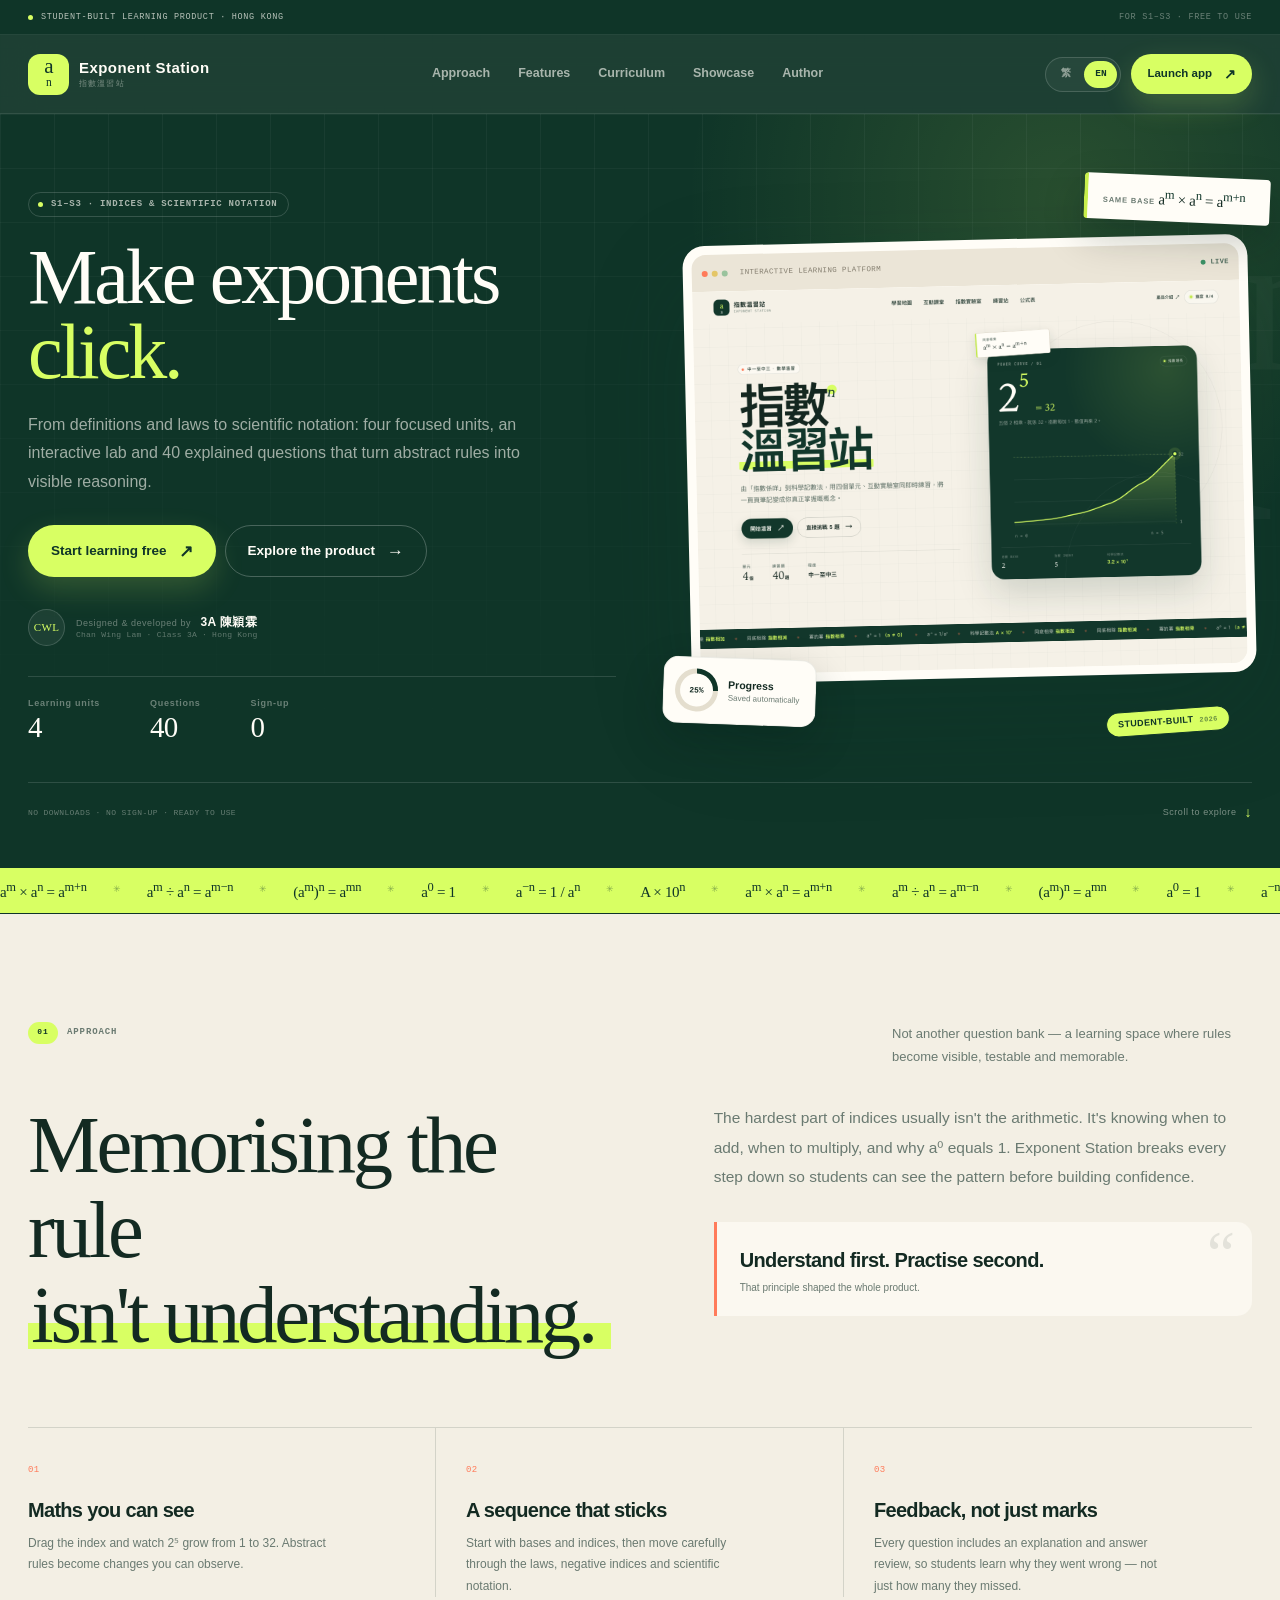
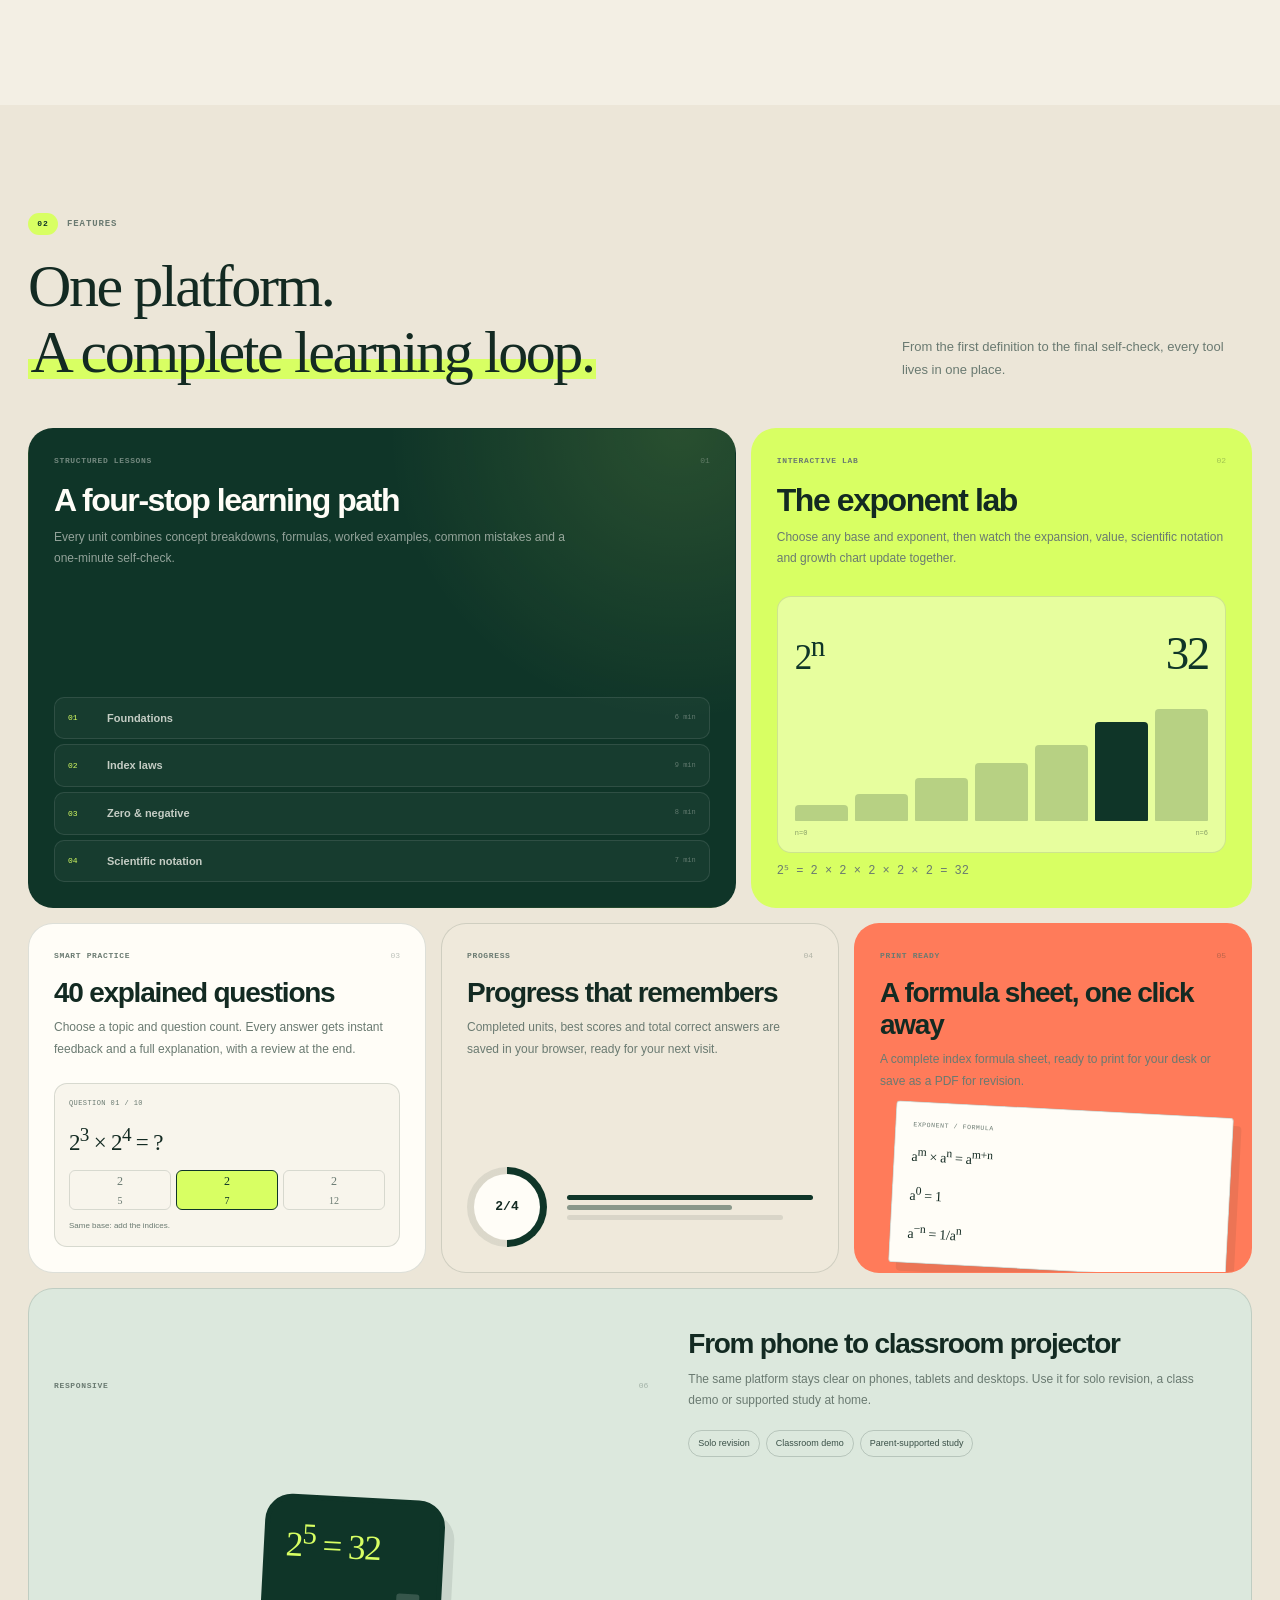
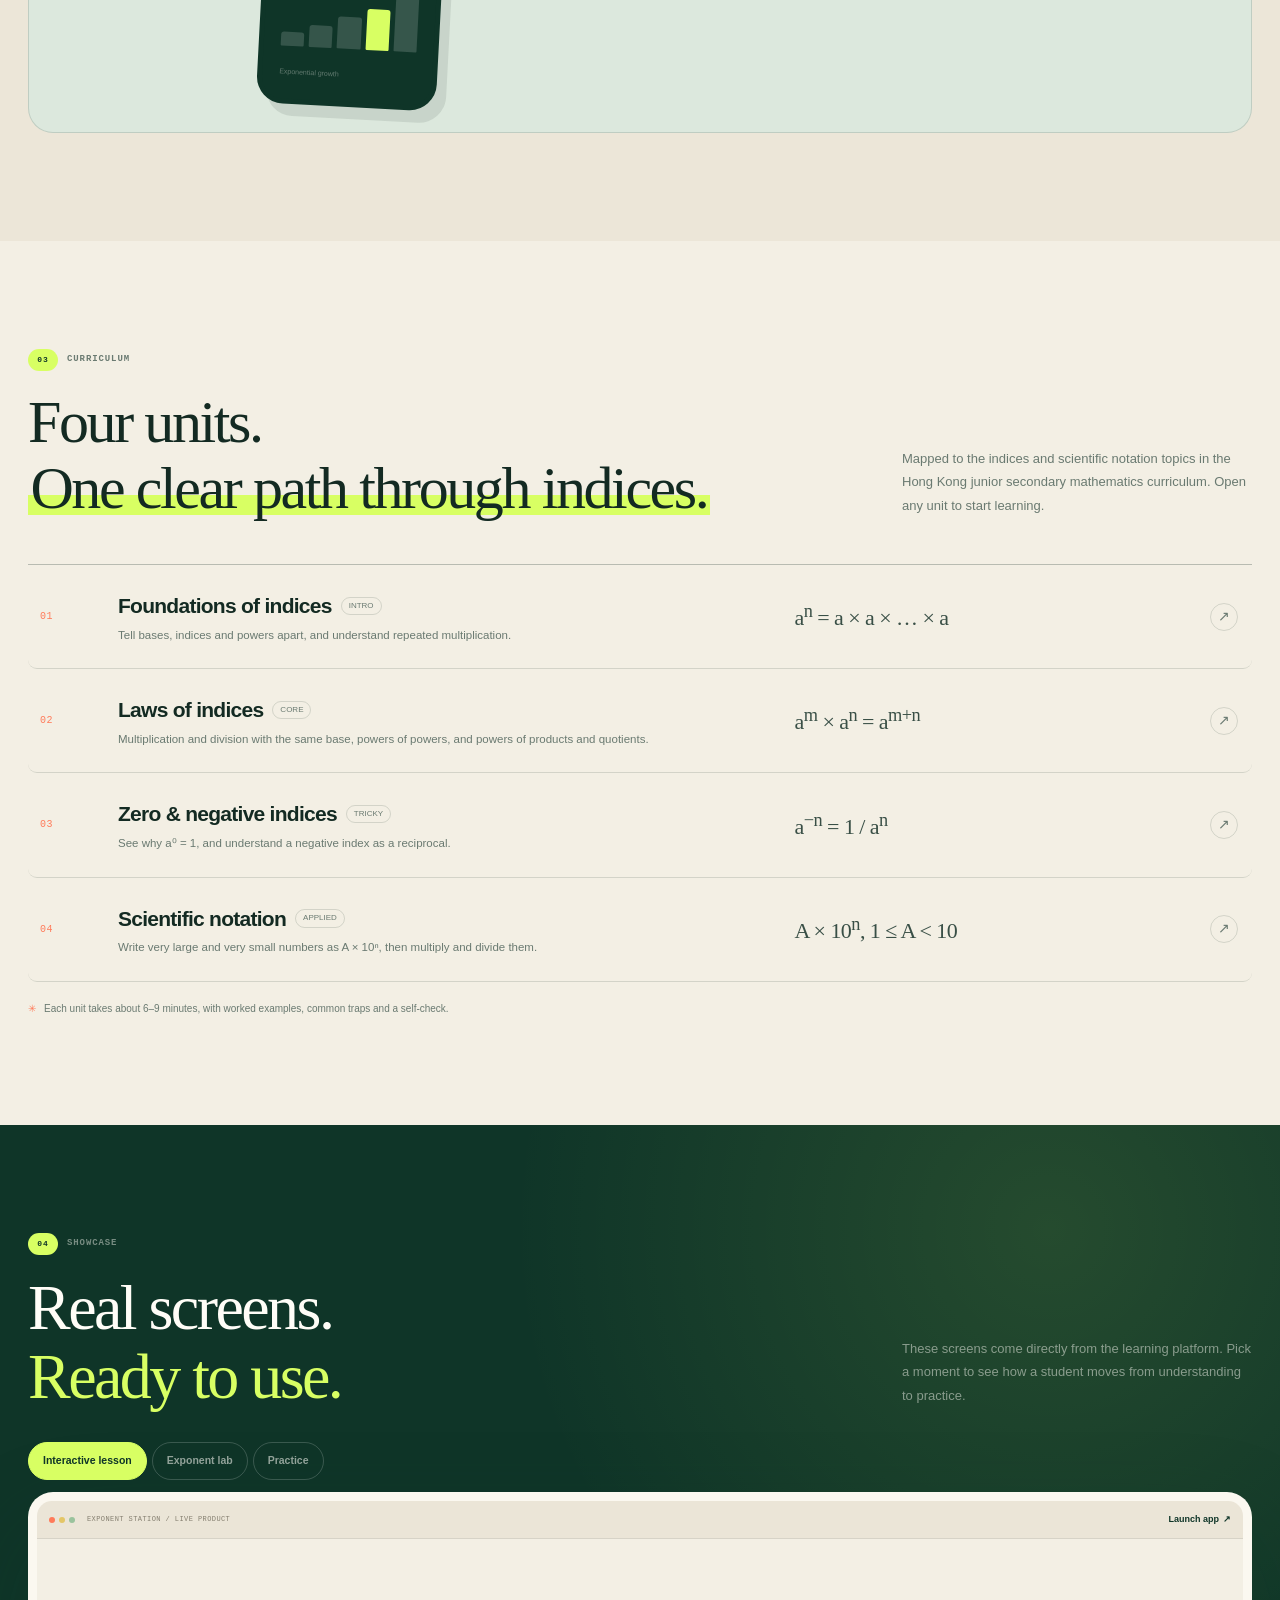
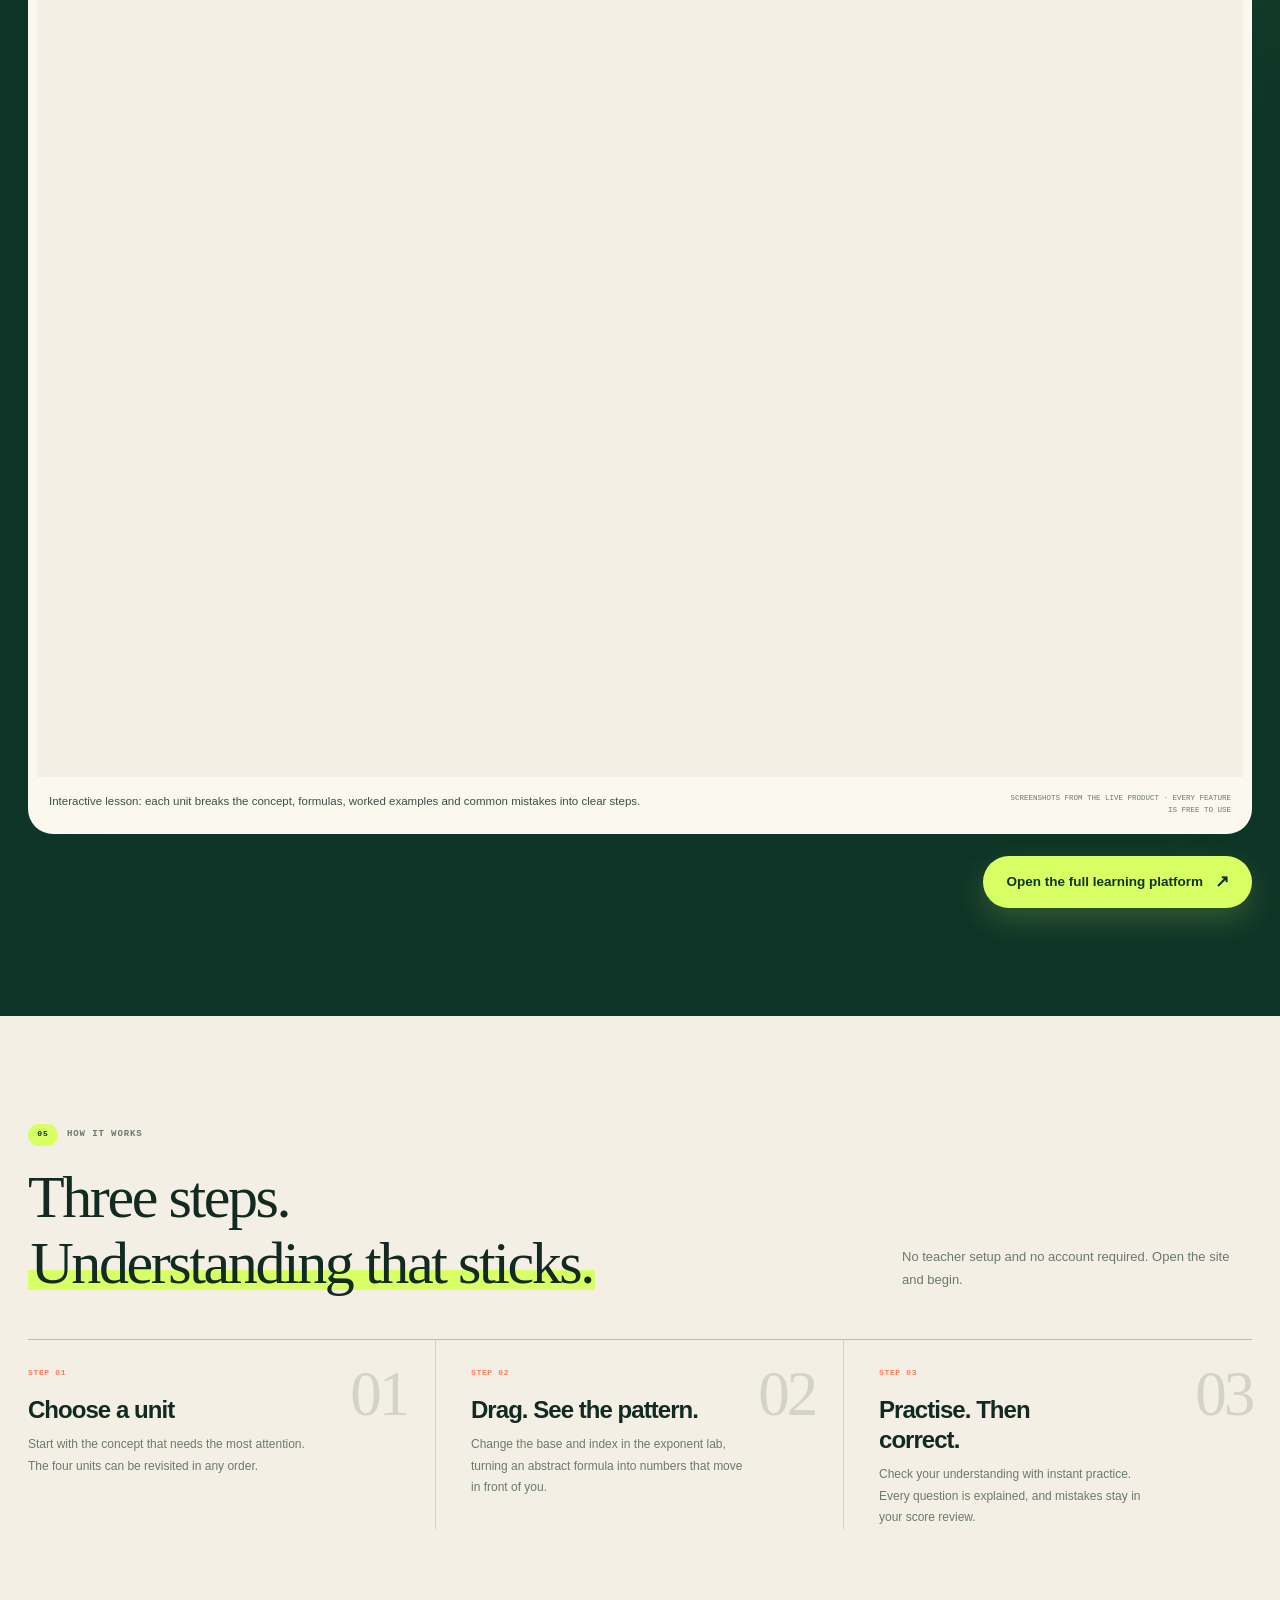
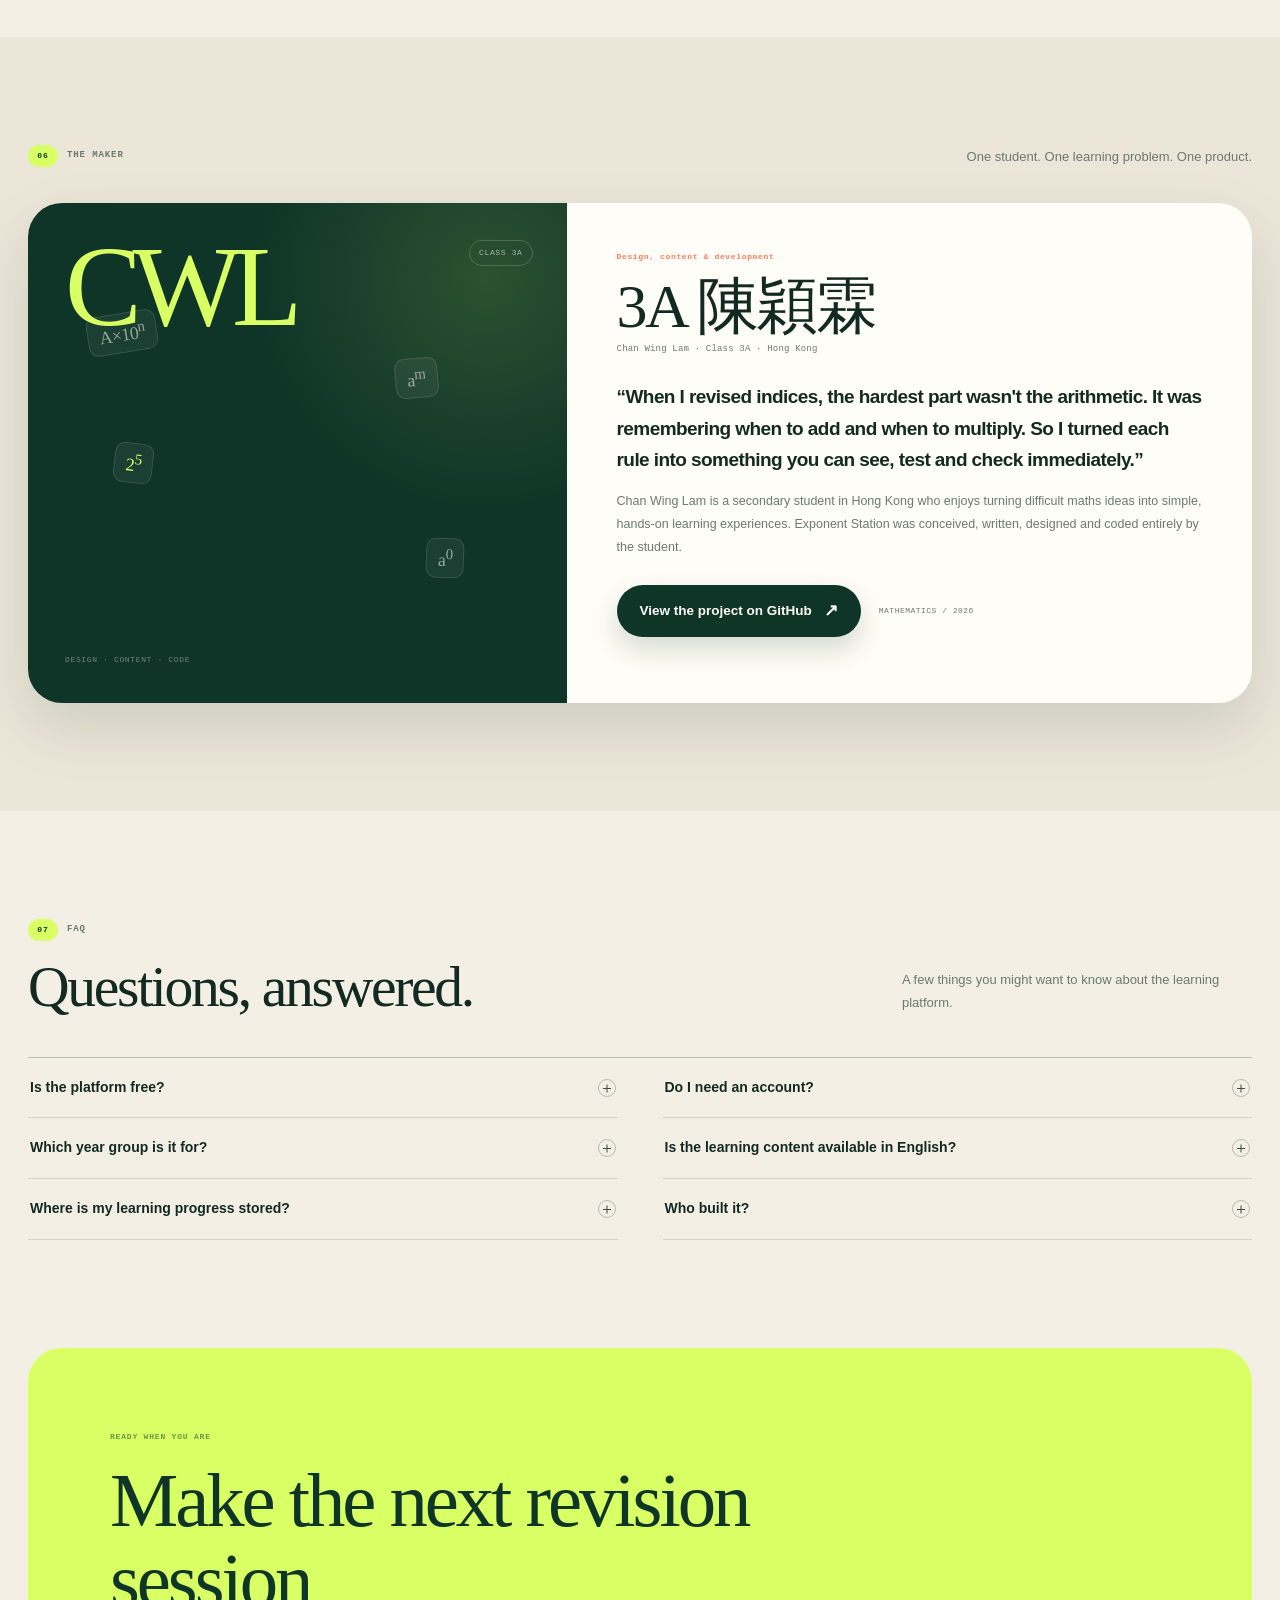
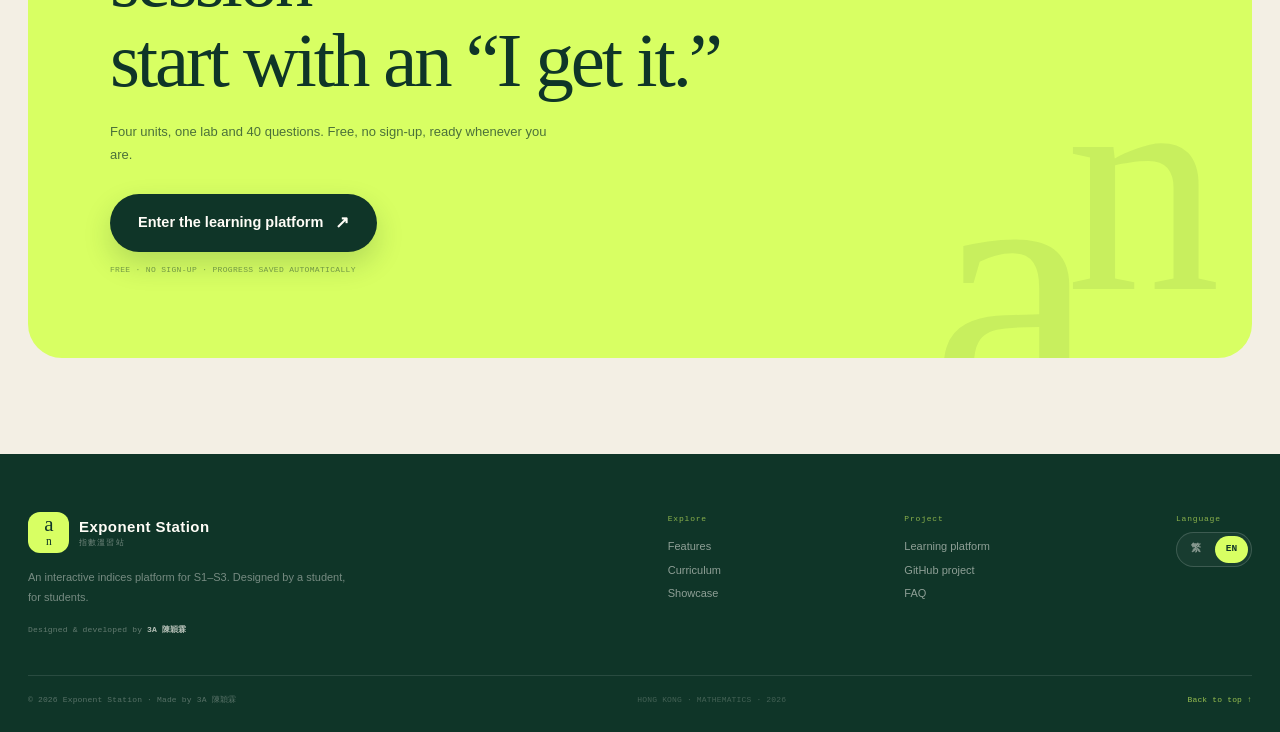
<file: index.html>
<!DOCTYPE html>
<html lang="zh-Hant-HK">
<head>
  <meta charset="UTF-8">
  <meta name="viewport" content="width=device-width, initial-scale=1.0">
  <title>指數溫習站｜中一至中三互動數學學習平台</title>
  <meta name="description" content="指數溫習站是一個為中一至中三學生設計的互動數學平台，涵蓋指數定律、零與負指數及科學記數法，配合指數實驗室、40 題即時練習與學習進度。由 3A 陳穎霖設計及開發。">
  <meta name="author" content="3A 陳穎霖">
  <meta name="theme-color" content="#0f3528">
  <link rel="canonical" href="https://s20240106-web.github.io/Mathematics-learning-website/">
  <link rel="alternate" hreflang="zh-Hant" href="https://s20240106-web.github.io/Mathematics-learning-website/?lang=zh">
  <link rel="alternate" hreflang="en" href="https://s20240106-web.github.io/Mathematics-learning-website/?lang=en">
  <meta property="og:title" content="指數溫習站｜中一至中三互動數學學習平台">
  <meta property="og:description" content="四個單元、互動指數實驗室、40 題即時練習。將指數由「唔明」變成「我識」。由 3A 陳穎霖設計及開發。">
  <meta property="og:type" content="website">
  <meta property="og:url" content="https://s20240106-web.github.io/Mathematics-learning-website/">
  <meta property="og:image" content="https://s20240106-web.github.io/Mathematics-learning-website/assets/social-preview.png">
  <meta property="og:image:alt" content="指數溫習站產品網站首頁">
  <meta property="og:locale" content="zh_HK">
  <meta property="og:locale:alternate" content="en_GB">
  <meta name="twitter:card" content="summary_large_image">
  <meta name="twitter:image" content="https://s20240106-web.github.io/Mathematics-learning-website/assets/social-preview.png">
  <link rel="icon" href="data:image/svg+xml,%3Csvg xmlns='http://www.w3.org/2000/svg' viewBox='0 0 64 64'%3E%3Crect width='64' height='64' rx='16' fill='%230f3528'/%3E%3Ctext x='13' y='45' font-family='Georgia,serif' font-size='38' fill='%23d8ff63'%3E2%3C/text%3E%3Ctext x='37' y='29' font-family='Georgia,serif' font-size='24' fill='%23fffdf7'%3E5%3C/text%3E%3C/svg%3E">
  <link rel="preload" as="image" href="assets/app-home.png" fetchpriority="high">
  <link rel="stylesheet" href="site.css">
  <script defer src="site.js"></script>
  <script type="application/ld+json">
  {
    "@context": "https://schema.org",
    "@type": "EducationalApplication",
    "name": "指數溫習站 / Exponent Station",
    "url": "https://s20240106-web.github.io/Mathematics-learning-website/",
    "applicationCategory": "EducationalApplication",
    "operatingSystem": "Web",
    "inLanguage": ["zh-Hant-HK", "en"],
    "description": "An interactive exponents and scientific notation revision platform for junior secondary students, featuring four learning units, an exponent lab, and 40 explained practice questions.",
    "author": {
      "@type": "Person",
      "name": "陳穎霖",
      "alternateName": "Chan Wing Lam"
    },
    "offers": {
      "@type": "Offer",
      "price": "0",
      "priceCurrency": "HKD"
    }
  }
  </script>
</head>
<body data-lang="zh">
  <a class="skip-link" href="#main" data-i18n="skip">跳至主要內容</a>

  <div class="announcement">
    <div class="container announcement-inner">
      <p><span class="announcement-dot" aria-hidden="true"></span><span data-i18n="announcementLeft">學生原創學習產品 · 香港</span></p>
      <p class="announcement-right" data-i18n="announcementRight">適合中一至中三 · 免費使用</p>
    </div>
  </div>

  <header class="site-header" id="siteHeader">
    <div class="container header-inner">
      <a class="brand" href="#top" aria-label="指數溫習站首頁" data-i18n-aria="brandHome">
        <span class="brand-mark" aria-hidden="true">a<sup>n</sup></span>
        <span class="brand-copy">
          <span class="brand-name" data-i18n="brandName">指數溫習站</span>
          <span class="brand-sub" data-i18n="brandSub">EXPONENT STATION</span>
        </span>
      </a>

      <nav class="desktop-nav" id="desktopNav" aria-label="主要導覽" data-i18n-aria="mainNavLabel">
        <a href="#why" data-i18n="navApproach">理念</a>
        <a href="#features" data-i18n="navFeatures">功能</a>
        <a href="#curriculum" data-i18n="navCurriculum">課程</a>
        <a href="#showcase" data-i18n="navShowcase">示範</a>
        <a href="#author" data-i18n="navAuthor">作者</a>
      </nav>

      <div class="header-actions">
        <div class="lang-toggle" role="group" aria-label="選擇語言" data-i18n-aria="langLabel">
          <button class="lang-btn" type="button" data-lang="zh" aria-pressed="true" aria-label="繁體中文">繁</button>
          <button class="lang-btn" type="button" data-lang="en" aria-pressed="false" aria-label="English">EN</button>
        </div>
        <a class="btn btn-lime btn-header" href="app/">
          <span data-i18n="headerCta">開啟平台</span>
          <span class="btn-arrow" aria-hidden="true">↗</span>
        </a>
        <button class="menu-btn" id="menuBtn" type="button" aria-expanded="false" aria-controls="mobileNav" aria-label="開啟選單" data-i18n-aria="menuOpen">
          <span></span><span></span>
        </button>
      </div>
    </div>

    <nav class="mobile-nav" id="mobileNav" aria-label="流動選單" data-i18n-aria="mobileNavLabel">
      <a href="#why" data-i18n="navApproach">理念</a>
      <a href="#features" data-i18n="navFeatures">功能</a>
      <a href="#curriculum" data-i18n="navCurriculum">課程</a>
      <a href="#showcase" data-i18n="navShowcase">示範</a>
      <a href="#author" data-i18n="navAuthor">作者</a>
      <a href="app/" class="mobile-nav-cta">
        <span data-i18n="headerCta">開啟平台</span>
        <span aria-hidden="true">↗</span>
      </a>
    </nav>
  </header>

  <main id="main">
    <section class="hero" id="top">
      <div class="hero-grid-bg" aria-hidden="true"></div>
      <span class="hero-watermark" aria-hidden="true">a<sup>n</sup></span>
      <div class="container hero-inner">
        <div class="hero-copy">
          <p class="eyebrow"><span class="eyebrow-dot" aria-hidden="true"></span><span data-i18n="heroEyebrow">中一至中三 · 指數與科學記數法</span></p>
          <h1 class="hero-title">
            <span class="hero-title-line" data-i18n="heroTitle1">讓指數，</span>
            <span class="hero-title-line hero-accent" data-i18n="heroTitle2">真正入腦。</span>
          </h1>
          <p class="hero-lead" data-i18n="heroLead">由定義、定律到科學記數法：四個單元、互動實驗室與 40 題即時練習，將抽象規則變成看得見的推理。</p>
          <div class="hero-actions">
            <a class="btn btn-lime" href="app/">
              <span data-i18n="ctaStart">免費開始學習</span>
              <span class="btn-arrow" aria-hidden="true">↗</span>
            </a>
            <a class="btn btn-ghost-light" href="#features">
              <span data-i18n="ctaExplore">探索產品</span>
              <span class="btn-arrow" aria-hidden="true">→</span>
            </a>
          </div>

          <div class="hero-author">
            <span class="author-avatar" aria-hidden="true">CWL</span>
            <p>
              <span class="hero-author-label" data-i18n="heroAuthorLabel">設計及開發</span>
              <strong>3A 陳穎霖</strong>
              <span class="hero-author-role">Chan Wing Lam · <span data-i18n="heroAuthorRole">3A 班 · 香港</span></span>
            </p>
          </div>

          <dl class="hero-stats">
            <div><dt data-i18n="heroStatUnits">學習單元</dt><dd>4</dd></div>
            <div><dt data-i18n="heroStatQuestions">練習題</dt><dd>40</dd></div>
            <div><dt data-i18n="heroStatSignup">註冊</dt><dd data-i18n="heroStatSignupValue">零</dd></div>
          </dl>
        </div>

        <div class="hero-visual">
          <div class="product-frame">
            <div class="window-chrome">
              <span class="window-dots" aria-hidden="true"><i></i><i></i><i></i></span>
              <span class="window-label" data-i18n="browserLabel">互動學習平台</span>
              <span class="window-live"><i aria-hidden="true"></i>LIVE</span>
            </div>
            <div class="product-shot-wrap">
              <img class="product-shot" src="assets/app-home.png" alt="指數溫習站學習平台首頁，展示指數增長圖表與學習進度" data-i18n-alt="heroImageAlt">
            </div>
          </div>

          <div class="float-card float-progress">
            <div class="progress-dial" aria-hidden="true"><span>25%</span></div>
            <div>
              <strong data-i18n="floatProgress">學習進度</strong>
              <small data-i18n="floatProgressSub">自動儲存</small>
            </div>
          </div>

          <div class="float-card float-formula">
            <span data-i18n="floatFormula">同底相乘</span>
            a<sup>m</sup> × a<sup>n</sup> = a<sup>m+n</sup>
          </div>

          <span class="student-sticker"><span data-i18n="heroSticker">學生原創</span><b>2026</b></span>
        </div>
      </div>

      <div class="container hero-bottom">
        <span class="hero-bottom-note" data-i18n="heroFootnote">無需下載 · 無需註冊 · 即開即用</span>
        <a class="scroll-cue" href="#why"><span data-i18n="scrollHint">向下探索</span><span aria-hidden="true">↓</span></a>
      </div>
    </section>

    <div class="concept-ticker" aria-hidden="true">
      <div class="concept-ticker-track">
        <span>a<sup>m</sup> × a<sup>n</sup> = a<sup>m+n</sup></span><i>✳</i>
        <span>a<sup>m</sup> ÷ a<sup>n</sup> = a<sup>m−n</sup></span><i>✳</i>
        <span>(a<sup>m</sup>)<sup>n</sup> = a<sup>mn</sup></span><i>✳</i>
        <span>a<sup>0</sup> = 1</span><i>✳</i>
        <span>a<sup>−n</sup> = 1 / a<sup>n</sup></span><i>✳</i>
        <span>A × 10<sup>n</sup></span><i>✳</i>
        <span>a<sup>m</sup> × a<sup>n</sup> = a<sup>m+n</sup></span><i>✳</i>
        <span>a<sup>m</sup> ÷ a<sup>n</sup> = a<sup>m−n</sup></span><i>✳</i>
        <span>(a<sup>m</sup>)<sup>n</sup> = a<sup>mn</sup></span><i>✳</i>
        <span>a<sup>0</sup> = 1</span><i>✳</i>
        <span>a<sup>−n</sup> = 1 / a<sup>n</sup></span><i>✳</i>
        <span>A × 10<sup>n</sup></span><i>✳</i>
      </div>
    </div>

    <section class="section why" id="why">
      <div class="container">
        <div class="section-index">
          <p class="kicker"><span>01</span><span data-i18n="whyKicker">理念</span></p>
          <p class="section-side" data-i18n="whySide">不是再多一個題庫，而是一個讓規則變得可見、可試、可記住的學習空間。</p>
        </div>

        <div class="why-grid">
          <h2 class="why-title">
            <span data-i18n="whyTitle1">背完公式，</span>
            <span class="underline" data-i18n="whyTitle2">唔等於明白。</span>
          </h2>
          <div class="why-copy">
            <p data-i18n="whyLead">指數最難的地方，往往不是計算，而是分辨幾時相加、幾時相乘，以及為甚麼 a⁰ 會等於 1。指數溫習站把每一步拆開，讓學生先看見規律，再建立信心。</p>
            <div class="why-quote">
              <span class="quote-mark" aria-hidden="true">“</span>
              <p data-i18n="whyQuote">先理解，後練習。</p>
              <small data-i18n="whyQuoteSub">這是整個產品的設計起點。</small>
            </div>
          </div>
        </div>

        <div class="principles">
          <article class="principle">
            <span class="principle-num">01</span>
            <h3 data-i18n="principle1Title">看得見的數學</h3>
            <p data-i18n="principle1Body">拖動指數，看着 2⁵ 由 1 增長到 32。抽象規則變成可以觀察的變化。</p>
          </article>
          <article class="principle">
            <span class="principle-num">02</span>
            <h3 data-i18n="principle2Title">有次序的課程</h3>
            <p data-i18n="principle2Body">由底數與指數開始，逐層走到定律、負指數與科學記數法，不跳步。</p>
          </article>
          <article class="principle">
            <span class="principle-num">03</span>
            <h3 data-i18n="principle3Title">有回饋的練習</h3>
            <p data-i18n="principle3Body">每一題都有解釋與答案回顧，讓學生知道自己為甚麼錯，而不只是錯了幾題。</p>
          </article>
        </div>
      </div>
    </section>

    <section class="section features" id="features">
      <div class="container">
        <div class="section-heading">
          <div>
            <p class="kicker"><span>02</span><span data-i18n="featuresKicker">產品功能</span></p>
            <h2>
              <span data-i18n="featuresTitle1">一個平台，</span>
              <span class="underline" data-i18n="featuresTitle2">完整的學習循環。</span>
            </h2>
          </div>
          <p class="section-lead" data-i18n="featuresLead">由第一條定義，到最後一次自我檢查，所有工具都放在同一個地方。</p>
        </div>

        <div class="feature-grid">
          <article class="feature feature-dark feature-wide">
            <div class="feature-topline">
              <span class="feature-tag" data-i18n="feature1Tag">STRUCTURED LESSONS</span>
              <span class="feature-index">01</span>
            </div>
            <h3 data-i18n="feature1Title">四站式學習路徑</h3>
            <p data-i18n="feature1Body">每個單元都有概念拆解、公式、例題、常見錯誤與一分鐘自測，讓學生按自己的節奏完成。</p>
            <div class="lesson-stack" aria-hidden="true">
              <div class="lesson-stack-item"><span>01</span><b data-i18n="featureUnit1">指數基礎</b><i data-i18n="featureTime1">6 分鐘</i></div>
              <div class="lesson-stack-item"><span>02</span><b data-i18n="featureUnit2">指數定律</b><i data-i18n="featureTime2">9 分鐘</i></div>
              <div class="lesson-stack-item"><span>03</span><b data-i18n="featureUnit3">零與負指數</b><i data-i18n="featureTime3">8 分鐘</i></div>
              <div class="lesson-stack-item"><span>04</span><b data-i18n="featureUnit4">科學記數法</b><i data-i18n="featureTime4">7 分鐘</i></div>
            </div>
          </article>

          <article class="feature feature-lime">
            <div class="feature-topline">
              <span class="feature-tag" data-i18n="feature2Tag">INTERACTIVE LAB</span>
              <span class="feature-index">02</span>
            </div>
            <h3 data-i18n="feature2Title">指數實驗室</h3>
            <p data-i18n="feature2Body">自由選擇底數與指數，即時觀察展開式、數值、科學記數法與增長圖表。</p>
            <div class="lab-visual" aria-hidden="true">
              <div class="lab-visual-head"><span>2<sup>n</sup></span><strong>32</strong></div>
              <div class="lab-bars">
                <i style="--h: 14%"></i><i style="--h: 24%"></i><i style="--h: 38%"></i><i style="--h: 52%"></i><i style="--h: 68%"></i><i class="is-on" style="--h: 88%"></i><i style="--h: 100%"></i>
              </div>
              <div class="lab-axis"><span>n=0</span><span>n=6</span></div>
            </div>
            <p class="feature-caption" data-i18n="feature2Caption">2⁵ = 2 × 2 × 2 × 2 × 2 = 32</p>
          </article>

          <article class="feature feature-paper">
            <div class="feature-topline">
              <span class="feature-tag" data-i18n="feature3Tag">SMART PRACTICE</span>
              <span class="feature-index">03</span>
            </div>
            <h3 data-i18n="feature3Title">40 題即時練習</h3>
            <p data-i18n="feature3Body">自選範圍與題量，每題即時批改並附完整解釋；完成後有成績與錯題回顧。</p>
            <div class="mini-quiz" aria-hidden="true">
              <span class="mini-quiz-label" data-i18n="miniQuizLabel">題目 01 / 10</span>
              <strong>2<sup>3</sup> × 2<sup>4</sup> = ?</strong>
              <div class="mini-options">
                <span>2<sup>5</sup></span>
                <span class="mini-correct">2<sup>7</sup></span>
                <span>2<sup>12</sup></span>
              </div>
              <small data-i18n="miniQuizHint">同底相乘，指數相加。</small>
            </div>
          </article>

          <article class="feature feature-cream">
            <div class="feature-topline">
              <span class="feature-tag" data-i18n="feature4Tag">PROGRESS</span>
              <span class="feature-index">04</span>
            </div>
            <h3 data-i18n="feature4Title">進度會自己記住</h3>
            <p data-i18n="feature4Body">單元完成度、最佳成績與累積答對題數自動儲存在瀏覽器，下次回來即可繼續。</p>
            <div class="progress-visual" aria-hidden="true">
              <div class="progress-ring"><span>2/4</span></div>
              <div class="progress-lines"><i></i><i></i><i></i></div>
            </div>
          </article>

          <article class="feature feature-coral">
            <div class="feature-topline">
              <span class="feature-tag" data-i18n="feature5Tag">PRINT READY</span>
              <span class="feature-index">05</span>
            </div>
            <h3 data-i18n="feature5Title">公式表，一按即印</h3>
            <p data-i18n="feature5Body">整理齊全的指數速查表，適合列印貼在書桌前，或儲存成 PDF 溫習。</p>
            <div class="paper-stack" aria-hidden="true">
              <div class="paper-sheet">
                <span>EXPONENT / FORMULA</span>
                <b>a<sup>m</sup> × a<sup>n</sup> = a<sup>m+n</sup></b>
                <b>a<sup>0</sup> = 1</b>
                <b>a<sup>−n</sup> = 1/a<sup>n</sup></b>
              </div>
            </div>
          </article>

          <article class="feature feature-wide feature-sage">
            <div class="feature-topline">
              <span class="feature-tag" data-i18n="feature6Tag">RESPONSIVE</span>
              <span class="feature-index">06</span>
            </div>
            <div class="responsive-copy">
              <h3 data-i18n="feature6Title">由手機到課室投影</h3>
              <p data-i18n="feature6Body">同一個平台，在手機、平板與桌面都保持清晰。無論自學、課堂示範或家長伴讀，都可以即開即用。</p>
              <ul class="tag-list">
                <li data-i18n="feature6Bullet1">手機自學</li>
                <li data-i18n="feature6Bullet2">課堂投影</li>
                <li data-i18n="feature6Bullet3">家長伴讀</li>
              </ul>
            </div>
            <div class="phone-stack" aria-hidden="true">
              <div class="phone-screen">
                <span>2<sup>5</sup> = 32</span>
                <div class="phone-bars"><i></i><i></i><i></i><i></i><i></i></div>
                <small data-i18n="phoneCaption">指數增長</small>
              </div>
            </div>
          </article>
        </div>
      </div>
    </section>

    <section class="section curriculum" id="curriculum">
      <div class="container">
        <div class="section-heading">
          <div>
            <p class="kicker"><span>03</span><span data-i18n="curriculumKicker">課程範圍</span></p>
            <h2>
              <span data-i18n="curriculumTitle1">四個單元，</span>
              <span class="underline" data-i18n="curriculumTitle2">一條清晰的指數路徑。</span>
            </h2>
          </div>
          <p class="section-lead" data-i18n="curriculumLead">對應香港初中數學課程中的指數與科學記數法單元。點擊任何單元，直接跳到學習平台開始。</p>
        </div>

        <div class="curriculum-list">
          <a class="curriculum-row" href="app/?unit=basics#lesson">
            <span class="curriculum-num">01</span>
            <div class="curriculum-body">
              <div class="curriculum-title-row"><h3 data-i18n="unit1Title">指數基礎</h3><span class="curriculum-tag" data-i18n="unit1Tag">入門</span></div>
              <p data-i18n="unit1Desc">分清楚底數、指數與冪，理解重複相乘的意義。</p>
            </div>
            <div class="curriculum-formula">a<sup>n</sup> = a × a × … × a</div>
            <span class="curriculum-arrow" aria-hidden="true">↗</span>
          </a>
          <a class="curriculum-row" href="app/?unit=laws#lesson">
            <span class="curriculum-num">02</span>
            <div class="curriculum-body">
              <div class="curriculum-title-row"><h3 data-i18n="unit2Title">指數定律</h3><span class="curriculum-tag" data-i18n="unit2Tag">核心</span></div>
              <p data-i18n="unit2Desc">同底相乘、同底相除、冪的冪，以及積與商的次方。</p>
            </div>
            <div class="curriculum-formula">a<sup>m</sup> × a<sup>n</sup> = a<sup>m+n</sup></div>
            <span class="curriculum-arrow" aria-hidden="true">↗</span>
          </a>
          <a class="curriculum-row" href="app/?unit=negative#lesson">
            <span class="curriculum-num">03</span>
            <div class="curriculum-body">
              <div class="curriculum-title-row"><h3 data-i18n="unit3Title">零與負指數</h3><span class="curriculum-tag" data-i18n="unit3Tag">易錯</span></div>
              <p data-i18n="unit3Desc">用規律解釋 a⁰ = 1，理解負指數就是倒數。</p>
            </div>
            <div class="curriculum-formula">a<sup>−n</sup> = 1 / a<sup>n</sup></div>
            <span class="curriculum-arrow" aria-hidden="true">↗</span>
          </a>
          <a class="curriculum-row" href="app/?unit=notation#lesson">
            <span class="curriculum-num">04</span>
            <div class="curriculum-body">
              <div class="curriculum-title-row"><h3 data-i18n="unit4Title">科學記數法</h3><span class="curriculum-tag" data-i18n="unit4Tag">應用</span></div>
              <p data-i18n="unit4Desc">以 A × 10ⁿ 表示極大與極小的數，並進行乘除運算。</p>
            </div>
            <div class="curriculum-formula">A × 10<sup>n</sup>, 1 ≤ A &lt; 10</div>
            <span class="curriculum-arrow" aria-hidden="true">↗</span>
          </a>
        </div>
        <p class="curriculum-note"><span aria-hidden="true">✳</span><span data-i18n="curriculumNote">每個單元約 6–9 分鐘，附例題、易錯位與自測。</span></p>
      </div>
    </section>

    <section class="section showcase" id="showcase">
      <div class="container">
        <div class="showcase-head">
          <div>
            <p class="kicker kicker-light"><span>04</span><span data-i18n="showcaseKicker">產品示範</span></p>
            <h2>
              <span data-i18n="showcaseTitle1">真實畫面，</span>
              <span class="showcase-accent" data-i18n="showcaseTitle2">即開即用。</span>
            </h2>
          </div>
          <p class="section-lead" data-i18n="showcaseLead">以下畫面直接來自學習平台。揀一個環節，看看學生如何由理解走到練習。</p>
        </div>

        <div class="demo-tabs" role="tablist" aria-label="產品示範" data-i18n-aria="demoTabsLabel">
          <button class="demo-tab" id="tab-lesson" type="button" role="tab" aria-selected="true" aria-controls="demoPanel" data-demo="lesson" data-i18n="tabLesson">互動課堂</button>
          <button class="demo-tab" id="tab-lab" type="button" role="tab" aria-selected="false" aria-controls="demoPanel" tabindex="-1" data-demo="lab" data-i18n="tabLab">指數實驗室</button>
          <button class="demo-tab" id="tab-practice" type="button" role="tab" aria-selected="false" aria-controls="demoPanel" tabindex="-1" data-demo="practice" data-i18n="tabPractice">練習站</button>
        </div>

        <div class="demo-frame">
          <div class="demo-browser">
            <span class="window-dots" aria-hidden="true"><i></i><i></i><i></i></span>
            <span class="demo-browser-label">EXPONENT STATION / LIVE PRODUCT</span>
            <a href="app/" class="demo-open" target="_top"><span data-i18n="headerCta">開啟平台</span><span aria-hidden="true">↗</span></a>
          </div>
          <div class="demo-stage" id="demoPanel" role="tabpanel" aria-labelledby="tab-lesson" aria-live="polite">
            <img id="demoImage" src="assets/app-lesson.png" alt="指數溫習站互動課堂畫面" data-i18n-alt="demoAltLesson" decoding="async">
          </div>
          <div class="demo-footer">
            <p id="demoCaption" data-i18n="demoCaptionLesson">互動課堂：每個單元由概念、公式、例題到易錯位，逐格拆解。</p>
            <span data-i18n="showcaseNote">示範為真實產品截圖 · 所有功能均可免費使用</span>
          </div>
        </div>

        <div class="showcase-cta">
          <a class="btn btn-lime" href="app/">
            <span data-i18n="showcaseCta">開啟完整學習平台</span>
            <span class="btn-arrow" aria-hidden="true">↗</span>
          </a>
        </div>
      </div>
    </section>

    <section class="section how" id="how">
      <div class="container">
        <div class="section-heading">
          <div>
            <p class="kicker"><span>05</span><span data-i18n="howKicker">如何使用</span></p>
            <h2>
              <span data-i18n="howTitle1">三個步驟，</span>
              <span class="underline" data-i18n="howTitle2">建立真正的理解。</span>
            </h2>
          </div>
          <p class="section-lead" data-i18n="howLead">不需要老師在旁設定，也不需要建立帳戶。打開網站，就可以開始。</p>
        </div>

        <div class="steps">
          <article class="step">
            <span class="step-num">01</span>
            <p class="step-tag" data-i18n="step1Tag">STEP 01</p>
            <h3 data-i18n="step1Title">揀一個單元</h3>
            <p data-i18n="step1Body">由最需要鞏固的概念開始。四個單元可以按任何次序重溫。</p>
          </article>
          <article class="step">
            <span class="step-num">02</span>
            <p class="step-tag" data-i18n="step2Tag">STEP 02</p>
            <h3 data-i18n="step2Title">拉一拉，看見規律</h3>
            <p data-i18n="step2Body">在指數實驗室改變底數與指數，將抽象公式變成眼前變化的數字。</p>
          </article>
          <article class="step">
            <span class="step-num">03</span>
            <p class="step-tag" data-i18n="step3Tag">STEP 03</p>
            <h3 data-i18n="step3Title">練習，然後修正</h3>
            <p data-i18n="step3Body">用即時練習檢查理解。每題都有解釋，錯題會保留在成績回顧中。</p>
          </article>
        </div>
      </div>
    </section>

    <section class="section author" id="author">
      <div class="container">
        <div class="section-index">
          <p class="kicker"><span>06</span><span data-i18n="authorKicker">作者</span></p>
          <p class="section-side" data-i18n="authorKickerSide">一個學生，將一個學習難題變成產品。</p>
        </div>

        <div class="author-card">
          <div class="author-portrait">
            <span class="author-initials" aria-hidden="true">CWL</span>
            <span class="author-class" data-i18n="authorClassBadge">CLASS 3A</span>
            <div class="author-orbit" aria-hidden="true">
              <span>a<sup>m</sup></span><span>2<sup>5</sup></span><span>a<sup>0</sup></span><span>A×10<sup>n</sup></span>
            </div>
            <span class="portrait-note" data-i18n="authorPortraitNote">設計 · 內容 · 程式</span>
          </div>
          <div class="author-copy">
            <p class="author-role" data-i18n="authorRole">設計、內容及開發</p>
            <h2>3A 陳穎霖</h2>
            <p class="author-en">Chan Wing Lam · <span data-i18n="authorClass">3A 班 · 香港</span></p>
            <blockquote data-i18n="authorQuote">「我發現自己溫指數時，最難不是計數，而是記住幾時加、幾時乘。所以我把每個規則做成可以看、可以試、可以即刻檢查的工具。」</blockquote>
            <p class="author-bio" data-i18n="authorBio">陳穎霖是香港中三學生，喜歡將艱深的數學概念拆成簡單、可操作的學習體驗。指數溫習站由構思、內容、設計到程式碼，均由他一手完成。</p>
            <div class="author-actions">
              <a class="btn btn-dark" href="https://github.com/s20240106-web/Mathematics-learning-website" target="_blank" rel="noopener">
                <span data-i18n="authorLink">在 GitHub 查看專案</span>
                <span class="btn-arrow" aria-hidden="true">↗</span>
              </a>
              <span class="author-subject">MATHEMATICS / 2026</span>
            </div>
          </div>
        </div>
      </div>
    </section>

    <section class="section faq" id="faq">
      <div class="container">
        <div class="faq-heading">
          <div>
            <p class="kicker"><span>07</span><span data-i18n="faqKicker">常見問題</span></p>
            <h2 data-i18n="faqTitle">還有問題？</h2>
          </div>
          <p class="section-lead" data-i18n="faqLead">關於這個學習平台，你可能想知的事。</p>
        </div>

        <div class="faq-grid">
          <details class="faq-item">
            <summary><span data-i18n="faq1Q">這個平台收費嗎？</span><i aria-hidden="true"></i></summary>
            <p data-i18n="faq1A">完全免費。指數溫習站是一個學生原創的學習項目，沒有訂閱、付款或隱藏收費。</p>
          </details>
          <details class="faq-item">
            <summary><span data-i18n="faq2Q">需要註冊帳戶嗎？</span><i aria-hidden="true"></i></summary>
            <p data-i18n="faq2A">不需要。打開網站就可以使用；學習進度會自動儲存在你的瀏覽器。</p>
          </details>
          <details class="faq-item">
            <summary><span data-i18n="faq3Q">適合哪個年級？</span><i aria-hidden="true"></i></summary>
            <p data-i18n="faq3A">主要為中一至中三學生而設，對應香港初中數學課程的指數與科學記數法單元。</p>
          </details>
          <details class="faq-item">
            <summary><span data-i18n="faq4Q">學習內容有英文版嗎？</span><i aria-hidden="true"></i></summary>
            <p data-i18n="faq4A">學習平台的課程與題目以繁體中文編寫，配合香港初中課堂；這個產品介紹網站則提供繁體中文及英文版本。</p>
          </details>
          <details class="faq-item">
            <summary><span data-i18n="faq5Q">我的學習進度會去哪裡？</span><i aria-hidden="true"></i></summary>
            <p data-i18n="faq5A">進度只儲存在你的瀏覽器 localStorage，不會上傳到伺服器。更換裝置或清除瀏覽器資料後，進度會重新開始。</p>
          </details>
          <details class="faq-item">
            <summary><span data-i18n="faq6Q">是誰開發的？</span><i aria-hidden="true"></i></summary>
            <p data-i18n="faq6A">指數溫習站由 3A 陳穎霖設計及開發，涵蓋內容、視覺設計與前端程式。</p>
          </details>
        </div>
      </div>
    </section>

    <section class="final-cta">
      <div class="container">
        <div class="final-card">
          <span class="final-watermark" aria-hidden="true">a<sup>n</sup></span>
          <p class="final-kicker" data-i18n="finalKicker">READY WHEN YOU ARE</p>
          <h2>
            <span data-i18n="finalTitle1">下一次溫習，</span>
            <span data-i18n="finalTitle2">由一個「我明喇」開始。</span>
          </h2>
          <p class="final-body" data-i18n="finalBody">四個單元、一個實驗室、40 題練習。免費、免註冊，現在就可以開始。</p>
          <a class="btn btn-dark btn-large" href="app/">
            <span data-i18n="finalCta">進入學習平台</span>
            <span class="btn-arrow" aria-hidden="true">↗</span>
          </a>
          <p class="final-meta" data-i18n="finalMeta">免費 · 無需註冊 · 進度自動儲存</p>
        </div>
      </div>
    </section>
  </main>

  <footer class="site-footer">
    <div class="container">
      <div class="footer-top">
        <div class="footer-brand">
          <a class="brand brand-footer" href="#top">
            <span class="brand-mark" aria-hidden="true">a<sup>n</sup></span>
            <span class="brand-copy">
              <span class="brand-name" data-i18n="brandName">指數溫習站</span>
              <span class="brand-sub" data-i18n="brandSub">EXPONENT STATION</span>
            </span>
          </a>
          <p data-i18n="footerTagline">為中一至中三而設的互動指數學習平台。由學生設計，為學生而做。</p>
          <p class="footer-credit"><span data-i18n="footerCredit">設計及開發</span> <strong>3A 陳穎霖</strong></p>
        </div>

        <div class="footer-links">
          <div>
            <span data-i18n="footerExplore">探索</span>
            <a href="#features" data-i18n="navFeatures">功能</a>
            <a href="#curriculum" data-i18n="navCurriculum">課程</a>
            <a href="#showcase" data-i18n="navShowcase">示範</a>
          </div>
          <div>
            <span data-i18n="footerProject">專案</span>
            <a href="app/" data-i18n="footerApp">學習平台</a>
            <a href="https://github.com/s20240106-web/Mathematics-learning-website" target="_blank" rel="noopener" data-i18n="footerGithub">GitHub 專案</a>
            <a href="#faq" data-i18n="navFaq">常見問題</a>
          </div>
        </div>

        <div class="footer-lang">
          <span data-i18n="footerLanguage">語言</span>
          <div class="lang-toggle lang-toggle-footer" role="group" aria-label="選擇語言" data-i18n-aria="langLabel">
            <button class="lang-btn" type="button" data-lang="zh" aria-pressed="true" aria-label="繁體中文">繁</button>
            <button class="lang-btn" type="button" data-lang="en" aria-pressed="false" aria-label="English">EN</button>
          </div>
        </div>
      </div>

      <div class="footer-bottom">
        <span data-i18n="footerCopyright">© 2026 指數溫習站 · 由 3A 陳穎霖製作</span>
        <span class="footer-made">HONG KONG · MATHEMATICS · 2026</span>
        <a href="#top" data-i18n="footerBackTop">返回頂部 ↑</a>
      </div>
    </div>
  </footer>
</body>
</html>
</file>
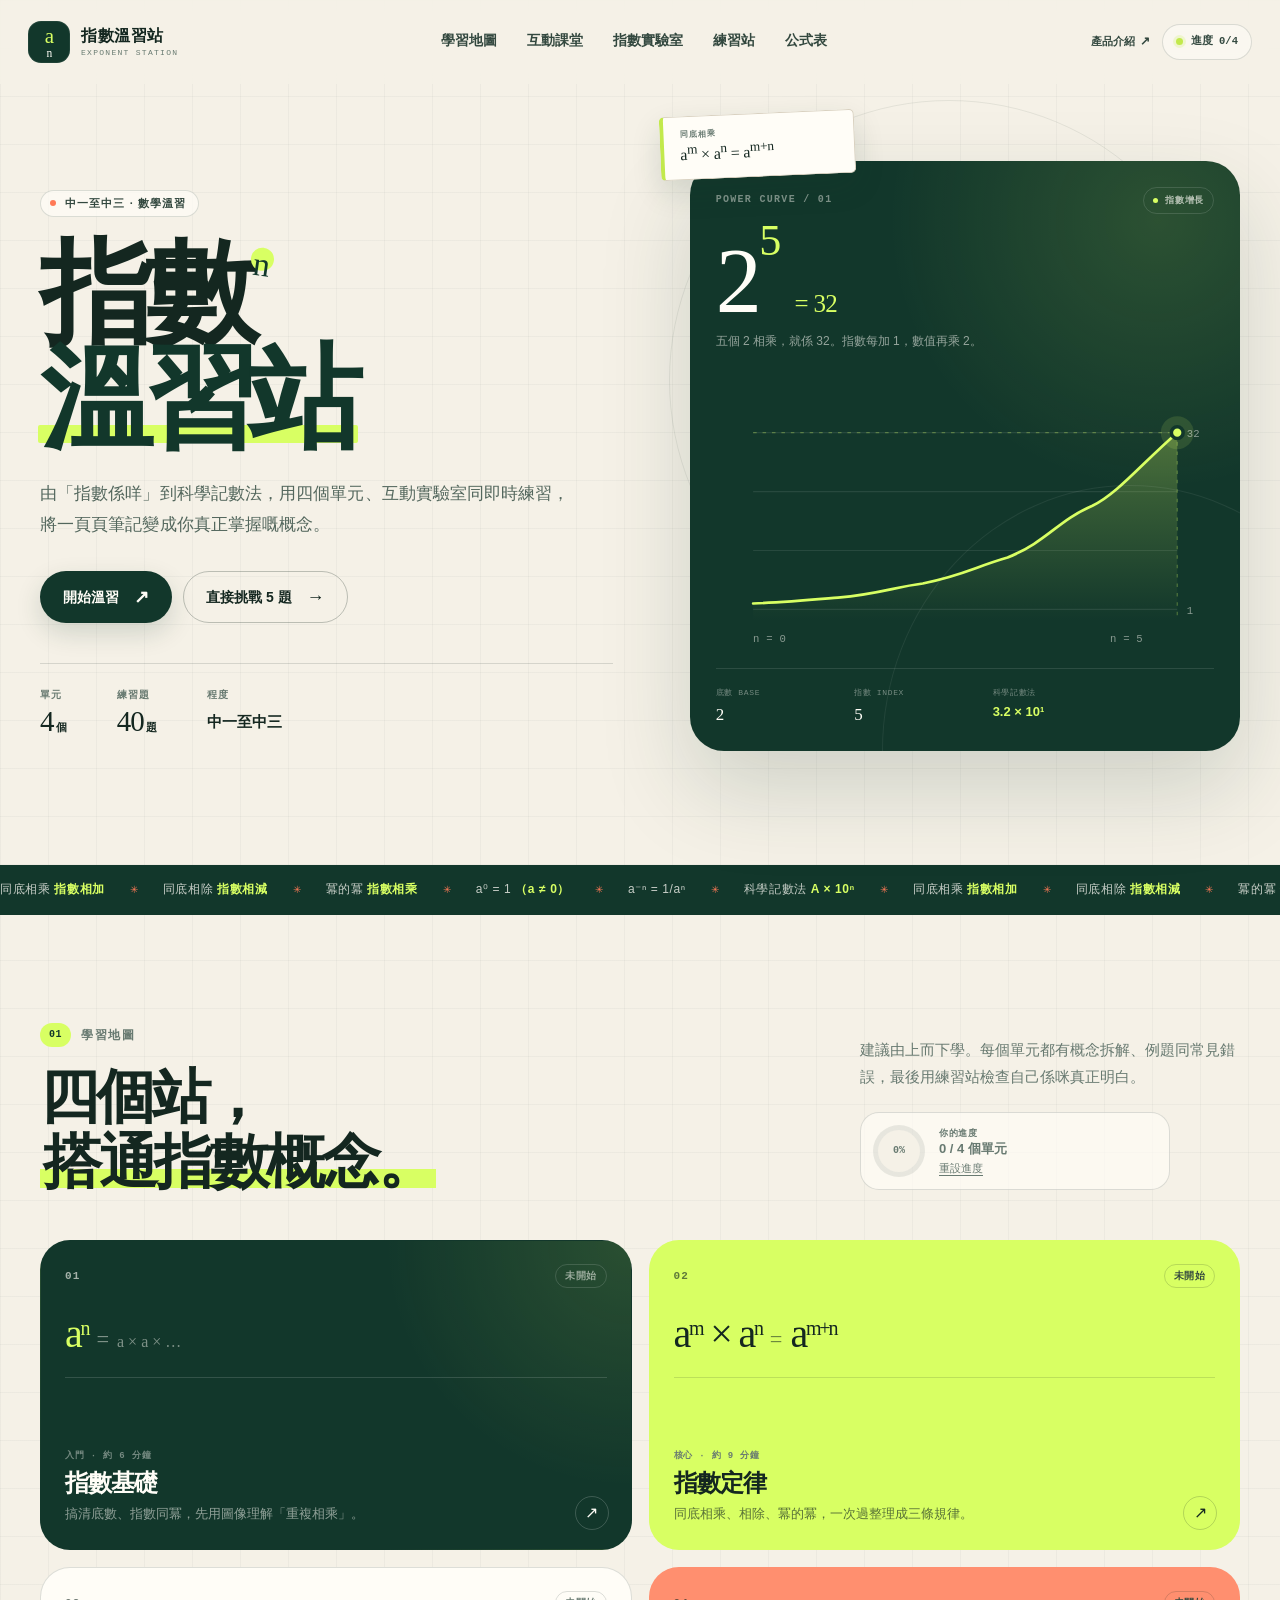
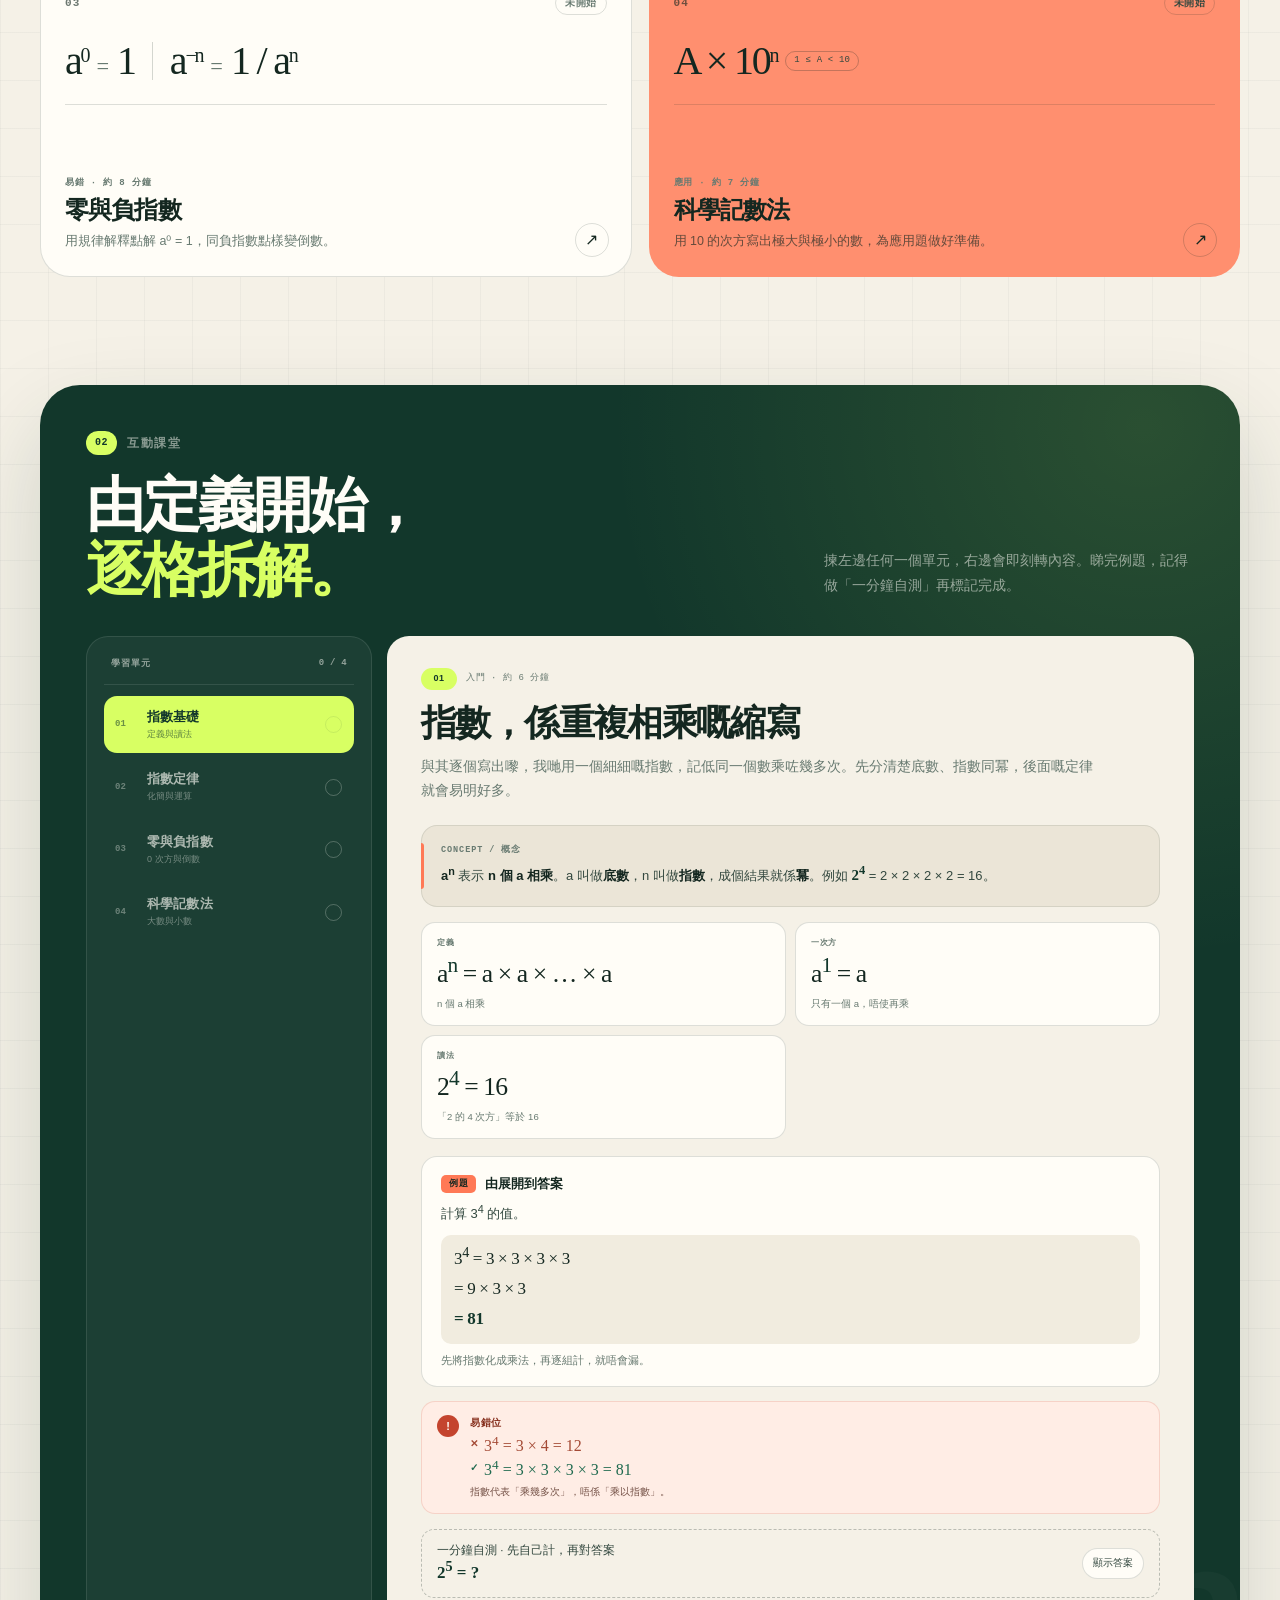
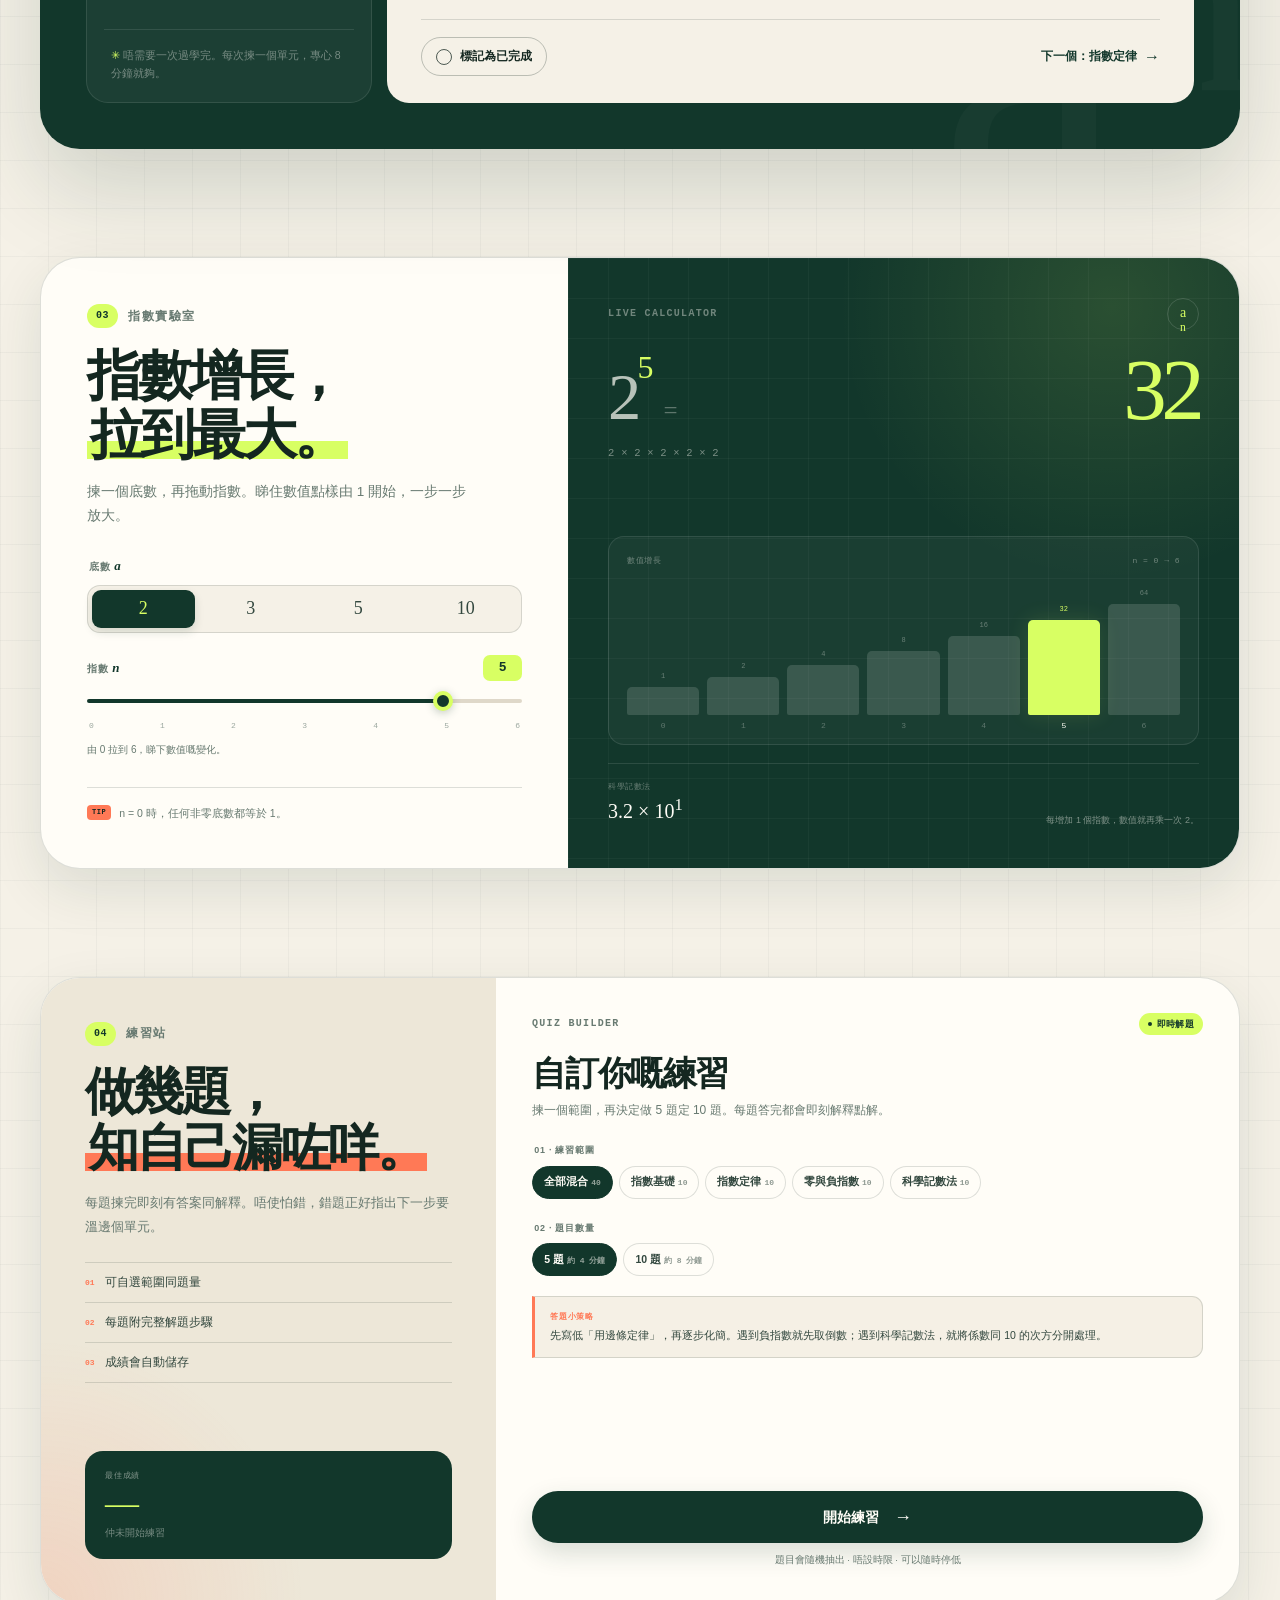
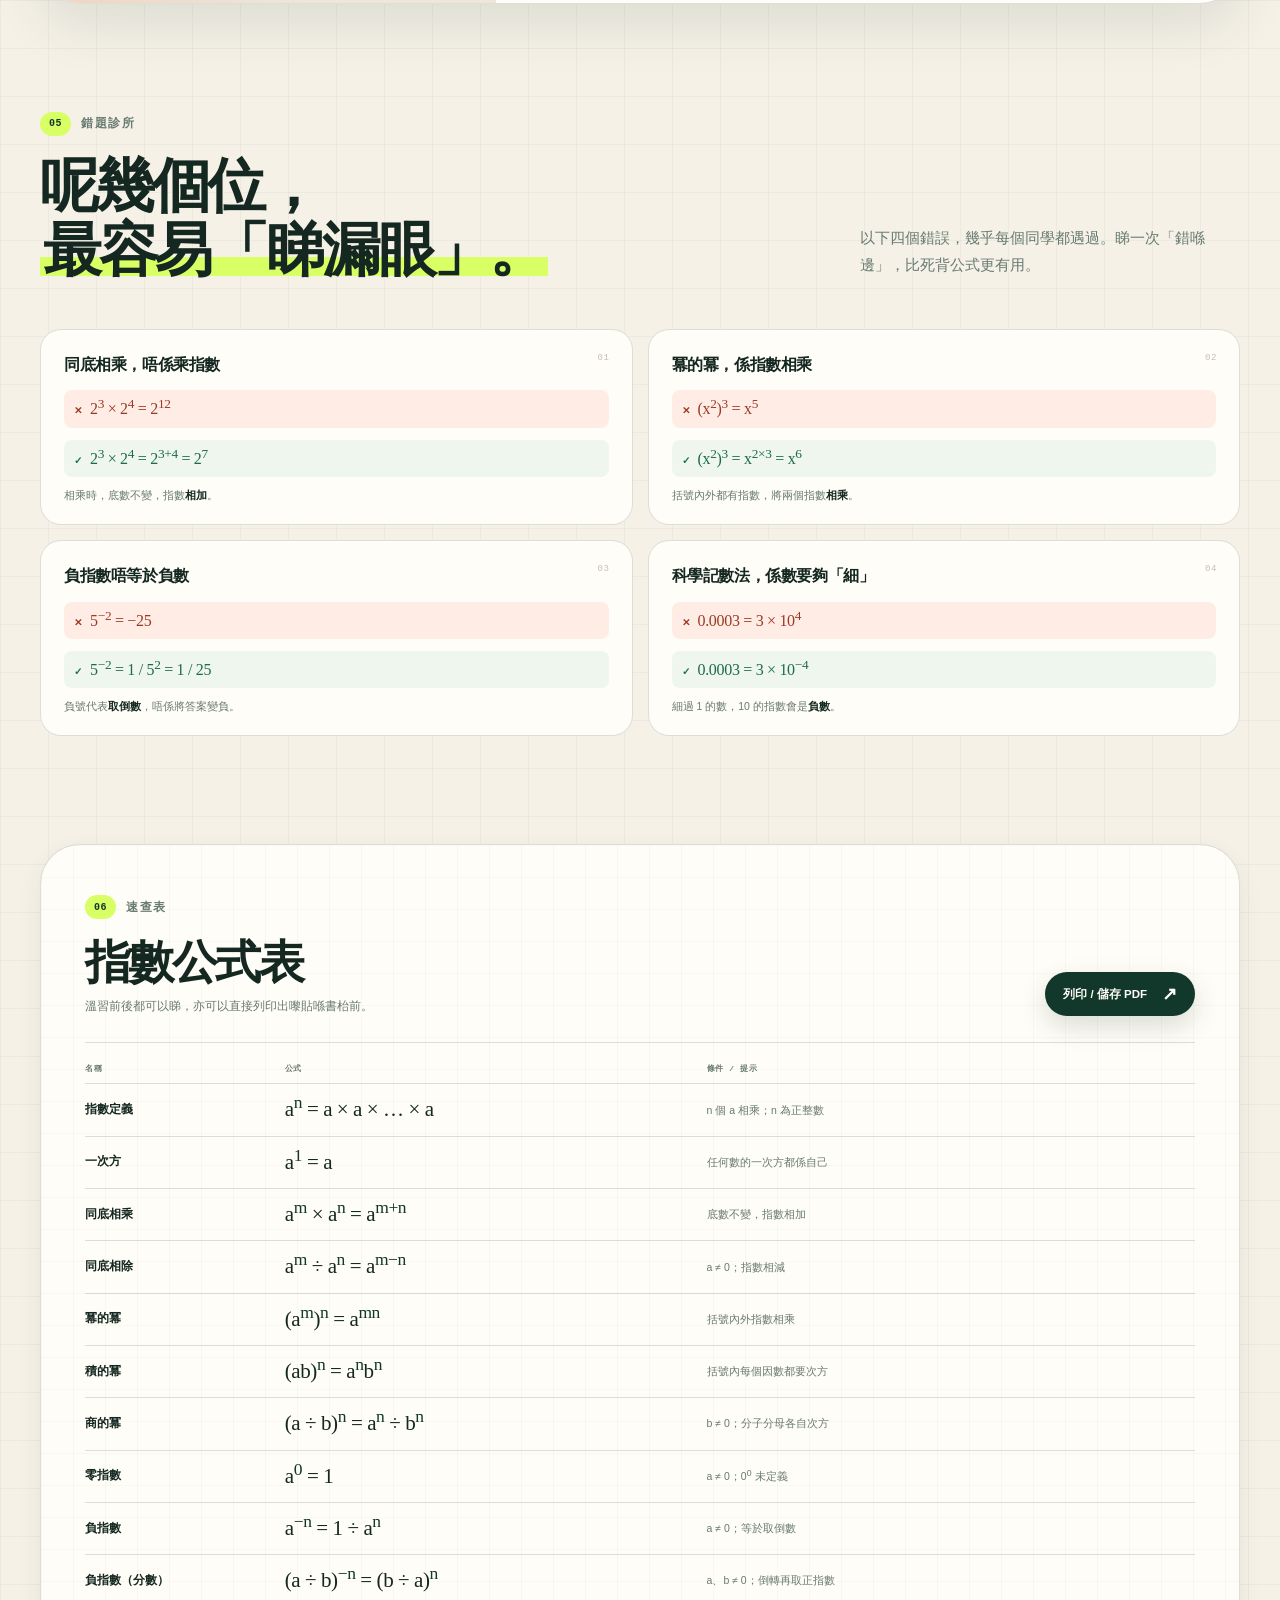
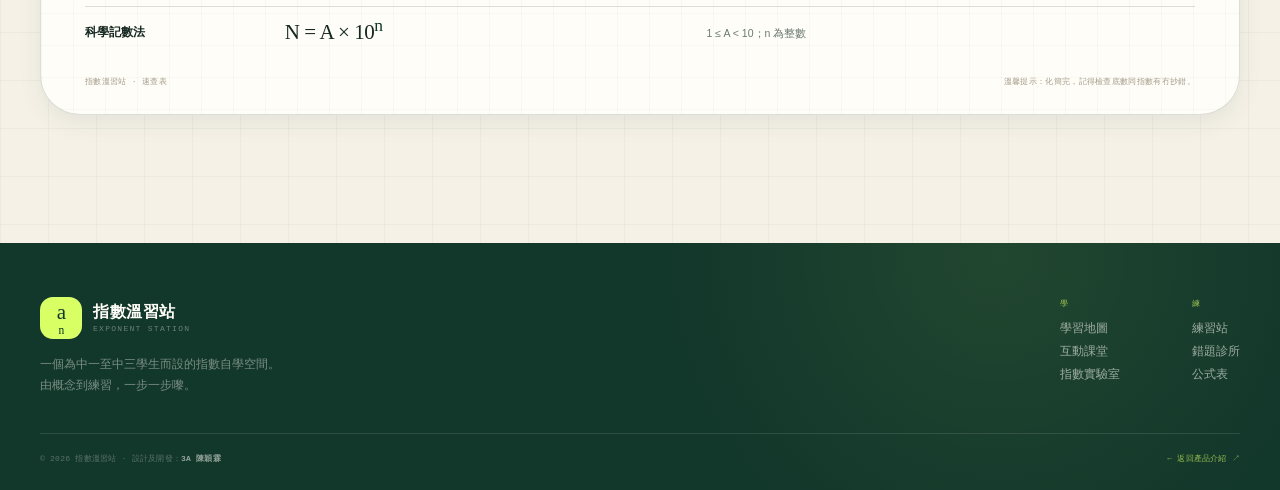
<file: app/index.html>
<!DOCTYPE html>
<html lang="zh-Hant-HK">
<head>
  <meta charset="UTF-8">
  <meta name="viewport" content="width=device-width, initial-scale=1.0">
  <title>指數溫習站｜互動學習平台 · 中一至中三數學</title>
  <meta name="description" content="為中一至中三學生而設的指數溫習站。由指數定義、指數定律、零與負指數，到科學記數法，配合互動實驗室、即時練習與速查表，逐格拆解指數概念。">
  <meta name="author" content="3A 陳穎霖">
  <link rel="canonical" href="https://s20240106-web.github.io/Mathematics-learning-website/app/">
  <meta name="theme-color" content="#12372b">
  <meta property="og:title" content="指數溫習站｜中學生數學">
  <meta property="og:description" content="四個單元、互動指數實驗室、40 題即時練習。將指數由「唔明」變成「我識」。">
  <meta property="og:type" content="website">
  <meta property="og:url" content="https://s20240106-web.github.io/Mathematics-learning-website/app/">
  <link rel="icon" href="data:image/svg+xml,%3Csvg xmlns='http://www.w3.org/2000/svg' viewBox='0 0 64 64'%3E%3Crect width='64' height='64' rx='16' fill='%2312372b'/%3E%3Ctext x='13' y='45' font-family='Georgia,serif' font-size='38' fill='%23d8ff63'%3E2%3C/text%3E%3Ctext x='37' y='29' font-family='Georgia,serif' font-size='24' fill='%23fffdf7'%3E5%3C/text%3E%3C/svg%3E">
  <link rel="stylesheet" href="styles.css">
  <script defer src="app.js"></script>
</head>
<body>
  <a class="skip-link" href="#main">跳至主要內容</a>

  <header class="site-header" id="siteHeader">
    <div class="header-inner">
      <a class="brand" href="#top" aria-label="指數溫習站主頁">
        <span class="brand-mark" aria-hidden="true">a<sup>n</sup></span>
        <span class="brand-text">指數溫習站<small>EXPONENT STATION</small></span>
      </a>

      <nav class="main-nav" id="mainNav" aria-label="主要導覽">
        <a class="nav-link" href="#map">學習地圖</a>
        <a class="nav-link" href="#lesson">互動課堂</a>
        <a class="nav-link" href="#lab">指數實驗室</a>
        <a class="nav-link" href="#practice">練習站</a>
        <a class="nav-link" href="#formulas">公式表</a>
      </nav>

      <div class="header-actions">
        <a class="app-back-link" href="../" target="_top">產品介紹 <span aria-hidden="true">↗</span></a>
        <a class="progress-chip" href="#map" aria-label="查看學習進度">
          <span class="status-dot" aria-hidden="true"></span>
          <span id="headerProgress">進度 0/4</span>
        </a>
        <button class="nav-toggle" id="navToggle" type="button" aria-expanded="false" aria-controls="mainNav" aria-label="開啟選單">
          <span></span><span></span>
        </button>
      </div>
    </div>
  </header>

  <main id="main">
    <section class="hero" id="top">
      <div class="container hero-grid">
        <div class="hero-copy">
          <p class="eyebrow"><span class="eyebrow-dot" aria-hidden="true"></span>中一至中三 · 數學溫習</p>
          <h1>
            <span class="hero-line">指數<span class="hero-sup" aria-hidden="true">n</span></span>
            <span class="hero-line"><span class="marker">溫習站</span></span>
          </h1>
          <p class="hero-lead">由「指數係咩」到科學記數法，用四個單元、互動實驗室同即時練習，將一頁頁筆記變成你真正掌握嘅概念。</p>
          <div class="hero-actions">
            <a class="btn btn-dark" href="#map">開始溫習<span class="btn-arrow" aria-hidden="true">↗</span></a>
            <a class="btn btn-ghost" href="#practice">直接挑戰 5 題<span class="btn-arrow" aria-hidden="true">→</span></a>
          </div>
          <dl class="hero-stats">
            <div><dt>單元</dt><dd>4<small>個</small></dd></div>
            <div><dt>練習題</dt><dd>40<small>題</small></dd></div>
            <div><dt>程度</dt><dd class="stat-text">中一至中三</dd></div>
          </dl>
        </div>

        <div class="hero-visual">
          <div class="power-card">
            <div class="power-card-top">
              <span class="mono-label">POWER CURVE / 01</span>
              <span class="live-pill"><span aria-hidden="true"></span>指數增長</span>
            </div>
            <div class="power-readout">
              <span class="power-expression">2<sup>5</sup></span>
              <span class="power-equals">= 32</span>
            </div>
            <p class="power-caption">五個 2 相乘，就係 32。指數每加 1，數值再乘 2。</p>
            <div class="power-chart">
              <svg viewBox="0 0 440 248" role="img" aria-label="圖表顯示 2 的 n 次方由 1 快速增長至 32">
                <defs>
                  <linearGradient id="chartFill" x1="0" y1="0" x2="0" y2="1">
                    <stop offset="0%" stop-color="#d8ff63" stop-opacity=".28"/>
                    <stop offset="100%" stop-color="#d8ff63" stop-opacity="0"/>
                  </linearGradient>
                </defs>
                <g class="chart-grid">
                  <line x1="40" y1="60" x2="400" y2="60"/>
                  <line x1="40" y1="110" x2="400" y2="110"/>
                  <line x1="40" y1="160" x2="400" y2="160"/>
                  <line x1="40" y1="210" x2="400" y2="210"/>
                </g>
                <path class="chart-area" d="M40 205 C66 204 88 202 112 200 C147 197 160 191 184 188 C219 181 228 174 256 166 C290 152 298 135 328 122 C349 112 370 86 400 60 L400 220 L40 220 Z"/>
                <path class="chart-line" d="M40 205 C66 204 88 202 112 200 C147 197 160 191 184 188 C219 181 228 174 256 166 C290 152 298 135 328 122 C349 112 370 86 400 60"/>
                <line class="chart-guide" x1="400" y1="60" x2="400" y2="220"/>
                <line class="chart-guide" x1="40" y1="60" x2="400" y2="60"/>
                <circle class="chart-point-halo" cx="400" cy="60" r="14"/>
                <circle class="chart-point" cx="400" cy="60" r="5"/>
                <g class="chart-labels">
                  <text x="40" y="238">n = 0</text>
                  <text x="343" y="238">n = 5</text>
                  <text x="408" y="64">32</text>
                  <text x="408" y="214">1</text>
                </g>
              </svg>
            </div>
            <div class="power-card-footer">
              <div><span>底數 BASE</span><strong>2</strong></div>
              <div><span>指數 INDEX</span><strong>5</strong></div>
              <div><span>科學記數法</span><strong>3.2 × 10¹</strong></div>
            </div>
          </div>
          <div class="floating-formula" aria-hidden="true">
            <span>同底相乘</span>
            a<sup>m</sup> × a<sup>n</sup> = a<sup>m+n</sup>
          </div>
        </div>
      </div>
    </section>

    <div class="ticker" aria-hidden="true">
      <div class="ticker-track">
        <span>同底相乘 <b>指數相加</b></span><i>✳</i>
        <span>同底相除 <b>指數相減</b></span><i>✳</i>
        <span>冪的冪 <b>指數相乘</b></span><i>✳</i>
        <span>a⁰ = 1 <b>（a ≠ 0）</b></span><i>✳</i>
        <span>a⁻ⁿ = 1/aⁿ</span><i>✳</i>
        <span>科學記數法 <b>A × 10ⁿ</b></span><i>✳</i>
        <span>同底相乘 <b>指數相加</b></span><i>✳</i>
        <span>同底相除 <b>指數相減</b></span><i>✳</i>
        <span>冪的冪 <b>指數相乘</b></span><i>✳</i>
        <span>a⁰ = 1 <b>（a ≠ 0）</b></span><i>✳</i>
        <span>a⁻ⁿ = 1/aⁿ</span><i>✳</i>
        <span>科學記數法 <b>A × 10ⁿ</b></span><i>✳</i>
      </div>
    </div>

    <section class="section map-section" id="map">
      <div class="container">
        <div class="section-heading">
          <div class="heading-main">
            <p class="kicker"><span>01</span>學習地圖</p>
            <h2>四個站，<br><em>搭通指數概念。</em></h2>
          </div>
          <div class="heading-side">
            <p>建議由上而下學。每個單元都有概念拆解、例題同常見錯誤，最後用練習站檢查自己係咪真正明白。</p>
            <div class="progress-widget">
              <div class="progress-ring" id="progressRing" style="--progress: 0" role="img" aria-label="整體學習進度 0%">
                <span id="progressPercent">0%</span>
              </div>
              <div class="progress-copy">
                <span>你的進度</span>
                <strong id="progressLabel">0 / 4 個單元</strong>
                <button class="text-button" type="button" data-reset-progress>重設進度</button>
              </div>
            </div>
          </div>
        </div>

        <div class="map-grid">
          <a class="map-card map-card-dark" href="#lesson" data-unit="basics" aria-label="前往單元一：指數基礎">
            <div class="map-card-top">
              <span class="map-num">01</span>
              <span class="map-status" data-status="basics">未開始</span>
            </div>
            <div class="map-art" aria-hidden="true"><span class="art-formula">a<sup>n</sup></span><span class="art-eq">=</span><span class="art-small">a × a × …</span></div>
            <div class="map-card-body">
              <p>入門 · 約 6 分鐘</p>
              <h3>指數基礎</h3>
              <span class="map-desc">搞清底數、指數同冪，先用圖像理解「重複相乘」。</span>
            </div>
            <span class="map-arrow" aria-hidden="true">↗</span>
          </a>

          <a class="map-card map-card-lime" href="#lesson" data-unit="laws" aria-label="前往單元二：指數定律">
            <div class="map-card-top">
              <span class="map-num">02</span>
              <span class="map-status" data-status="laws">未開始</span>
            </div>
            <div class="map-art" aria-hidden="true"><span class="art-formula">a<sup>m</sup> × a<sup>n</sup></span><span class="art-eq">=</span><span class="art-formula">a<sup>m+n</sup></span></div>
            <div class="map-card-body">
              <p>核心 · 約 9 分鐘</p>
              <h3>指數定律</h3>
              <span class="map-desc">同底相乘、相除、冪的冪，一次過整理成三條規律。</span>
            </div>
            <span class="map-arrow" aria-hidden="true">↗</span>
          </a>

          <a class="map-card map-card-paper" href="#lesson" data-unit="negative" aria-label="前往單元三：零與負指數">
            <div class="map-card-top">
              <span class="map-num">03</span>
              <span class="map-status" data-status="negative">未開始</span>
            </div>
            <div class="map-art" aria-hidden="true"><span class="art-formula">a<sup>0</sup></span><span class="art-eq">=</span><span class="art-formula">1</span><span class="art-divider"></span><span class="art-formula">a<sup>−n</sup></span><span class="art-eq">=</span><span class="art-formula">1 / a<sup>n</sup></span></div>
            <div class="map-card-body">
              <p>易錯 · 約 8 分鐘</p>
              <h3>零與負指數</h3>
              <span class="map-desc">用規律解釋點解 a⁰ = 1，同負指數點樣變倒數。</span>
            </div>
            <span class="map-arrow" aria-hidden="true">↗</span>
          </a>

          <a class="map-card map-card-orange" href="#lesson" data-unit="notation" aria-label="前往單元四：科學記數法">
            <div class="map-card-top">
              <span class="map-num">04</span>
              <span class="map-status" data-status="notation">未開始</span>
            </div>
            <div class="map-art" aria-hidden="true"><span class="art-formula">A × 10<sup>n</sup></span><span class="art-condition">1 ≤ A &lt; 10</span></div>
            <div class="map-card-body">
              <p>應用 · 約 7 分鐘</p>
              <h3>科學記數法</h3>
              <span class="map-desc">用 10 的次方寫出極大與極小的數，為應用題做好準備。</span>
            </div>
            <span class="map-arrow" aria-hidden="true">↗</span>
          </a>
        </div>
      </div>
    </section>

    <section class="section lesson-section" id="lesson">
      <div class="container">
        <div class="lesson-wrap">
          <div class="lesson-heading">
            <div>
              <p class="kicker kicker-light"><span>02</span>互動課堂</p>
              <h2>由定義開始，<br><em>逐格拆解。</em></h2>
            </div>
            <p class="lesson-intro">揀左邊任何一個單元，右邊會即刻轉內容。睇完例題，記得做「一分鐘自測」再標記完成。</p>
          </div>

          <div class="lesson-shell">
            <aside class="lesson-sidebar">
              <div class="sidebar-top">
                <span>學習單元</span>
                <span id="lessonCounter">0 / 4</span>
              </div>
              <div class="lesson-tabs" id="lessonTabs" role="tablist" aria-label="指數學習單元" aria-orientation="vertical"></div>
              <p class="sidebar-note"><span aria-hidden="true">✳</span> 唔需要一次過學完。每次揀一個單元，專心 8 分鐘就夠。</p>
            </aside>
            <article class="lesson-panel" id="lessonPanel" role="tabpanel" aria-live="polite" tabindex="0"></article>
          </div>
        </div>
      </div>
    </section>

    <section class="section lab-section" id="lab">
      <div class="container">
        <div class="lab-shell">
          <div class="lab-copy">
            <p class="kicker"><span>03</span>指數實驗室</p>
            <h2>指數增長，<br><em>拉到最大。</em></h2>
            <p class="lab-lead">揀一個底數，再拖動指數。睇住數值點樣由 1 開始，一步一步放大。</p>

            <div class="lab-controls">
              <fieldset class="base-picker">
                <legend>底數 <span>a</span></legend>
                <div class="base-buttons" id="baseButtons">
                  <button type="button" data-base="2" aria-pressed="true">2</button>
                  <button type="button" data-base="3" aria-pressed="false">3</button>
                  <button type="button" data-base="5" aria-pressed="false">5</button>
                  <button type="button" data-base="10" aria-pressed="false">10</button>
                </div>
              </fieldset>

              <div class="range-control">
                <div class="range-label">
                  <label for="exponentRange">指數 <span>n</span></label>
                  <output for="exponentRange" id="rangeOutput">5</output>
                </div>
                <input type="range" id="exponentRange" min="0" max="6" step="1" value="5" aria-describedby="rangeHint">
                <div class="range-ticks" aria-hidden="true"><span>0</span><span>1</span><span>2</span><span>3</span><span>4</span><span>5</span><span>6</span></div>
                <p class="range-hint" id="rangeHint">由 0 拉到 6，睇下數值嘅變化。</p>
              </div>
            </div>
            <p class="lab-tip"><span aria-hidden="true">TIP</span> n = 0 時，任何非零底數都等於 1。</p>
          </div>

          <div class="lab-stage" aria-live="polite">
            <div class="lab-stage-top">
              <span class="mono-label">LIVE CALCULATOR</span>
              <span class="lab-equation-label">a<sup>n</sup></span>
            </div>
            <div class="lab-value-row">
              <span class="lab-expression" id="labExpression">2<sup>5</sup></span>
              <span class="lab-equals">=</span>
              <strong class="lab-value" id="labValue">32</strong>
            </div>
            <p class="lab-expansion" id="labExpansion">2 × 2 × 2 × 2 × 2</p>

            <div class="lab-chart">
              <div class="lab-chart-head">
                <span>數值增長</span>
                <span>n = 0 → 6</span>
              </div>
              <div class="lab-bars" id="labBars"></div>
            </div>

            <div class="lab-footer">
              <div>
                <span>科學記數法</span>
                <strong id="labSci">3.2 × 10¹</strong>
              </div>
              <p id="labNote">每增加 1 個指數，數值就再乘一次 2。</p>
            </div>
          </div>
        </div>
      </div>
    </section>

    <section class="section practice-section" id="practice">
      <div class="container">
        <div class="quiz-shell">
          <aside class="quiz-aside">
            <p class="kicker"><span>04</span>練習站</p>
            <h2>做幾題，<br><em>知自己漏咗咩。</em></h2>
            <p class="quiz-lead">每題揀完即刻有答案同解釋。唔使怕錯，錯題正好指出下一步要溫邊個單元。</p>
            <ul class="quiz-points">
              <li><span aria-hidden="true">01</span>可自選範圍同題量</li>
              <li><span aria-hidden="true">02</span>每題附完整解題步驟</li>
              <li><span aria-hidden="true">03</span>成績會自動儲存</li>
            </ul>
            <div class="best-score-card">
              <span>最佳成績</span>
              <strong id="bestScore">—</strong>
              <small id="attemptsLabel">仲未開始練習</small>
            </div>
          </aside>

          <div class="quiz-main">
            <div class="quiz-stage" id="quizStage" aria-live="polite"></div>
          </div>
        </div>
      </div>
    </section>

    <section class="section mistakes-section" id="mistakes">
      <div class="container">
        <div class="section-heading">
          <div class="heading-main">
            <p class="kicker"><span>05</span>錯題診所</p>
            <h2>呢幾個位，<br><em>最容易「睇漏眼」。</em></h2>
          </div>
          <div class="heading-side">
            <p>以下四個錯誤，幾乎每個同學都遇過。睇一次「錯喺邊」，比死背公式更有用。</p>
          </div>
        </div>

        <div class="mistake-grid">
          <article class="mistake-card">
            <span class="mistake-index">01</span>
            <h3>同底相乘，唔係乘指數</h3>
            <div class="wrong-line"><span>✕</span><p>2<sup>3</sup> × 2<sup>4</sup> = 2<sup>12</sup></p></div>
            <div class="right-line"><span>✓</span><p>2<sup>3</sup> × 2<sup>4</sup> = 2<sup>3+4</sup> = 2<sup>7</sup></p></div>
            <p class="mistake-note">相乘時，底數不變，指數<b>相加</b>。</p>
          </article>

          <article class="mistake-card">
            <span class="mistake-index">02</span>
            <h3>冪的冪，係指數相乘</h3>
            <div class="wrong-line"><span>✕</span><p>(x<sup>2</sup>)<sup>3</sup> = x<sup>5</sup></p></div>
            <div class="right-line"><span>✓</span><p>(x<sup>2</sup>)<sup>3</sup> = x<sup>2×3</sup> = x<sup>6</sup></p></div>
            <p class="mistake-note">括號內外都有指數，將兩個指數<b>相乘</b>。</p>
          </article>

          <article class="mistake-card">
            <span class="mistake-index">03</span>
            <h3>負指數唔等於負數</h3>
            <div class="wrong-line"><span>✕</span><p>5<sup>−2</sup> = −25</p></div>
            <div class="right-line"><span>✓</span><p>5<sup>−2</sup> = 1 / 5<sup>2</sup> = 1 / 25</p></div>
            <p class="mistake-note">負號代表<b>取倒數</b>，唔係將答案變負。</p>
          </article>

          <article class="mistake-card">
            <span class="mistake-index">04</span>
            <h3>科學記數法，係數要夠「細」</h3>
            <div class="wrong-line"><span>✕</span><p>0.0003 = 3 × 10<sup>4</sup></p></div>
            <div class="right-line"><span>✓</span><p>0.0003 = 3 × 10<sup>−4</sup></p></div>
            <p class="mistake-note">細過 1 的數，10 的指數會是<b>負數</b>。</p>
          </article>
        </div>
      </div>
    </section>

    <section class="section formula-section" id="formulas">
      <div class="container">
        <div class="formula-sheet" id="formulaSheet">
          <div class="formula-head">
            <div>
              <p class="kicker"><span>06</span>速查表</p>
              <h2>指數公式表</h2>
              <p>溫習前後都可以睇，亦可以直接列印出嚟貼喺書枱前。</p>
            </div>
            <button class="btn btn-dark print-button" type="button" data-print>列印 / 儲存 PDF<span class="btn-arrow" aria-hidden="true">↗</span></button>
          </div>

          <div class="formula-table-wrap">
            <table class="formula-table">
              <caption class="visually-hidden">指數定律及科學記數法公式速查表</caption>
              <thead>
                <tr>
                  <th scope="col">名稱</th>
                  <th scope="col">公式</th>
                  <th scope="col">條件 / 提示</th>
                </tr>
              </thead>
              <tbody>
                <tr>
                  <th scope="row">指數定義</th>
                  <td><span class="formula">a<sup>n</sup> = a × a × … × a</span></td>
                  <td>n 個 a 相乘；n 為正整數</td>
                </tr>
                <tr>
                  <th scope="row">一次方</th>
                  <td><span class="formula">a<sup>1</sup> = a</span></td>
                  <td>任何數的一次方都係自己</td>
                </tr>
                <tr>
                  <th scope="row">同底相乘</th>
                  <td><span class="formula">a<sup>m</sup> × a<sup>n</sup> = a<sup>m+n</sup></span></td>
                  <td>底數不變，指數相加</td>
                </tr>
                <tr>
                  <th scope="row">同底相除</th>
                  <td><span class="formula">a<sup>m</sup> ÷ a<sup>n</sup> = a<sup>m−n</sup></span></td>
                  <td>a ≠ 0；指數相減</td>
                </tr>
                <tr>
                  <th scope="row">冪的冪</th>
                  <td><span class="formula">(a<sup>m</sup>)<sup>n</sup> = a<sup>mn</sup></span></td>
                  <td>括號內外指數相乘</td>
                </tr>
                <tr>
                  <th scope="row">積的冪</th>
                  <td><span class="formula">(ab)<sup>n</sup> = a<sup>n</sup>b<sup>n</sup></span></td>
                  <td>括號內每個因數都要次方</td>
                </tr>
                <tr>
                  <th scope="row">商的冪</th>
                  <td><span class="formula">(a ÷ b)<sup>n</sup> = a<sup>n</sup> ÷ b<sup>n</sup></span></td>
                  <td>b ≠ 0；分子分母各自次方</td>
                </tr>
                <tr>
                  <th scope="row">零指數</th>
                  <td><span class="formula">a<sup>0</sup> = 1</span></td>
                  <td>a ≠ 0；0<sup>0</sup> 未定義</td>
                </tr>
                <tr>
                  <th scope="row">負指數</th>
                  <td><span class="formula">a<sup>−n</sup> = 1 ÷ a<sup>n</sup></span></td>
                  <td>a ≠ 0；等於取倒數</td>
                </tr>
                <tr>
                  <th scope="row">負指數（分數）</th>
                  <td><span class="formula">(a ÷ b)<sup>−n</sup> = (b ÷ a)<sup>n</sup></span></td>
                  <td>a、b ≠ 0；倒轉再取正指數</td>
                </tr>
                <tr>
                  <th scope="row">科學記數法</th>
                  <td><span class="formula">N = A × 10<sup>n</sup></span></td>
                  <td>1 ≤ A &lt; 10；n 為整數</td>
                </tr>
              </tbody>
            </table>
          </div>
          <div class="formula-foot">
            <span>指數溫習站 · 速查表</span>
            <span>溫馨提示：化簡完，記得檢查底數同指數有冇抄錯。</span>
          </div>
        </div>
      </div>
    </section>
  </main>

  <footer class="site-footer">
    <div class="container">
      <div class="footer-top">
        <div class="footer-brand">
          <a class="brand brand-footer" href="#top">
            <span class="brand-mark" aria-hidden="true">a<sup>n</sup></span>
            <span class="brand-text">指數溫習站<small>EXPONENT STATION</small></span>
          </a>
          <p>一個為中一至中三學生而設的指數自學空間。<br>由概念到練習，一步一步嚟。</p>
        </div>
        <div class="footer-nav">
          <div>
            <span>學</span>
            <a href="#map">學習地圖</a>
            <a href="#lesson">互動課堂</a>
            <a href="#lab">指數實驗室</a>
          </div>
          <div>
            <span>練</span>
            <a href="#practice">練習站</a>
            <a href="#mistakes">錯題診所</a>
            <a href="#formulas">公式表</a>
          </div>
        </div>
      </div>
      <div class="footer-bottom">
        <span>© 2026 指數溫習站 · 設計及開發：<strong>3A 陳穎霖</strong></span>
        <a class="footer-back" href="../" target="_top">← 返回產品介紹 <span aria-hidden="true">↗</span></a>
      </div>
    </div>
  </footer>

  <div class="toast" id="toast" role="status" aria-live="polite"></div>
</body>
</html>
</file>
<file: site.css>
/* ==========================================================================
   Exponent Station — product website
   ========================================================================== */

:root {
  --bg: #f3efe4;
  --paper: #fbf8f0;
  --paper-deep: #ece6d8;
  --ink: #132a22;
  --ink-soft: #394f46;
  --forest: #0f3528;
  --forest-2: #154331;
  --forest-3: #1c5542;
  --lime: #d8ff63;
  --lime-deep: #c8ef4c;
  --coral: #ff7b5a;
  --sage: #dce8dd;
  --muted: #6a7a71;
  --line: rgba(19, 42, 34, 0.14);
  --line-strong: rgba(19, 42, 34, 0.26);
  --white: #fffdf7;
  --shadow-sm: 0 10px 28px rgba(15, 53, 40, 0.08);
  --shadow-md: 0 24px 60px rgba(15, 53, 40, 0.14);
  --shadow-lg: 0 40px 100px rgba(15, 53, 40, 0.22);
  --font-sans: "PingFang HK", "PingFang TC", "Hiragino Sans CJK HK", "Microsoft JhengHei", "Noto Sans TC", sans-serif;
  --font-serif: "Iowan Old Style", "Palatino Linotype", Palatino, Georgia, "Times New Roman", serif;
  --font-mono: "SFMono-Regular", "Cascadia Mono", Consolas, "Liberation Mono", monospace;
  --container: 1240px;
}

*,
*::before,
*::after {
  box-sizing: border-box;
}

html {
  scroll-behavior: smooth;
  scroll-padding-top: 96px;
}

body.menu-locked {
  overflow: hidden;
}

body {
  min-width: 320px;
  margin: 0;
  color: var(--ink);
  background-color: var(--bg);
  background-image:
    linear-gradient(rgba(19, 42, 34, 0.035) 1px, transparent 1px),
    linear-gradient(90deg, rgba(19, 42, 34, 0.035) 1px, transparent 1px);
  background-size: 48px 48px;
  font-family: var(--font-sans);
  font-size: 16px;
  line-height: 1.7;
  -webkit-font-smoothing: antialiased;
  text-rendering: optimizeLegibility;
  overflow-x: hidden;
}

body[data-lang="en"] h1,
body[data-lang="en"] h2,
body[data-lang="en"] .why-title {
  font-family: var(--font-serif);
  font-weight: 500;
  letter-spacing: -0.04em;
}

::selection {
  color: var(--forest);
  background: var(--lime);
}

img,
svg {
  display: block;
  max-width: 100%;
}

button,
input {
  font: inherit;
}

button {
  color: inherit;
}

a {
  color: inherit;
}

p,
h1,
h2,
h3,
h4,
figure,
blockquote,
dl,
dd {
  margin: 0;
}

ul,
ol {
  margin: 0;
  padding: 0;
}

button,
a {
  -webkit-tap-highlight-color: transparent;
}

:focus-visible {
  outline: 3px solid var(--coral);
  outline-offset: 4px;
}

.visually-hidden {
  position: absolute !important;
  width: 1px !important;
  height: 1px !important;
  padding: 0 !important;
  margin: -1px !important;
  overflow: hidden !important;
  clip: rect(0, 0, 0, 0) !important;
  white-space: nowrap !important;
  border: 0 !important;
}

.skip-link {
  position: fixed;
  top: 14px;
  left: 14px;
  z-index: 1000;
  padding: 10px 16px;
  border-radius: 999px;
  color: var(--forest);
  background: var(--lime);
  font-size: 13px;
  font-weight: 700;
  text-decoration: none;
  transform: translateY(-200%);
  transition: transform 180ms ease;
}

.skip-link:focus {
  transform: translateY(0);
}

.container {
  width: min(var(--container), calc(100% - 56px));
  margin-inline: auto;
}

.mono {
  font-family: var(--font-mono);
}

/* ==========================================================================
   Buttons
   ========================================================================== */

.btn {
  display: inline-flex;
  align-items: center;
  justify-content: center;
  gap: 12px;
  min-height: 52px;
  padding: 0 22px;
  border: 1px solid transparent;
  border-radius: 999px;
  font-size: 13.5px;
  font-weight: 700;
  line-height: 1;
  text-decoration: none;
  cursor: pointer;
  transition: transform 180ms ease, box-shadow 180ms ease, background 180ms ease, color 180ms ease, border-color 180ms ease;
}

.btn:hover {
  transform: translateY(-2px);
}

.btn-arrow {
  font-size: 17px;
  line-height: 1;
  transition: transform 180ms ease;
}

.btn:hover .btn-arrow {
  transform: translate(2px, -2px);
}

.btn-lime {
  color: var(--forest);
  background: var(--lime);
  box-shadow: 0 12px 30px rgba(216, 255, 99, 0.18);
}

.btn-lime:hover {
  background: #e2ff8d;
  box-shadow: 0 16px 38px rgba(216, 255, 99, 0.25);
}

.btn-dark {
  color: var(--white);
  background: var(--forest);
  box-shadow: 0 12px 28px rgba(15, 53, 40, 0.18);
}

.btn-dark:hover {
  background: var(--forest-2);
}

.btn-ghost-light {
  border-color: rgba(255, 255, 255, 0.24);
  color: var(--white);
  background: transparent;
}

.btn-ghost-light:hover {
  border-color: rgba(255, 255, 255, 0.55);
  background: rgba(255, 255, 255, 0.06);
}

.btn-header {
  min-height: 40px;
  padding-inline: 15px;
  font-size: 11.5px;
}

.btn-header .btn-arrow {
  font-size: 14px;
}

.btn-large {
  min-height: 58px;
  padding-inline: 27px;
  font-size: 14.5px;
}

/* ==========================================================================
   Announcement + header
   ========================================================================== */

.announcement {
  position: relative;
  z-index: 30;
  color: rgba(255, 253, 247, 0.7);
  background: var(--forest);
  border-bottom: 1px solid rgba(255, 255, 255, 0.09);
}

.announcement-inner {
  display: flex;
  align-items: center;
  justify-content: space-between;
  gap: 20px;
  min-height: 34px;
  font-family: var(--font-mono);
  font-size: 8.5px;
  letter-spacing: 0.08em;
}

.announcement p {
  display: flex;
  align-items: center;
  gap: 8px;
  white-space: nowrap;
}

.announcement-dot {
  width: 5px;
  height: 5px;
  border-radius: 50%;
  background: var(--lime);
}

.announcement-right {
  color: rgba(255, 253, 247, 0.38);
}

.site-header {
  position: sticky;
  top: 0;
  z-index: 100;
  color: var(--white);
  background: rgba(15, 53, 40, 0.94);
  border-bottom: 1px solid rgba(255, 255, 255, 0.09);
  backdrop-filter: blur(18px);
  -webkit-backdrop-filter: blur(18px);
  transition: background 180ms ease, box-shadow 180ms ease;
}

.site-header.is-scrolled {
  background: rgba(15, 53, 40, 0.98);
  box-shadow: 0 14px 40px rgba(8, 31, 22, 0.16);
}

.header-inner {
  display: flex;
  align-items: center;
  gap: 30px;
  min-height: 78px;
}

.brand {
  display: inline-flex;
  align-items: center;
  gap: 10px;
  flex: 0 0 auto;
  text-decoration: none;
}

.brand-mark {
  display: grid;
  place-items: center;
  width: 41px;
  height: 41px;
  border-radius: 12px;
  color: var(--forest);
  background: var(--lime);
  font-family: var(--font-serif);
  font-size: 21px;
  line-height: 1;
  letter-spacing: -0.04em;
}

.brand-mark sup {
  position: relative;
  top: -0.35em;
  font-size: 0.55em;
}

.brand-copy {
  display: flex;
  flex-direction: column;
  line-height: 1.18;
}

.brand-name {
  color: var(--white);
  font-size: 15px;
  font-weight: 800;
  letter-spacing: 0.03em;
  white-space: nowrap;
}

.brand-sub {
  margin-top: 3px;
  color: rgba(255, 253, 247, 0.4);
  font-family: var(--font-mono);
  font-size: 7.5px;
  letter-spacing: 0.15em;
  white-space: nowrap;
}

.desktop-nav {
  display: flex;
  align-items: center;
  gap: 4px;
  margin-inline: auto;
}

.desktop-nav a {
  padding: 8px 12px;
  border-radius: 999px;
  color: rgba(255, 253, 247, 0.62);
  font-size: 12.5px;
  font-weight: 600;
  text-decoration: none;
  transition: color 160ms ease, background 160ms ease;
}

.desktop-nav a:hover,
.desktop-nav a.is-active {
  color: var(--white);
  background: rgba(255, 255, 255, 0.08);
}

.header-actions {
  display: flex;
  align-items: center;
  gap: 10px;
  flex: 0 0 auto;
}

.lang-toggle {
  display: flex;
  align-items: center;
  gap: 2px;
  padding: 3px;
  border: 1px solid rgba(255, 255, 255, 0.16);
  border-radius: 999px;
  background: rgba(255, 255, 255, 0.04);
}

.lang-btn {
  min-width: 33px;
  height: 27px;
  padding: 0 7px;
  border: 0;
  border-radius: 999px;
  color: rgba(255, 253, 247, 0.5);
  background: transparent;
  font-family: var(--font-mono);
  font-size: 9.5px;
  font-weight: 600;
  cursor: pointer;
  transition: color 160ms ease, background 160ms ease;
}

.lang-btn:hover {
  color: var(--white);
}

.lang-btn[aria-pressed="true"] {
  color: var(--forest);
  background: var(--lime);
}

.menu-btn {
  display: none;
  position: relative;
  width: 40px;
  height: 40px;
  padding: 0;
  border: 1px solid rgba(255, 255, 255, 0.18);
  border-radius: 50%;
  background: transparent;
  cursor: pointer;
}

.menu-btn span {
  position: absolute;
  left: 12px;
  width: 16px;
  height: 1.5px;
  background: var(--white);
  transition: transform 180ms ease, top 180ms ease;
}

.menu-btn span:first-child {
  top: 16px;
}

.menu-btn span:last-child {
  top: 22px;
}

.menu-btn[aria-expanded="true"] span:first-child {
  top: 19px;
  transform: rotate(45deg);
}

.menu-btn[aria-expanded="true"] span:last-child {
  top: 19px;
  transform: rotate(-45deg);
}

.mobile-nav {
  display: none;
  padding: 0 18px 18px;
}

/* ==========================================================================
   Hero
   ========================================================================== */

.hero {
  position: relative;
  padding: 74px 0 42px;
  color: var(--white);
  background:
    radial-gradient(circle at 83% 11%, rgba(216, 255, 99, 0.13), transparent 30%),
    var(--forest);
  overflow: hidden;
}

.hero-grid-bg {
  position: absolute;
  inset: 0;
  background-image:
    linear-gradient(rgba(255, 255, 255, 0.045) 1px, transparent 1px),
    linear-gradient(90deg, rgba(255, 255, 255, 0.045) 1px, transparent 1px);
  background-size: 54px 54px;
  mask-image: linear-gradient(to bottom, black, transparent 86%);
  -webkit-mask-image: linear-gradient(to bottom, black, transparent 86%);
  pointer-events: none;
}

.hero-watermark {
  position: absolute;
  top: 10%;
  right: -2%;
  color: rgba(255, 255, 255, 0.03);
  font-family: var(--font-serif);
  font-size: clamp(280px, 35vw, 520px);
  line-height: 0.8;
  letter-spacing: -0.08em;
  pointer-events: none;
}

.hero-watermark sup {
  font-size: 0.45em;
}

.hero-inner {
  position: relative;
  z-index: 1;
  display: grid;
  grid-template-columns: minmax(0, 1.02fr) minmax(0, 0.98fr);
  align-items: center;
  gap: clamp(40px, 5.5vw, 76px);
}

.hero-copy {
  min-width: 0;
}

.eyebrow {
  display: inline-flex;
  align-items: center;
  gap: 8px;
  padding: 6px 11px 6px 9px;
  border: 1px solid rgba(255, 255, 255, 0.16);
  border-radius: 999px;
  color: rgba(255, 253, 247, 0.64);
  font-family: var(--font-mono);
  font-size: 9px;
  font-weight: 600;
  letter-spacing: 0.08em;
  line-height: 1.3;
}

.eyebrow-dot {
  width: 5px;
  height: 5px;
  border-radius: 50%;
  background: var(--lime);
}

.hero-title {
  margin: 23px 0 22px;
  font-size: clamp(70px, 7.6vw, 106px);
  font-weight: 800;
  line-height: 0.98;
  letter-spacing: -0.07em;
}

.hero-title-line {
  display: block;
}

.hero-accent {
  color: var(--lime);
}

body[data-lang="en"] .hero-title {
  font-size: clamp(58px, 6.1vw, 90px);
  line-height: 0.95;
}

.hero-lead {
  max-width: 535px;
  color: rgba(255, 253, 247, 0.6);
  font-size: 15.5px;
  line-height: 1.85;
}

body[data-lang="en"] .hero-lead {
  max-width: 520px;
  font-size: 16px;
  line-height: 1.8;
}

.hero-actions {
  display: flex;
  flex-wrap: wrap;
  gap: 9px;
  margin-top: 28px;
}

.hero-author {
  display: flex;
  align-items: center;
  gap: 11px;
  margin-top: 32px;
}

.author-avatar {
  display: grid;
  place-items: center;
  width: 37px;
  height: 37px;
  border: 1px solid rgba(255, 255, 255, 0.16);
  border-radius: 50%;
  color: var(--lime);
  background: rgba(255, 255, 255, 0.06);
  font-family: var(--font-serif);
  font-size: 11px;
  letter-spacing: 0.03em;
}

.hero-author p {
  display: grid;
  grid-template-columns: auto auto;
  align-items: baseline;
  gap: 0 9px;
  line-height: 1.35;
}

.hero-author-label {
  color: rgba(255, 253, 247, 0.38);
  font-size: 9px;
  letter-spacing: 0.06em;
}

.hero-author strong {
  color: var(--white);
  font-size: 12px;
  font-weight: 650;
  letter-spacing: 0.03em;
}

.hero-author-role {
  grid-column: 1 / -1;
  color: rgba(255, 253, 247, 0.34);
  font-family: var(--font-mono);
  font-size: 8px;
  letter-spacing: 0.03em;
}

.hero-stats {
  display: flex;
  gap: clamp(28px, 4vw, 50px);
  margin-top: 30px;
  padding-top: 19px;
  border-top: 1px solid rgba(255, 255, 255, 0.13);
}

.hero-stats dt {
  margin-bottom: 1px;
  color: rgba(255, 253, 247, 0.38);
  font-size: 9px;
  font-weight: 600;
  letter-spacing: 0.08em;
}

.hero-stats dd {
  font-family: var(--font-serif);
  font-size: 29px;
  line-height: 1.05;
  letter-spacing: -0.03em;
}

.hero-visual {
  position: relative;
  min-width: 0;
  padding: 24px 0 38px;
}

.product-frame {
  position: relative;
  z-index: 1;
  width: 100%;
  padding: 9px;
  border-radius: 22px;
  color: var(--ink);
  background: var(--white);
  box-shadow: var(--shadow-lg);
  transform: rotate(-1.3deg);
  transition: transform 400ms cubic-bezier(0.2, 0.7, 0.2, 1);
}

.hero-visual:hover .product-frame {
  transform: rotate(0deg);
}

.window-chrome {
  display: flex;
  align-items: center;
  gap: 12px;
  height: 37px;
  padding: 0 10px;
  border-radius: 14px 14px 0 0;
  background: #ebe5d7;
}

.window-dots {
  display: flex;
  gap: 4px;
}

.window-dots i {
  width: 6px;
  height: 6px;
  border-radius: 50%;
  background: #c8c0af;
}

.window-dots i:first-child {
  background: var(--coral);
}

.window-dots i:nth-child(2) {
  background: #e4c667;
}

.window-dots i:last-child {
  background: #9ac39d;
}

.window-label {
  color: #857f70;
  font-family: var(--font-mono);
  font-size: 7.5px;
  letter-spacing: 0.05em;
}

.window-live {
  display: flex;
  align-items: center;
  gap: 5px;
  margin-left: auto;
  color: #557062;
  font-family: var(--font-mono);
  font-size: 7px;
  font-weight: 600;
  letter-spacing: 0.06em;
}

.window-live i {
  width: 5px;
  height: 5px;
  border-radius: 50%;
  background: #3c9367;
}

.product-shot-wrap {
  position: relative;
  overflow: hidden;
  border-radius: 0 0 14px 14px;
  background: var(--paper);
  aspect-ratio: 1.43;
}

.product-shot {
  width: 100%;
  height: 100%;
  object-fit: cover;
  object-position: top center;
}

.float-card {
  position: absolute;
  z-index: 3;
  display: flex;
  align-items: center;
  gap: 10px;
  color: var(--ink);
  background: var(--white);
  box-shadow: 0 16px 40px rgba(6, 27, 19, 0.24);
}

.float-progress {
  bottom: -10px;
  left: -24px;
  padding: 11px 15px 11px 11px;
  border: 1px solid rgba(19, 42, 34, 0.08);
  border-radius: 15px;
  transform: rotate(2deg);
}

.progress-dial {
  position: relative;
  display: grid;
  place-items: center;
  width: 43px;
  height: 43px;
  border-radius: 50%;
  background: conic-gradient(var(--forest) 25%, #e4dece 0);
}

.progress-dial::before {
  content: "";
  position: absolute;
  inset: 5px;
  border-radius: 50%;
  background: var(--white);
}

.progress-dial span {
  position: relative;
  z-index: 1;
  font-family: var(--font-mono);
  font-size: 8px;
  font-weight: 700;
}

.float-progress strong {
  display: block;
  font-size: 10.5px;
  line-height: 1.3;
}

.float-progress small {
  display: block;
  color: var(--muted);
  font-size: 8px;
  line-height: 1.4;
}

.float-formula {
  top: -40px;
  right: -18px;
  display: block;
  width: 186px;
  padding: 11px 15px 12px;
  white-space: nowrap;
  border-left: 4px solid var(--lime-deep);
  border-radius: 4px;
  font-family: var(--font-serif);
  font-size: 15px;
  line-height: 1.35;
  letter-spacing: -0.02em;
  transform: rotate(2.5deg);
}

.float-formula span {
  color: var(--muted);
  font-family: var(--font-sans);
  font-size: 7.5px;
  font-weight: 700;
  letter-spacing: 0.11em;
}

.float-formula sup {
  color: var(--forest);
}

.student-sticker {
  position: absolute;
  right: 22px;
  bottom: -19px;
  z-index: 3;
  display: flex;
  align-items: baseline;
  gap: 6px;
  padding: 7px 11px;
  border: 1px solid var(--forest);
  border-radius: 999px;
  color: var(--forest);
  background: var(--lime);
  font-size: 9px;
  font-weight: 800;
  line-height: 1;
  letter-spacing: 0.04em;
  transform: rotate(-4deg);
}

.student-sticker b {
  font-family: var(--font-mono);
  font-size: 7px;
  font-weight: 600;
  opacity: 0.55;
}

.hero-bottom {
  position: relative;
  z-index: 1;
  display: flex;
  align-items: center;
  justify-content: space-between;
  gap: 20px;
  margin-top: 39px;
  padding-top: 18px;
  border-top: 1px solid rgba(255, 255, 255, 0.13);
}

.hero-bottom-note {
  color: rgba(255, 253, 247, 0.36);
  font-family: var(--font-mono);
  font-size: 8px;
  letter-spacing: 0.05em;
}

.scroll-cue {
  display: flex;
  align-items: center;
  gap: 8px;
  color: rgba(255, 253, 247, 0.45);
  font-size: 9px;
  letter-spacing: 0.06em;
  text-decoration: none;
}

.scroll-cue span:last-child {
  color: var(--lime);
  font-size: 14px;
}

/* ==========================================================================
   Concept ticker
   ========================================================================== */

.concept-ticker {
  width: 100%;
  overflow: hidden;
  color: var(--forest);
  background: var(--lime);
  border-top: 1px solid var(--forest);
  border-bottom: 1px solid var(--forest);
}

.concept-ticker-track {
  display: flex;
  align-items: center;
  gap: 26px;
  width: max-content;
  padding: 13px 0;
  animation: ticker-slide 38s linear infinite;
}

.concept-ticker span {
  color: var(--forest);
  font-family: var(--font-serif);
  font-size: 15px;
  line-height: 1;
  letter-spacing: -0.02em;
  white-space: nowrap;
}

.concept-ticker i {
  color: rgba(15, 53, 40, 0.42);
  font-size: 9px;
  font-style: normal;
}

@keyframes ticker-slide {
  to { transform: translateX(-50%); }
}

/* ==========================================================================
   Shared section patterns
   ========================================================================== */

.section {
  padding: 108px 0;
}

.kicker {
  display: flex;
  align-items: center;
  gap: 9px;
  color: var(--muted);
  font-family: var(--font-mono);
  font-size: 9px;
  font-weight: 600;
  letter-spacing: 0.1em;
  line-height: 1.3;
  text-transform: uppercase;
}

.kicker > span:first-child {
  display: inline-grid;
  place-items: center;
  min-width: 30px;
  height: 22px;
  padding-inline: 6px;
  border-radius: 999px;
  color: var(--forest);
  background: var(--lime);
  font-size: 8px;
}

.kicker-light {
  color: rgba(255, 253, 247, 0.44);
}

.section-index {
  display: flex;
  align-items: flex-start;
  justify-content: space-between;
  gap: 60px;
  margin-bottom: 35px;
}

.section-side {
  max-width: 360px;
  color: var(--muted);
  font-size: 13px;
  line-height: 1.8;
}

.section-heading {
  display: flex;
  align-items: flex-end;
  justify-content: space-between;
  gap: 70px;
  margin-bottom: 43px;
}

.section-heading h2 {
  max-width: 720px;
  margin-top: 18px;
  font-size: clamp(40px, 4.7vw, 60px);
  font-weight: 800;
  line-height: 1.1;
  letter-spacing: -0.06em;
}

.section-heading h2 span,
.why-title span {
  display: block;
}

.section-lead {
  flex: 0 1 350px;
  padding-bottom: 4px;
  color: var(--muted);
  font-size: 13px;
  line-height: 1.8;
}

.underline {
  background: linear-gradient(180deg, transparent 60%, var(--lime) 60%, var(--lime) 91%, transparent 91%);
  padding-inline: 0.04em;
  box-decoration-break: clone;
  -webkit-box-decoration-break: clone;
}

/* ==========================================================================
   Why
   ========================================================================== */

.why {
  background: var(--bg);
}

.why-grid {
  display: grid;
  grid-template-columns: minmax(0, 1.04fr) minmax(0, 0.96fr);
  gap: clamp(40px, 8vw, 120px);
  align-items: start;
}

.why-title {
  font-size: clamp(49px, 6.3vw, 82px);
  font-weight: 800;
  line-height: 1.05;
  letter-spacing: -0.065em;
}

.why-copy > p {
  color: var(--muted);
  font-size: 15.5px;
  line-height: 1.9;
}

.why-quote {
  position: relative;
  margin-top: 30px;
  padding: 21px 23px 20px;
  border-left: 3px solid var(--coral);
  border-radius: 0 15px 15px 0;
  background: var(--paper);
}

.quote-mark {
  position: absolute;
  top: 1px;
  right: 17px;
  color: rgba(19, 42, 34, 0.1);
  font-family: var(--font-serif);
  font-size: 63px;
  line-height: 1;
}

.why-quote p {
  color: var(--ink);
  font-size: 20px;
  font-weight: 700;
  letter-spacing: -0.03em;
}

.why-quote small {
  display: block;
  margin-top: 2px;
  color: var(--muted);
  font-size: 10px;
}

.principles {
  display: grid;
  grid-template-columns: repeat(3, minmax(0, 1fr));
  gap: 0;
  margin-top: 70px;
  border-top: 1px solid var(--line);
}

.principle {
  padding: 25px 30px 0 0;
  border-right: 1px solid var(--line);
}

.principle + .principle {
  padding-left: 30px;
}

.principle:last-child {
  border-right: 0;
  padding-right: 0;
}

.principle-num {
  color: var(--coral);
  font-family: var(--font-mono);
  font-size: 9px;
  letter-spacing: 0.05em;
}

.principle h3 {
  margin-top: 12px;
  font-size: 20px;
  font-weight: 750;
  letter-spacing: -0.035em;
}

.principle p {
  max-width: 300px;
  margin-top: 6px;
  color: var(--muted);
  font-size: 12px;
  line-height: 1.8;
}

/* ==========================================================================
   Features
   ========================================================================== */

.features {
  background: var(--paper-deep);
}

.feature-grid {
  display: grid;
  grid-template-columns: repeat(12, minmax(0, 1fr));
  gap: 15px;
}

.feature {
  position: relative;
  display: flex;
  flex-direction: column;
  min-height: 350px;
  padding: 25px;
  border: 1px solid var(--line);
  border-radius: 25px;
  background: var(--white);
  overflow: hidden;
  transition: transform 220ms ease, box-shadow 220ms ease;
}

.feature:hover {
  transform: translateY(-4px);
  box-shadow: var(--shadow-md);
}

.feature-dark {
  grid-column: span 7;
  min-height: 480px;
  border-color: transparent;
  color: var(--white);
  background:
    radial-gradient(circle at 92% 0, rgba(216, 255, 99, 0.13), transparent 36%),
    var(--forest);
}

.feature-lime {
  grid-column: span 5;
  min-height: 480px;
  border-color: transparent;
  background: var(--lime);
}

.feature-paper,
.feature-cream,
.feature-coral {
  grid-column: span 4;
}

.feature-paper {
  background: var(--white);
}

.feature-cream {
  background: #efe9db;
}

.feature-coral {
  border-color: transparent;
  background: var(--coral);
}

.feature-sage {
  grid-column: span 12;
  display: grid;
  grid-template-columns: minmax(0, 1.05fr) minmax(0, 0.95fr);
  align-items: center;
  gap: 40px;
  min-height: 320px;
  background: var(--sage);
}

.feature-topline {
  display: flex;
  align-items: center;
  justify-content: space-between;
  gap: 12px;
}

.feature-tag {
  color: var(--muted);
  font-family: var(--font-mono);
  font-size: 8px;
  font-weight: 600;
  letter-spacing: 0.08em;
}

.feature-dark .feature-tag {
  color: rgba(255, 253, 247, 0.42);
}

.feature-index {
  color: rgba(19, 42, 34, 0.28);
  font-family: var(--font-mono);
  font-size: 8px;
}

.feature-dark .feature-index {
  color: rgba(255, 253, 247, 0.28);
}

.feature h3 {
  margin-top: 14px;
  font-size: 28px;
  font-weight: 780;
  line-height: 1.15;
  letter-spacing: -0.045em;
}

.feature-dark h3,
.feature-lime h3 {
  font-size: 32px;
}

.feature > p {
  max-width: 520px;
  margin-top: 8px;
  color: var(--muted);
  font-size: 12px;
  line-height: 1.8;
}

.feature-dark > p {
  color: rgba(255, 253, 247, 0.55);
}

.feature-caption {
  margin-top: 10px;
  color: var(--muted);
  font-family: var(--font-mono);
  font-size: 9px;
}

.lesson-stack {
  display: flex;
  flex-direction: column;
  gap: 5px;
  margin-top: auto;
  padding-top: 30px;
}

.lesson-stack-item {
  display: grid;
  grid-template-columns: 27px 1fr auto;
  align-items: center;
  gap: 12px;
  padding: 11px 13px;
  border: 1px solid rgba(255, 255, 255, 0.1);
  border-radius: 10px;
  color: rgba(255, 253, 247, 0.75);
  background: rgba(255, 255, 255, 0.035);
}

.lesson-stack-item span {
  color: var(--lime);
  font-family: var(--font-mono);
  font-size: 8px;
}

.lesson-stack-item b {
  font-size: 11px;
  font-weight: 600;
}

.lesson-stack-item i {
  color: rgba(255, 253, 247, 0.32);
  font-family: var(--font-mono);
  font-size: 7px;
  font-style: normal;
}

.lab-visual {
  margin-top: auto;
  padding: 17px 17px 12px;
  border: 1px solid rgba(19, 42, 34, 0.12);
  border-radius: 14px;
  background: rgba(255, 253, 247, 0.4);
}

.lab-visual-head {
  display: flex;
  align-items: baseline;
  justify-content: space-between;
  color: var(--forest);
}

.lab-visual-head span {
  font-family: var(--font-serif);
  font-size: 35px;
  letter-spacing: -0.04em;
}

.lab-visual-head strong {
  font-family: var(--font-serif);
  font-size: 47px;
  font-weight: 400;
  letter-spacing: -0.05em;
}

.lab-bars {
  display: flex;
  align-items: flex-end;
  gap: 7px;
  height: 112px;
  margin-top: 15px;
}

.lab-bars i {
  flex: 1;
  height: var(--h);
  min-height: 7px;
  border-radius: 4px 4px 1px 1px;
  background: rgba(15, 53, 40, 0.22);
}

.lab-bars i.is-on {
  background: var(--forest);
}

.lab-axis {
  display: flex;
  justify-content: space-between;
  margin-top: 7px;
  color: rgba(19, 42, 34, 0.45);
  font-family: var(--font-mono);
  font-size: 7px;
}

.mini-quiz {
  display: flex;
  flex-direction: column;
  gap: 9px;
  margin-top: auto;
  padding: 14px;
  border: 1px solid var(--line);
  border-radius: 13px;
  background: #f8f5ec;
}

.mini-quiz-label {
  color: var(--muted);
  font-family: var(--font-mono);
  font-size: 7px;
  letter-spacing: 0.06em;
}

.mini-quiz strong {
  color: var(--ink);
  font-family: var(--font-serif);
  font-size: 23px;
  font-weight: 500;
  letter-spacing: -0.03em;
}

.mini-options {
  display: flex;
  gap: 5px;
}

.mini-options span {
  flex: 1;
  display: grid;
  place-items: center;
  min-height: 30px;
  border: 1px solid var(--line);
  border-radius: 6px;
  color: var(--muted);
  font-family: var(--font-serif);
  font-size: 12px;
}

.mini-options .mini-correct {
  border-color: var(--forest);
  color: var(--forest);
  background: var(--lime);
}

.mini-quiz small {
  color: var(--muted);
  font-size: 8px;
}

.progress-visual {
  display: flex;
  align-items: center;
  gap: 20px;
  margin-top: auto;
  padding-top: 24px;
}

.progress-ring {
  position: relative;
  display: grid;
  place-items: center;
  width: 80px;
  height: 80px;
  border-radius: 50%;
  background: conic-gradient(var(--forest) 50%, rgba(19, 42, 34, 0.09) 0);
}

.progress-ring::before {
  content: "";
  position: absolute;
  inset: 7px;
  border-radius: 50%;
  background: var(--white);
}

.progress-ring span {
  position: relative;
  z-index: 1;
  font-family: var(--font-mono);
  font-size: 13px;
  font-weight: 700;
}

.progress-lines {
  display: flex;
  flex: 1;
  flex-direction: column;
  gap: 5px;
}

.progress-lines i {
  height: 5px;
  border-radius: 999px;
  background: rgba(19, 42, 34, 0.1);
}

.progress-lines i:first-child {
  width: 100%;
  background: var(--forest);
}

.progress-lines i:nth-child(2) {
  width: 67%;
  background: rgba(15, 53, 40, 0.45);
}

.progress-lines i:last-child {
  width: 88%;
}

.paper-stack {
  position: relative;
  min-height: 150px;
  margin-top: auto;
  padding-top: 15px;
}

.paper-sheet {
  position: absolute;
  right: -4px;
  bottom: -24px;
  left: 12px;
  display: flex;
  flex-direction: column;
  gap: 12px;
  padding: 17px;
  border: 1px solid rgba(19, 42, 34, 0.18);
  border-radius: 4px;
  background: var(--white);
  box-shadow: 8px 8px 0 rgba(19, 42, 34, 0.08);
  transform: rotate(3deg);
}

.paper-sheet span {
  color: var(--muted);
  font-family: var(--font-mono);
  font-size: 6.5px;
  letter-spacing: 0.09em;
}

.paper-sheet b {
  font-family: var(--font-serif);
  font-size: 14px;
  font-weight: 500;
  letter-spacing: -0.02em;
}

.responsive-copy {
  padding-right: 15px;
}

.responsive-copy > p {
  max-width: 580px;
  margin-top: 8px;
  color: var(--muted);
  font-size: 12px;
  line-height: 1.8;
}

.tag-list {
  display: flex;
  flex-wrap: wrap;
  gap: 6px;
  margin-top: 18px;
  list-style: none;
}

.tag-list li {
  padding: 5px 9px;
  border: 1px solid rgba(19, 42, 34, 0.18);
  border-radius: 999px;
  color: var(--ink-soft);
  font-size: 9px;
}

.phone-stack {
  display: flex;
  justify-content: center;
}

.phone-screen {
  width: 180px;
  padding: 20px 17px 17px;
  border: 5px solid var(--forest);
  border-radius: 27px;
  color: var(--white);
  background: var(--forest);
  box-shadow: 10px 12px 0 rgba(19, 42, 34, 0.1);
  transform: rotate(3deg);
}

.phone-screen > span {
  display: block;
  color: var(--lime);
  font-family: var(--font-serif);
  font-size: 35px;
  line-height: 1;
  letter-spacing: -0.04em;
}

.phone-bars {
  display: flex;
  align-items: flex-end;
  gap: 5px;
  height: 67px;
  margin: 17px 0 9px;
}

.phone-bars i {
  flex: 1;
  border-radius: 3px 3px 1px 1px;
  background: rgba(255, 255, 255, 0.16);
}

.phone-bars i:nth-child(1) { height: 20%; }
.phone-bars i:nth-child(2) { height: 32%; }
.phone-bars i:nth-child(3) { height: 47%; }
.phone-bars i:nth-child(4) { height: 60%; background: var(--lime); }
.phone-bars i:nth-child(5) { height: 86%; }

.phone-screen small {
  color: rgba(255, 253, 247, 0.35);
  font-size: 7px;
}

/* ==========================================================================
   Curriculum
   ========================================================================== */

.curriculum {
  background: var(--bg);
}

.curriculum-list {
  border-top: 1px solid var(--line-strong);
}

.curriculum-row {
  display: grid;
  grid-template-columns: 54px minmax(0, 1fr) minmax(220px, 0.6fr) 30px;
  align-items: center;
  gap: 24px;
  padding: 23px 12px;
  border-bottom: 1px solid var(--line);
  border-radius: 9px;
  text-decoration: none;
  transition: background 180ms ease, padding 180ms ease;
}

.curriculum-row:hover {
  padding-inline: 20px;
  background: var(--white);
}

.curriculum-num {
  color: var(--coral);
  font-family: var(--font-mono);
  font-size: 10px;
  letter-spacing: 0.04em;
}

.curriculum-title-row {
  display: flex;
  align-items: center;
  gap: 9px;
}

.curriculum-title-row h3 {
  font-size: 21px;
  font-weight: 750;
  letter-spacing: -0.035em;
}

.curriculum-tag {
  padding: 3px 7px;
  border: 1px solid var(--line);
  border-radius: 999px;
  color: var(--muted);
  font-size: 8px;
  line-height: 1.3;
}

.curriculum-body p {
  margin-top: 2px;
  color: var(--muted);
  font-size: 11.5px;
  line-height: 1.7;
}

.curriculum-formula {
  color: var(--ink-soft);
  font-family: var(--font-serif);
  font-size: clamp(17px, 1.8vw, 22px);
  line-height: 1.3;
  letter-spacing: -0.025em;
}

.curriculum-arrow {
  display: grid;
  place-items: center;
  width: 28px;
  height: 28px;
  border: 1px solid var(--line);
  border-radius: 50%;
  color: var(--muted);
  font-size: 14px;
  transition: transform 180ms ease, background 180ms ease, color 180ms ease;
}

.curriculum-row:hover .curriculum-arrow {
  color: var(--forest);
  background: var(--lime);
  transform: rotate(45deg);
}

.curriculum-note {
  display: flex;
  align-items: center;
  gap: 8px;
  margin-top: 18px;
  color: var(--muted);
  font-size: 10px;
}

.curriculum-note span:first-child {
  color: var(--coral);
}

/* ==========================================================================
   Showcase
   ========================================================================== */

.showcase {
  color: var(--white);
  background:
    radial-gradient(circle at 82% 7%, rgba(216, 255, 99, 0.11), transparent 31%),
    var(--forest);
}

.showcase-head {
  display: flex;
  align-items: flex-end;
  justify-content: space-between;
  gap: 70px;
  margin-bottom: 31px;
}

.showcase-head h2 {
  margin-top: 18px;
  font-size: clamp(42px, 5vw, 64px);
  font-weight: 800;
  line-height: 1.08;
  letter-spacing: -0.06em;
}

.showcase-head h2 span {
  display: block;
}

.showcase-accent {
  color: var(--lime);
}

.showcase .section-lead {
  color: rgba(255, 253, 247, 0.48);
}

.demo-tabs {
  display: flex;
  flex-wrap: wrap;
  gap: 5px;
  margin-bottom: 12px;
}

.demo-tab {
  min-height: 38px;
  padding: 0 14px;
  border: 1px solid rgba(255, 255, 255, 0.18);
  border-radius: 999px;
  color: rgba(255, 253, 247, 0.55);
  background: transparent;
  font-size: 10.5px;
  font-weight: 600;
  cursor: pointer;
  transition: background 160ms ease, color 160ms ease, border-color 160ms ease;
}

.demo-tab:hover {
  color: var(--white);
  border-color: rgba(255, 255, 255, 0.38);
}

.demo-tab[aria-selected="true"] {
  border-color: var(--lime);
  color: var(--forest);
  background: var(--lime);
}

.demo-frame {
  padding: 9px;
  border-radius: 25px;
  color: var(--ink);
  background: var(--paper);
  box-shadow: var(--shadow-lg);
  overflow: hidden;
}

.demo-browser {
  display: flex;
  align-items: center;
  gap: 12px;
  height: 38px;
  padding: 0 12px;
  border-bottom: 1px solid rgba(19, 42, 34, 0.09);
  background: #ebe5d7;
  border-radius: 15px 15px 0 0;
}

.demo-browser .window-dots i {
  width: 6px;
  height: 6px;
}

.demo-browser-label {
  color: #857f70;
  font-family: var(--font-mono);
  font-size: 7px;
  letter-spacing: 0.06em;
}

.demo-open {
  display: flex;
  align-items: center;
  gap: 4px;
  margin-left: auto;
  color: var(--forest);
  font-size: 9px;
  font-weight: 650;
  text-decoration: none;
}

.demo-open:hover {
  text-decoration: underline;
  text-underline-offset: 3px;
}

.demo-stage {
  position: relative;
  aspect-ratio: 1.44;
  overflow: hidden;
  background: var(--bg);
}

.demo-stage img {
  width: 100%;
  height: 100%;
  object-fit: cover;
  object-position: top center;
  animation: demo-in 260ms ease both;
}

@keyframes demo-in {
  from { opacity: 0; transform: scale(1.005); }
  to { opacity: 1; transform: scale(1); }
}

.demo-footer {
  display: flex;
  align-items: flex-start;
  justify-content: space-between;
  gap: 40px;
  padding: 15px 12px 9px;
}

.demo-footer p {
  max-width: 620px;
  color: var(--ink-soft);
  font-size: 11.5px;
  line-height: 1.7;
}

.demo-footer > span {
  max-width: 230px;
  color: var(--muted);
  font-family: var(--font-mono);
  font-size: 7.5px;
  line-height: 1.6;
  text-align: right;
}

.showcase-cta {
  display: flex;
  justify-content: flex-end;
  margin-top: 22px;
}

/* ==========================================================================
   How
   ========================================================================== */

.how {
  background: var(--bg);
}

.steps {
  display: grid;
  grid-template-columns: repeat(3, minmax(0, 1fr));
  gap: 0;
  border-top: 1px solid var(--line-strong);
}

.step {
  position: relative;
  padding: 26px 35px 0 0;
  border-right: 1px solid var(--line);
}

.step + .step {
  padding-left: 35px;
}

.step:last-child {
  border-right: 0;
}

.step-num {
  position: absolute;
  top: 23px;
  right: 28px;
  color: rgba(19, 42, 34, 0.14);
  font-family: var(--font-serif);
  font-size: 63px;
  line-height: 1;
  letter-spacing: -0.05em;
}

.step:last-child .step-num {
  right: 0;
}

.step-tag {
  color: var(--coral);
  font-family: var(--font-mono);
  font-size: 8px;
  font-weight: 600;
  letter-spacing: 0.08em;
}

.step h3 {
  position: relative;
  z-index: 1;
  max-width: 230px;
  margin-top: 16px;
  font-size: 24px;
  font-weight: 750;
  line-height: 1.25;
  letter-spacing: -0.04em;
}

.step > p:last-child {
  max-width: 280px;
  margin-top: 9px;
  color: var(--muted);
  font-size: 12px;
  line-height: 1.8;
}

/* ==========================================================================
   Author
   ========================================================================== */

.author {
  background: var(--paper-deep);
}

.author-card {
  display: grid;
  grid-template-columns: minmax(0, 0.88fr) minmax(0, 1.12fr);
  border-radius: 34px;
  overflow: hidden;
  box-shadow: var(--shadow-md);
}

.author-portrait {
  position: relative;
  display: flex;
  flex-direction: column;
  justify-content: space-between;
  min-height: 500px;
  padding: 37px;
  color: var(--white);
  background:
    radial-gradient(circle at 85% 15%, rgba(216, 255, 99, 0.14), transparent 37%),
    var(--forest);
  overflow: hidden;
}

.author-initials {
  position: relative;
  z-index: 1;
  color: var(--lime);
  font-family: var(--font-serif);
  font-size: clamp(76px, 9vw, 120px);
  line-height: 0.8;
  letter-spacing: -0.08em;
}

.author-class {
  position: absolute;
  top: 37px;
  right: 34px;
  padding: 5px 9px;
  border: 1px solid rgba(255, 255, 255, 0.18);
  border-radius: 999px;
  color: rgba(255, 253, 247, 0.6);
  font-family: var(--font-mono);
  font-size: 8px;
  letter-spacing: 0.08em;
}

.author-orbit {
  position: absolute;
  inset: 0;
  pointer-events: none;
}

.author-orbit span {
  position: absolute;
  padding: 8px 11px;
  border: 1px solid rgba(255, 255, 255, 0.12);
  border-radius: 10px;
  color: rgba(255, 253, 247, 0.55);
  background: rgba(255, 255, 255, 0.05);
  font-family: var(--font-serif);
  font-size: 18px;
  line-height: 1;
  letter-spacing: -0.03em;
  transform: rotate(-5deg);
}

.author-orbit span:nth-child(1) {
  top: 31%;
  right: 24%;
}

.author-orbit span:nth-child(2) {
  top: 48%;
  left: 16%;
  color: var(--lime);
  transform: rotate(7deg);
}

.author-orbit span:nth-child(3) {
  right: 19%;
  bottom: 25%;
  transform: rotate(2deg);
}

.author-orbit span:nth-child(4) {
  top: 22%;
  left: 11%;
  transform: rotate(-9deg);
}

.portrait-note {
  position: relative;
  z-index: 1;
  align-self: flex-start;
  color: rgba(255, 253, 247, 0.4);
  font-family: var(--font-mono);
  font-size: 8px;
  letter-spacing: 0.08em;
}

.author-copy {
  padding: 47px 50px 42px;
  background: var(--white);
}

.author-role {
  color: var(--coral);
  font-family: var(--font-mono);
  font-size: 8px;
  font-weight: 600;
  letter-spacing: 0.08em;
}

.author-copy h2 {
  margin-top: 9px;
  font-size: clamp(43px, 5vw, 62px);
  font-weight: 800;
  line-height: 1.08;
  letter-spacing: -0.06em;
}

.author-en {
  margin-top: 2px;
  color: var(--muted);
  font-family: var(--font-mono);
  font-size: 9px;
  letter-spacing: 0.02em;
}

.author-copy blockquote {
  max-width: 640px;
  margin-top: 24px;
  color: var(--ink);
  font-size: 19px;
  font-weight: 650;
  line-height: 1.65;
  letter-spacing: -0.03em;
}

.author-bio {
  max-width: 620px;
  margin-top: 15px;
  color: var(--muted);
  font-size: 12.5px;
  line-height: 1.85;
}

.author-actions {
  display: flex;
  align-items: center;
  flex-wrap: wrap;
  gap: 18px;
  margin-top: 25px;
}

.author-subject {
  color: var(--muted);
  font-family: var(--font-mono);
  font-size: 8px;
  letter-spacing: 0.06em;
}

/* ==========================================================================
   FAQ
   ========================================================================== */

.faq {
  background: var(--bg);
}

.faq-heading {
  display: flex;
  align-items: flex-end;
  justify-content: space-between;
  gap: 60px;
  margin-bottom: 38px;
}

.faq-heading h2 {
  margin-top: 14px;
  font-size: clamp(40px, 4.5vw, 58px);
  font-weight: 800;
  line-height: 1.1;
  letter-spacing: -0.055em;
}

.faq-grid {
  display: grid;
  grid-template-columns: repeat(2, minmax(0, 1fr));
  gap: 0 45px;
  border-top: 1px solid var(--line-strong);
}

.faq-item {
  border-bottom: 1px solid var(--line);
}

.faq-item summary {
  display: flex;
  align-items: center;
  justify-content: space-between;
  gap: 20px;
  padding: 19px 2px;
  color: var(--ink);
  font-size: 14px;
  font-weight: 650;
  line-height: 1.55;
  list-style: none;
  cursor: pointer;
}

.faq-item summary::-webkit-details-marker {
  display: none;
}

.faq-item summary i {
  position: relative;
  flex: 0 0 auto;
  width: 18px;
  height: 18px;
  border: 1px solid var(--line-strong);
  border-radius: 50%;
}

.faq-item summary i::before,
.faq-item summary i::after {
  content: "";
  position: absolute;
  top: 8px;
  left: 4px;
  width: 8px;
  height: 1px;
  background: var(--ink-soft);
  transition: transform 160ms ease;
}

.faq-item summary i::after {
  transform: rotate(90deg);
}

.faq-item[open] summary i {
  background: var(--lime);
  border-color: var(--forest);
}

.faq-item[open] summary i::before {
  background: var(--forest);
}

.faq-item[open] summary i::after {
  transform: rotate(0deg);
  background: var(--forest);
}

.faq-item p {
  max-width: 540px;
  padding: 0 38px 20px 2px;
  color: var(--muted);
  font-size: 12px;
  line-height: 1.85;
}

/* ==========================================================================
   Final CTA
   ========================================================================== */

.final-cta {
  padding: 0 0 96px;
  background: var(--bg);
}

.final-card {
  position: relative;
  padding: clamp(40px, 7vw, 82px);
  border-radius: 34px;
  color: var(--forest);
  background: var(--lime);
  overflow: hidden;
}

.final-watermark {
  position: absolute;
  right: 5%;
  bottom: -13%;
  color: rgba(15, 53, 40, 0.08);
  font-family: var(--font-serif);
  font-size: clamp(210px, 29vw, 390px);
  line-height: 0.8;
  letter-spacing: -0.08em;
  pointer-events: none;
}

.final-kicker {
  position: relative;
  z-index: 1;
  color: rgba(15, 53, 40, 0.52);
  font-family: var(--font-mono);
  font-size: 8px;
  font-weight: 600;
  letter-spacing: 0.1em;
}

.final-card h2 {
  position: relative;
  z-index: 1;
  max-width: 850px;
  margin-top: 18px;
  font-size: clamp(42px, 6vw, 77px);
  font-weight: 800;
  line-height: 1.04;
  letter-spacing: -0.065em;
}

.final-card h2 span {
  display: block;
}

.final-body {
  position: relative;
  z-index: 1;
  max-width: 460px;
  margin-top: 19px;
  color: rgba(15, 53, 40, 0.7);
  font-size: 13px;
  line-height: 1.8;
}

.final-card .btn {
  position: relative;
  z-index: 1;
  margin-top: 27px;
}

.final-meta {
  position: relative;
  z-index: 1;
  margin-top: 11px;
  color: rgba(15, 53, 40, 0.48);
  font-family: var(--font-mono);
  font-size: 8px;
  letter-spacing: 0.04em;
}

/* ==========================================================================
   Footer
   ========================================================================== */

.site-footer {
  padding: 58px 0 25px;
  color: var(--white);
  background: var(--forest);
}

.footer-top {
  display: grid;
  grid-template-columns: minmax(0, 1.3fr) minmax(0, 1fr) auto;
  gap: 70px;
  padding-bottom: 38px;
}

.brand-footer .brand-mark {
  color: var(--forest);
  background: var(--lime);
}

.footer-brand > p {
  max-width: 330px;
  margin-top: 15px;
  color: rgba(255, 253, 247, 0.43);
  font-size: 11px;
  line-height: 1.8;
}

.footer-credit {
  color: rgba(255, 253, 247, 0.35) !important;
  font-family: var(--font-mono);
  font-size: 8px !important;
  letter-spacing: 0.02em;
}

.footer-credit strong {
  color: rgba(255, 253, 247, 0.7);
  font-weight: 600;
}

.footer-links {
  display: grid;
  grid-template-columns: repeat(2, minmax(90px, 1fr));
  gap: 35px;
}

.footer-links > div {
  display: flex;
  flex-direction: column;
  gap: 5px;
}

.footer-links span,
.footer-lang > span {
  margin-bottom: 6px;
  color: rgba(216, 255, 99, 0.62);
  font-family: var(--font-mono);
  font-size: 8px;
  letter-spacing: 0.1em;
}

.footer-links a {
  color: rgba(255, 253, 247, 0.53);
  font-size: 11px;
  text-decoration: none;
  transition: color 160ms ease;
}

.footer-links a:hover {
  color: var(--lime);
}

.footer-lang {
  display: flex;
  flex-direction: column;
  align-items: flex-start;
}

.lang-toggle-footer {
  border-color: rgba(255, 255, 255, 0.16);
}

.footer-bottom {
  display: flex;
  align-items: center;
  justify-content: space-between;
  gap: 20px;
  padding-top: 17px;
  border-top: 1px solid rgba(255, 255, 255, 0.11);
  color: rgba(255, 253, 247, 0.3);
  font-family: var(--font-mono);
  font-size: 8px;
  letter-spacing: 0.02em;
}

.footer-bottom a {
  color: rgba(216, 255, 99, 0.68);
  text-decoration: none;
}

.footer-bottom a:hover {
  color: var(--lime);
}

.footer-made {
  color: rgba(255, 253, 247, 0.22);
}

/* ==========================================================================
   Responsive
   ========================================================================== */

@media (max-width: 1120px) {
  .header-inner {
    gap: 20px;
  }

  .desktop-nav a {
    padding-inline: 9px;
    font-size: 11.5px;
  }

  .hero-inner {
    gap: 44px;
  }

  .feature h3 {
    font-size: 25px;
  }

  .author-copy {
    padding: 38px;
  }

  .author-copy blockquote {
    font-size: 17px;
  }

  .footer-top {
    gap: 40px;
  }
}

@media (max-width: 980px) {
  .announcement-inner {
    font-size: 8px;
  }

  .desktop-nav {
    display: none;
  }

  .menu-btn {
    display: block;
  }

  .header-inner {
    min-height: 70px;
  }

  .mobile-nav {
    display: none;
    border-top: 1px solid rgba(255, 255, 255, 0.09);
  }

  .site-header.menu-open .mobile-nav {
    display: flex;
    flex-direction: column;
    gap: 2px;
    padding-top: 9px;
  }

  .mobile-nav a {
    display: flex;
    align-items: center;
    justify-content: space-between;
    padding: 11px 12px;
    border-radius: 10px;
    color: rgba(255, 253, 247, 0.7);
    font-size: 13px;
    text-decoration: none;
  }

  .mobile-nav a:hover {
    color: var(--white);
    background: rgba(255, 255, 255, 0.07);
  }

  .mobile-nav .mobile-nav-cta {
    margin-top: 6px;
    color: var(--forest);
    background: var(--lime);
    font-weight: 700;
  }

  .hero {
    padding-top: 55px;
  }

  .hero-inner {
    grid-template-columns: 1fr;
    gap: 50px;
  }

  .hero-copy {
    max-width: 660px;
  }

  .hero-visual {
    width: min(100%, 700px);
    margin-inline: auto;
  }

  .hero-bottom {
    margin-top: 42px;
  }

  .section {
    padding: 82px 0;
  }

  .section-index {
    gap: 35px;
  }

  .section-heading,
  .showcase-head,
  .faq-heading {
    align-items: flex-start;
    flex-direction: column;
    gap: 19px;
  }

  .section-heading h2 {
    max-width: 790px;
  }

  .section-lead {
    flex-basis: auto;
    max-width: 650px;
    padding-bottom: 0;
  }

  .why-grid {
    grid-template-columns: 1fr;
    gap: 28px;
  }

  .why-copy {
    max-width: 650px;
  }

  .principles {
    margin-top: 46px;
  }

  .feature-dark,
  .feature-lime {
    grid-column: span 6;
    min-height: 455px;
  }

  .feature-paper,
  .feature-cream,
  .feature-coral {
    grid-column: span 6;
    min-height: 310px;
  }

  .feature-coral {
    grid-column: span 12;
  }

  .feature-sage {
    gap: 20px;
  }

  .curriculum-row {
    grid-template-columns: 44px minmax(0, 1fr) minmax(180px, 0.5fr) 30px;
    gap: 16px;
  }

  .showcase-head {
    margin-bottom: 26px;
  }

  .steps {
    grid-template-columns: 1fr;
    border-top: 0;
  }

  .step,
  .step + .step {
    padding: 24px 0 25px;
    border-top: 1px solid var(--line);
    border-right: 0;
  }

  .step-num {
    top: 17px;
    right: 0;
  }

  .step h3,
  .step > p:last-child {
    max-width: 540px;
  }

  .author-card {
    grid-template-columns: 1fr;
  }

  .author-portrait {
    min-height: 355px;
  }

  .author-orbit span:nth-child(1) {
    top: 23%;
    right: 17%;
  }

  .author-orbit span:nth-child(2) {
    top: 61%;
    left: 20%;
  }

  .author-orbit span:nth-child(3) {
    right: 22%;
    bottom: 17%;
  }

  .author-orbit span:nth-child(4) {
    top: 22%;
    left: 20%;
  }

  .faq-grid {
    gap: 0 35px;
  }

  .footer-top {
    grid-template-columns: 1.2fr 1fr;
  }

  .footer-lang {
    grid-column: 2;
    grid-row: 2;
  }

  .footer-bottom {
    flex-wrap: wrap;
  }

  .footer-made {
    order: 3;
    width: 100%;
  }
}

@media (max-width: 720px) {
  .container {
    width: calc(100% - 32px);
  }

  .announcement-inner {
    min-height: 31px;
  }

  .announcement-right {
    display: none;
  }

  .header-inner {
    min-height: 64px;
    gap: 10px;
  }

  .brand-mark {
    width: 36px;
    height: 36px;
    border-radius: 10px;
    font-size: 18px;
  }

  .brand-name {
    font-size: 13px;
  }

  .brand-sub {
    font-size: 6.5px;
  }

  .btn-header {
    display: none;
  }

  .header-actions {
    margin-left: auto;
  }

  .lang-btn {
    min-width: 29px;
    height: 25px;
    font-size: 8.5px;
  }

  .hero {
    padding: 41px 0 29px;
  }

  .hero-title {
    margin-top: 19px;
    font-size: clamp(54px, 15vw, 76px);
  }

  body[data-lang="en"] .hero-title {
    font-size: clamp(51px, 14vw, 70px);
  }

  .hero-lead {
    font-size: 13.5px;
    line-height: 1.8;
  }

  .hero-actions {
    gap: 7px;
    margin-top: 23px;
  }

  .hero-actions .btn {
    min-height: 47px;
    padding-inline: 16px;
    font-size: 11.5px;
  }

  .hero-author {
    margin-top: 25px;
  }

  .hero-stats {
    margin-top: 24px;
    padding-top: 15px;
  }

  .hero-stats dd {
    font-size: 25px;
  }

  .hero-visual {
    padding-bottom: 33px;
  }

  .product-frame {
    border-radius: 18px;
  }

  .window-chrome {
    height: 31px;
    padding-inline: 8px;
  }

  .window-label {
    font-size: 6.5px;
  }

  .product-shot-wrap {
    border-radius: 0 0 11px 11px;
  }

  .float-progress {
    bottom: -15px;
    left: -10px;
    transform: scale(0.87) rotate(2deg);
    transform-origin: left bottom;
  }

  .float-formula {
    top: -22px;
    right: -5px;
    transform: scale(0.82) rotate(2.5deg);
    transform-origin: right top;
  }

  .student-sticker {
    right: 12px;
    bottom: -16px;
    transform: scale(0.9) rotate(-4deg);
    transform-origin: right bottom;
  }

  .hero-bottom {
    margin-top: 30px;
  }

  .concept-ticker-track {
    gap: 19px;
    padding: 10px 0;
  }

  .concept-ticker span {
    font-size: 12px;
  }

  .section {
    padding: 64px 0;
  }

  .section-index {
    flex-direction: column;
    gap: 13px;
    margin-bottom: 25px;
  }

  .section-side {
    max-width: 100%;
    font-size: 12px;
  }

  .section-heading {
    margin-bottom: 26px;
  }

  .section-heading h2 {
    margin-top: 14px;
    font-size: clamp(35px, 9.5vw, 47px);
  }

  body[data-lang="en"] .section-heading h2,
  body[data-lang="en"] .showcase-head h2 {
    font-size: clamp(34px, 9vw, 46px);
  }

  .section-lead {
    font-size: 12px;
  }

  .why-title {
    font-size: clamp(42px, 11vw, 58px);
  }

  .why-copy > p {
    font-size: 13.5px;
  }

  .why-quote {
    margin-top: 22px;
    padding: 18px;
  }

  .why-quote p {
    font-size: 17px;
  }

  .principles {
    grid-template-columns: 1fr;
    margin-top: 34px;
    border-top: 0;
  }

  .principle,
  .principle + .principle {
    padding: 19px 0;
    border-top: 1px solid var(--line);
    border-right: 0;
  }

  .principle:last-child {
    padding-bottom: 0;
  }

  .principle p {
    max-width: 100%;
  }

  .feature-grid {
    grid-template-columns: 1fr;
    gap: 11px;
  }

  .feature-dark,
  .feature-lime,
  .feature-paper,
  .feature-cream,
  .feature-coral,
  .feature-sage {
    grid-column: auto;
    min-height: 0;
    padding: 21px;
    border-radius: 20px;
  }

  .feature-dark,
  .feature-lime {
    min-height: 420px;
  }

  .feature h3,
  .feature-dark h3,
  .feature-lime h3 {
    font-size: 26px;
  }

  .feature-sage {
    display: flex;
    flex-direction: column;
    align-items: flex-start;
    gap: 24px;
  }

  .phone-stack {
    align-self: center;
  }

  .phone-screen {
    width: 155px;
  }

  .curriculum-row {
    grid-template-columns: 32px minmax(0, 1fr) 25px;
    gap: 12px;
    padding: 17px 3px;
  }

  .curriculum-formula {
    grid-column: 2;
    margin-top: 2px;
    font-size: 17px;
  }

  .curriculum-arrow {
    grid-column: 3;
    grid-row: 1 / span 2;
  }

  .curriculum-title-row h3 {
    font-size: 18px;
  }

  .curriculum-body p {
    font-size: 10.5px;
  }

  .showcase-head h2 {
    font-size: clamp(36px, 9.5vw, 48px);
  }

  .demo-tabs {
    flex-wrap: nowrap;
    overflow-x: auto;
    margin-inline: -4px;
    padding: 0 4px 5px;
    scrollbar-width: none;
  }

  .demo-tabs::-webkit-scrollbar {
    display: none;
  }

  .demo-tab {
    flex: 0 0 auto;
  }

  .demo-frame {
    padding: 6px;
    border-radius: 17px;
  }

  .demo-browser {
    height: 32px;
    border-radius: 11px 11px 0 0;
  }

  .demo-browser-label {
    overflow: hidden;
    font-size: 6px;
    text-overflow: ellipsis;
    white-space: nowrap;
  }

  .demo-open {
    flex: 0 0 auto;
    font-size: 8px;
  }

  .demo-stage {
    aspect-ratio: 0.72;
  }

  .demo-footer {
    flex-direction: column;
    gap: 5px;
    padding: 12px 8px 7px;
  }

  .demo-footer p {
    font-size: 10.5px;
  }

  .demo-footer > span {
    max-width: none;
    font-size: 7px;
    text-align: left;
  }

  .showcase-cta {
    margin-top: 16px;
  }

  .showcase-cta .btn {
    width: 100%;
  }

  .step {
    padding-top: 20px;
  }

  .step-num {
    font-size: 48px;
  }

  .step h3 {
    font-size: 21px;
  }

  .author-card {
    border-radius: 24px;
  }

  .author-portrait {
    min-height: 290px;
    padding: 26px;
  }

  .author-initials {
    font-size: 79px;
  }

  .author-class {
    top: 25px;
    right: 24px;
  }

  .author-copy {
    padding: 28px 22px 25px;
  }

  .author-copy h2 {
    font-size: 43px;
  }

  .author-copy blockquote {
    margin-top: 18px;
    font-size: 16px;
    line-height: 1.7;
  }

  .author-bio {
    font-size: 11.5px;
  }

  .author-actions {
    align-items: flex-start;
    flex-direction: column;
    gap: 12px;
  }

  .faq-grid {
    grid-template-columns: 1fr;
  }

  .faq-item summary {
    padding: 16px 2px;
    font-size: 13px;
  }

  .faq-item p {
    padding-right: 25px;
    font-size: 11.5px;
  }

  .final-cta {
    padding-bottom: 64px;
  }

  .final-card {
    border-radius: 24px;
  }

  .final-card h2 {
    font-size: clamp(37px, 10vw, 52px);
  }

  body[data-lang="en"] .final-card h2 {
    font-size: clamp(35px, 9vw, 47px);
  }

  .final-body {
    font-size: 11.5px;
  }

  .final-card .btn {
    width: 100%;
  }

  .site-footer {
    padding-top: 38px;
  }

  .footer-top {
    grid-template-columns: 1fr;
    gap: 27px;
    padding-bottom: 27px;
  }

  .footer-lang {
    grid-column: auto;
    grid-row: auto;
  }

  .footer-links {
    max-width: 300px;
  }

  .footer-bottom {
    align-items: flex-start;
    flex-direction: column;
    gap: 5px;
    font-size: 7.5px;
  }

  .footer-made {
    order: initial;
    width: auto;
  }
}

@media (max-width: 480px) {
  .announcement-inner {
    font-size: 7px;
  }

  .brand-sub {
    display: none;
  }

  .hero-title {
    font-size: clamp(48px, 14.8vw, 65px);
  }

  body[data-lang="en"] .hero-title {
    font-size: clamp(45px, 13.5vw, 59px);
  }

  .hero-stats {
    justify-content: space-between;
    gap: 12px;
  }

  .hero-stats dd {
    font-size: 22px;
  }

  .float-formula {
    display: none;
  }

  .window-label {
    max-width: 130px;
    overflow: hidden;
    text-overflow: ellipsis;
    white-space: nowrap;
  }

  .hero-bottom-note {
    font-size: 7px;
  }

  .scroll-cue span:first-child {
    display: none;
  }

  .stage {
    aspect-ratio: 1.25;
  }

  .demo-stage {
    aspect-ratio: 0.68;
  }

  .mini-options span {
    font-size: 10px;
  }

  .lesson-stack-item {
    grid-template-columns: 22px 1fr auto;
    gap: 8px;
    padding: 10px;
  }

  .author-copy h2 {
    font-size: 37px;
  }

  .final-card {
    padding: 34px 22px;
  }

  .final-meta {
    font-size: 7px;
  }
}

@media (prefers-reduced-motion: reduce) {
  html {
    scroll-behavior: auto;
  }

  *,
  *::before,
  *::after {
    animation-duration: 0.01ms !important;
    animation-iteration-count: 1 !important;
    transition-duration: 0.01ms !important;
  }
}
</file>
<file: app/styles.css>
/* ==========================================================================
   指數溫習站 — Visual system
   ========================================================================== */

:root {
  --paper: #f5f1e7;
  --paper-deep: #ece5d6;
  --white: #fffdf7;
  --ink: #142720;
  --ink-soft: #33483f;
  --green: #12372b;
  --green-2: #1b4b3b;
  --green-3: #276652;
  --lime: #d8ff63;
  --lime-deep: #c2e94c;
  --orange: #ff7956;
  --orange-soft: #ffe0d5;
  --muted: #687a71;
  --line: rgba(20, 39, 32, 0.14);
  --line-strong: rgba(20, 39, 32, 0.26);
  --error: #c4442e;
  --success: #1f6a4f;
  --shadow-sm: 0 8px 24px rgba(18, 55, 43, 0.07);
  --shadow-md: 0 20px 55px rgba(18, 55, 43, 0.11);
  --shadow-lg: 0 38px 90px rgba(18, 55, 43, 0.17);
  --radius-sm: 14px;
  --radius-md: 22px;
  --radius-lg: 30px;
  --radius-xl: 40px;
  --font-sans: "PingFang HK", "PingFang TC", "Hiragino Sans CJK HK", "Microsoft JhengHei", "Noto Sans TC", sans-serif;
  --font-serif: "Iowan Old Style", "Palatino Linotype", Palatino, Georgia, "Times New Roman", serif;
  --font-mono: "SFMono-Regular", "Cascadia Mono", Consolas, "Liberation Mono", monospace;
  --container: 1200px;
}

*,
*::before,
*::after {
  box-sizing: border-box;
}

html {
  scroll-behavior: smooth;
  scroll-padding-top: 104px;
}

body {
  min-width: 320px;
  margin: 0;
  color: var(--ink);
  background-color: var(--paper);
  background-image:
    linear-gradient(rgba(20, 39, 32, 0.035) 1px, transparent 1px),
    linear-gradient(90deg, rgba(20, 39, 32, 0.035) 1px, transparent 1px);
  background-size: 48px 48px;
  font-family: var(--font-sans);
  font-size: 16px;
  line-height: 1.65;
  -webkit-font-smoothing: antialiased;
  text-rendering: optimizeLegibility;
  overflow-x: hidden;
}

::selection {
  color: var(--ink);
  background: var(--lime);
}

img,
svg {
  display: block;
  max-width: 100%;
}

button,
input,
select {
  font: inherit;
}

button {
  color: inherit;
}

a {
  color: inherit;
}

sup {
  line-height: 0;
}

p,
h1,
h2,
h3,
h4,
figure,
dl,
dd {
  margin: 0;
}

ul,
ol {
  margin: 0;
  padding: 0;
}

button,
a {
  -webkit-tap-highlight-color: transparent;
}

:focus-visible {
  outline: 3px solid var(--orange);
  outline-offset: 4px;
}

.visually-hidden {
  position: absolute !important;
  width: 1px !important;
  height: 1px !important;
  padding: 0 !important;
  margin: -1px !important;
  overflow: hidden !important;
  clip: rect(0, 0, 0, 0) !important;
  white-space: nowrap !important;
  border: 0 !important;
}

.skip-link {
  position: fixed;
  top: 14px;
  left: 14px;
  z-index: 999;
  padding: 10px 16px;
  border-radius: 10px;
  color: var(--ink);
  background: var(--lime);
  font-size: 14px;
  font-weight: 700;
  text-decoration: none;
  transform: translateY(-180%);
  transition: transform 180ms ease;
}

.skip-link:focus {
  transform: translateY(0);
}

.container {
  width: min(var(--container), calc(100% - 56px));
  margin-inline: auto;
}

.section {
  padding: 108px 0;
}

.mono-label {
  font-family: var(--font-mono);
  font-size: 10px;
  font-weight: 600;
  letter-spacing: 0.13em;
  text-transform: uppercase;
}

.kicker {
  display: flex;
  align-items: center;
  gap: 10px;
  color: var(--muted);
  font-size: 12px;
  font-weight: 700;
  letter-spacing: 0.13em;
  line-height: 1.2;
}

.kicker > span {
  display: inline-grid;
  place-items: center;
  min-width: 31px;
  height: 24px;
  padding: 0 7px;
  border-radius: 999px;
  color: var(--green);
  background: var(--lime);
  font-family: var(--font-mono);
  font-size: 10px;
  font-weight: 700;
  letter-spacing: 0.04em;
}

.kicker-light {
  color: rgba(255, 253, 247, 0.5);
}

.kicker-light > span {
  color: var(--green);
  background: var(--lime);
}

h2 {
  margin-top: 18px;
  font-size: clamp(38px, 4.6vw, 60px);
  font-weight: 800;
  line-height: 1.1;
  letter-spacing: -0.055em;
}

h2 em {
  font-style: normal;
  background: linear-gradient(180deg, transparent 61%, var(--lime) 61%, var(--lime) 91%, transparent 91%);
  padding-inline: 0.05em;
  box-decoration-break: clone;
  -webkit-box-decoration-break: clone;
}

.section-heading {
  display: flex;
  align-items: flex-end;
  justify-content: space-between;
  gap: 70px;
  margin-bottom: 46px;
}

.heading-main {
  flex: 0 1 630px;
}

.heading-side {
  flex: 0 1 380px;
  padding-bottom: 4px;
  color: var(--muted);
  font-size: 14.5px;
  line-height: 1.85;
}

/* ==========================================================================
   Buttons
   ========================================================================== */

.btn {
  display: inline-flex;
  align-items: center;
  justify-content: center;
  gap: 15px;
  min-height: 52px;
  padding: 0 22px;
  border: 1px solid transparent;
  border-radius: 999px;
  font-size: 14px;
  font-weight: 700;
  line-height: 1;
  text-decoration: none;
  cursor: pointer;
  transition: transform 180ms ease, background 180ms ease, color 180ms ease, border-color 180ms ease, box-shadow 180ms ease;
}

.btn:hover {
  transform: translateY(-2px);
}

.btn-dark {
  color: var(--white);
  background: var(--green);
  box-shadow: 0 10px 26px rgba(18, 55, 43, 0.16);
}

.btn-dark:hover {
  background: var(--green-2);
  box-shadow: 0 16px 34px rgba(18, 55, 43, 0.22);
}

.btn-ghost {
  border-color: var(--line-strong);
  color: var(--ink);
  background: transparent;
}

.btn-ghost:hover {
  border-color: var(--ink);
  background: var(--white);
}

.btn-arrow {
  font-family: var(--font-sans);
  font-size: 18px;
  line-height: 1;
  transition: transform 180ms ease;
}

.btn:hover .btn-arrow {
  transform: translate(2px, -2px);
}

.text-button {
  padding: 0;
  border: 0;
  color: var(--muted);
  background: transparent;
  font-size: 11px;
  text-decoration: underline;
  text-underline-offset: 3px;
  cursor: pointer;
}

.text-button:hover {
  color: var(--ink);
}

/* ==========================================================================
   Header
   ========================================================================== */

.site-header {
  position: sticky;
  top: 0;
  z-index: 100;
  height: 84px;
  border-bottom: 1px solid transparent;
  background: rgba(245, 241, 231, 0.86);
  backdrop-filter: blur(18px);
  -webkit-backdrop-filter: blur(18px);
  transition: border-color 200ms ease, box-shadow 200ms ease, background 200ms ease;
}

.site-header.is-scrolled {
  border-bottom-color: var(--line);
  background: rgba(245, 241, 231, 0.94);
  box-shadow: 0 10px 30px rgba(18, 55, 43, 0.05);
}

.header-inner {
  display: flex;
  align-items: center;
  gap: 34px;
  width: min(1320px, calc(100% - 56px));
  height: 100%;
  margin-inline: auto;
}

.brand {
  display: inline-flex;
  align-items: center;
  gap: 11px;
  flex: 0 0 auto;
  text-decoration: none;
}

.brand-mark {
  display: inline-grid;
  place-items: center;
  width: 42px;
  height: 42px;
  border-radius: 13px;
  color: var(--lime);
  background: var(--green);
  font-family: var(--font-serif);
  font-size: 21px;
  line-height: 1;
  letter-spacing: -0.04em;
  box-shadow: inset 0 0 0 1px rgba(255, 255, 255, 0.06);
}

.brand-mark sup {
  position: relative;
  top: -0.35em;
  font-size: 0.55em;
  color: var(--white);
}

.brand-text {
  display: flex;
  flex-direction: column;
  color: var(--ink);
  font-size: 16px;
  font-weight: 800;
  line-height: 1.2;
  letter-spacing: 0.035em;
  white-space: nowrap;
}

.brand-text small {
  margin-top: 3px;
  color: var(--muted);
  font-family: var(--font-mono);
  font-size: 8px;
  font-weight: 500;
  letter-spacing: 0.16em;
}

.main-nav {
  display: flex;
  align-items: center;
  gap: 4px;
  margin-inline: auto;
}

.nav-link {
  padding: 8px 13px;
  border-radius: 999px;
  color: var(--ink-soft);
  font-size: 13.5px;
  font-weight: 600;
  text-decoration: none;
  transition: color 180ms ease, background 180ms ease;
}

.nav-link:hover {
  color: var(--green);
  background: rgba(255, 253, 247, 0.75);
}

.nav-link.is-current {
  color: var(--green);
  background: var(--white);
  box-shadow: 0 2px 8px rgba(18, 55, 43, 0.06);
}

.header-actions {
  display: flex;
  align-items: center;
  gap: 10px;
  flex: 0 0 auto;
}

.app-back-link {
  display: inline-flex;
  align-items: center;
  gap: 5px;
  padding: 8px 2px;
  color: var(--ink-soft);
  font-size: 11px;
  font-weight: 650;
  text-decoration: none;
  transition: color 160ms ease;
}

.app-back-link:hover {
  color: var(--green);
}

.app-back-link span {
  font-size: 12px;
}

.progress-chip {
  display: inline-flex;
  align-items: center;
  gap: 8px;
  min-height: 36px;
  padding: 0 13px;
  border: 1px solid var(--line);
  border-radius: 999px;
  color: var(--ink-soft);
  background: rgba(255, 253, 247, 0.52);
  font-family: var(--font-mono);
  font-size: 10.5px;
  font-weight: 600;
  text-decoration: none;
  transition: border-color 180ms ease, background 180ms ease;
}

.progress-chip:hover {
  border-color: var(--line-strong);
  background: var(--white);
}

.status-dot {
  width: 7px;
  height: 7px;
  border-radius: 50%;
  background: var(--lime-deep);
  box-shadow: 0 0 0 3px rgba(194, 233, 76, 0.2);
}

.nav-toggle {
  display: none;
  position: relative;
  width: 40px;
  height: 40px;
  padding: 0;
  border: 1px solid var(--line);
  border-radius: 50%;
  background: var(--white);
  cursor: pointer;
}

.nav-toggle span {
  position: absolute;
  left: 12px;
  width: 16px;
  height: 1.5px;
  border-radius: 2px;
  background: var(--ink);
  transition: transform 200ms ease, top 200ms ease;
}

.nav-toggle span:first-child {
  top: 16px;
}

.nav-toggle span:last-child {
  top: 22px;
}

.nav-toggle[aria-expanded="true"] span:first-child {
  top: 19px;
  transform: rotate(45deg);
}

.nav-toggle[aria-expanded="true"] span:last-child {
  top: 19px;
  transform: rotate(-45deg);
}

/* ==========================================================================
   Hero
   ========================================================================== */

.hero {
  position: relative;
  padding: clamp(52px, 6vw, 84px) 0 clamp(68px, 8vw, 100px);
}

.hero::before {
  content: "";
  position: absolute;
  top: 2%;
  right: 4%;
  width: min(44vw, 560px);
  height: min(44vw, 560px);
  border: 1px solid rgba(20, 39, 32, 0.08);
  border-radius: 50%;
  pointer-events: none;
}

.hero::after {
  content: "";
  position: absolute;
  top: 14%;
  right: 9%;
  width: min(28vw, 340px);
  height: min(28vw, 340px);
  border: 1px dashed rgba(20, 39, 32, 0.07);
  border-radius: 50%;
  pointer-events: none;
}

.hero-grid {
  position: relative;
  z-index: 1;
  display: grid;
  grid-template-columns: minmax(0, 1.02fr) minmax(0, 0.98fr);
  align-items: center;
  gap: clamp(40px, 6vw, 82px);
}

.eyebrow {
  display: inline-flex;
  align-items: center;
  gap: 9px;
  padding: 7px 12px 7px 9px;
  border: 1px solid var(--line);
  border-radius: 999px;
  color: var(--ink-soft);
  background: rgba(255, 253, 247, 0.66);
  font-size: 11px;
  font-weight: 650;
  letter-spacing: 0.1em;
  line-height: 1;
}

.eyebrow-dot {
  width: 6px;
  height: 6px;
  border-radius: 50%;
  background: var(--orange);
}

h1 {
  margin: 24px 0 26px;
  font-size: clamp(74px, 8.8vw, 124px);
  font-weight: 800;
  line-height: 0.94;
  letter-spacing: -0.075em;
}

.hero-line {
  display: block;
}

.hero-sup {
  display: inline-grid;
  place-items: center;
  width: 0.67em;
  height: 0.67em;
  margin-left: 0.07em;
  border-radius: 50%;
  color: var(--green);
  background: var(--lime);
  font-family: var(--font-serif);
  font-size: 0.3em;
  font-weight: 400;
  letter-spacing: 0;
  line-height: 1;
  vertical-align: top;
  transform: translateY(0.2em) rotate(8deg);
}

.marker {
  position: relative;
  display: inline-block;
  color: var(--green);
}

.marker::after {
  content: "";
  position: absolute;
  right: -0.04em;
  bottom: 0.08em;
  left: -0.02em;
  z-index: -1;
  height: 0.16em;
  border-radius: 2px;
  background: var(--lime);
}

.hero-lead {
  max-width: 535px;
  color: #53675d;
  font-size: 16.5px;
  line-height: 1.85;
  letter-spacing: 0.005em;
}

.hero-actions {
  display: flex;
  flex-wrap: wrap;
  gap: 11px;
  margin-top: 32px;
}

.hero-stats {
  display: flex;
  gap: clamp(26px, 4vw, 50px);
  margin-top: 40px;
  padding-top: 23px;
  border-top: 1px solid var(--line);
}

.hero-stats dt {
  margin-bottom: 2px;
  color: var(--muted);
  font-size: 10px;
  font-weight: 650;
  letter-spacing: 0.12em;
}

.hero-stats dd {
  font-family: var(--font-serif);
  font-size: 29px;
  line-height: 1.1;
  letter-spacing: -0.03em;
}

.hero-stats dd small {
  margin-left: 2px;
  font-family: var(--font-sans);
  font-size: 11px;
  font-weight: 600;
  letter-spacing: 0;
}

.hero-stats .stat-text {
  padding-top: 8px;
  font-family: var(--font-sans);
  font-size: 15px;
  font-weight: 700;
  letter-spacing: 0;
}

/* Hero power card */

.hero-visual {
  position: relative;
  min-width: 0;
  padding-bottom: 14px;
}

.power-card {
  position: relative;
  z-index: 1;
  padding: 26px 26px 22px;
  border-radius: 34px;
  color: var(--white);
  background:
    radial-gradient(circle at 85% 10%, rgba(216, 255, 99, 0.13), transparent 38%),
    var(--green);
  box-shadow: var(--shadow-lg);
  overflow: hidden;
}

.power-card::after {
  content: "";
  position: absolute;
  right: -25%;
  bottom: -45%;
  width: 90%;
  height: 90%;
  border: 1px solid rgba(255, 255, 255, 0.07);
  border-radius: 50%;
  pointer-events: none;
}

.power-card-top {
  display: flex;
  align-items: center;
  justify-content: space-between;
  gap: 12px;
}

.power-card-top .mono-label {
  color: rgba(255, 253, 247, 0.46);
}

.live-pill {
  display: inline-flex;
  align-items: center;
  gap: 7px;
  padding: 5px 9px;
  border: 1px solid rgba(255, 255, 255, 0.13);
  border-radius: 999px;
  color: rgba(255, 253, 247, 0.66);
  font-size: 9px;
  font-weight: 600;
  letter-spacing: 0.08em;
}

.live-pill > span {
  width: 5px;
  height: 5px;
  border-radius: 50%;
  background: var(--lime);
  animation: live-pulse 2.2s ease-in-out infinite;
}

@keyframes live-pulse {
  0%, 100% { box-shadow: 0 0 0 0 rgba(216, 255, 99, 0.35); }
  50% { box-shadow: 0 0 0 5px rgba(216, 255, 99, 0); }
}

.power-readout {
  display: flex;
  align-items: baseline;
  gap: 15px;
  margin-top: 25px;
}

.power-expression {
  color: var(--white);
  font-family: var(--font-serif);
  font-size: clamp(76px, 7.2vw, 104px);
  line-height: 0.92;
  letter-spacing: -0.075em;
}

.power-expression sup {
  position: relative;
  top: -0.56em;
  margin-left: 0.1em;
  color: var(--lime);
  font-size: 0.48em;
  letter-spacing: -0.04em;
}

.power-equals {
  color: var(--lime);
  font-family: var(--font-serif);
  font-size: 25px;
  letter-spacing: -0.03em;
}

.power-caption {
  max-width: 350px;
  margin-top: 8px;
  color: rgba(255, 253, 247, 0.55);
  font-size: 12px;
  line-height: 1.65;
}

.power-chart {
  margin: 10px -10px -4px;
}

.chart-grid line {
  stroke: rgba(255, 253, 247, 0.09);
  stroke-width: 1;
}

.chart-area {
  fill: url("#chartFill");
}

.chart-line {
  fill: none;
  stroke: var(--lime);
  stroke-width: 2.3;
  stroke-linecap: round;
  stroke-dasharray: 560;
  stroke-dashoffset: 560;
  animation: draw-chart 1.7s 350ms cubic-bezier(0.4, 0, 0.2, 1) forwards;
}

@keyframes draw-chart {
  to { stroke-dashoffset: 0; }
}

.chart-guide {
  stroke: rgba(216, 255, 99, 0.3);
  stroke-width: 1;
  stroke-dasharray: 3 5;
}

.chart-point-halo {
  fill: rgba(216, 255, 99, 0.12);
}

.chart-point {
  fill: var(--lime);
  stroke: var(--green);
  stroke-width: 3;
}

.chart-labels text {
  fill: rgba(255, 253, 247, 0.5);
  font-family: var(--font-mono);
  font-size: 9px;
  letter-spacing: 0.02em;
}

.power-card-footer {
  display: grid;
  grid-template-columns: 0.8fr 0.8fr 1.4fr;
  gap: 12px;
  margin-top: 18px;
  padding-top: 17px;
  border-top: 1px solid rgba(255, 255, 255, 0.11);
}

.power-card-footer div {
  display: flex;
  flex-direction: column;
  gap: 2px;
}

.power-card-footer span {
  color: rgba(255, 253, 247, 0.42);
  font-family: var(--font-mono);
  font-size: 8px;
  letter-spacing: 0.08em;
}

.power-card-footer strong {
  font-family: var(--font-serif);
  font-size: 17px;
  font-weight: 400;
}

.power-card-footer div:last-child strong {
  color: var(--lime);
  font-family: var(--font-sans);
  font-size: 13px;
  font-weight: 600;
}

.floating-formula {
  position: absolute;
  top: -48px;
  bottom: auto;
  left: -30px;
  z-index: 3;
  min-width: 195px;
  padding: 12px 16px 13px;
  border: 1px solid #d9d1c0;
  border-left: 4px solid var(--lime-deep);
  border-radius: 5px;
  color: var(--ink);
  background: var(--white);
  box-shadow: 0 12px 30px rgba(18, 55, 43, 0.14);
  font-family: var(--font-serif);
  font-size: 16px;
  line-height: 1.45;
  letter-spacing: -0.015em;
  transform: rotate(-2.5deg);
}

.floating-formula span {
  display: block;
  margin-bottom: 2px;
  color: var(--muted);
  font-family: var(--font-sans);
  font-size: 8px;
  font-weight: 700;
  letter-spacing: 0.14em;
}

/* ==========================================================================
   Ticker
   ========================================================================== */

.ticker {
  width: 100%;
  overflow: hidden;
  border-top: 1px solid var(--green);
  border-bottom: 1px solid var(--green);
  color: rgba(255, 253, 247, 0.76);
  background: var(--green);
}

.ticker-track {
  display: flex;
  align-items: center;
  gap: 25px;
  width: max-content;
  padding: 14px 0;
  animation: ticker-slide 42s linear infinite;
}

.ticker span {
  flex: 0 0 auto;
  font-size: 12px;
  letter-spacing: 0.05em;
  white-space: nowrap;
}

.ticker b {
  color: var(--lime);
  font-weight: 600;
}

.ticker i {
  color: var(--orange);
  font-size: 10px;
  font-style: normal;
}

@keyframes ticker-slide {
  to { transform: translateX(-50%); }
}

/* ==========================================================================
   Learning map
   ========================================================================== */

.map-section {
  position: relative;
}

.map-grid {
  display: grid;
  grid-template-columns: repeat(2, minmax(0, 1fr));
  gap: 17px;
}

.map-card {
  position: relative;
  display: flex;
  flex-direction: column;
  min-height: 310px;
  padding: 23px 24px 24px;
  border: 1px solid var(--line);
  border-radius: var(--radius-lg);
  color: var(--ink);
  background: var(--white);
  text-decoration: none;
  overflow: hidden;
  transition: transform 220ms ease, box-shadow 220ms ease, border-color 220ms ease;
}

.map-card:hover {
  transform: translateY(-5px);
  border-color: transparent;
  box-shadow: var(--shadow-md);
}

.map-card:focus-visible {
  outline-offset: 5px;
}

.map-card-dark {
  border-color: transparent;
  color: var(--white);
  background:
    radial-gradient(circle at 100% 0, rgba(216, 255, 99, 0.12), transparent 37%),
    var(--green);
}

.map-card-lime {
  border-color: transparent;
  background: var(--lime);
}

.map-card-orange {
  border-color: transparent;
  background: #ff8f6f;
}

.map-card-top {
  display: flex;
  align-items: center;
  justify-content: space-between;
  gap: 10px;
}

.map-num {
  font-family: var(--font-mono);
  font-size: 11px;
  font-weight: 600;
  letter-spacing: 0.1em;
  opacity: 0.62;
}

.map-status {
  padding: 4px 9px;
  border: 1px solid var(--line);
  border-radius: 999px;
  color: var(--muted);
  font-size: 9.5px;
  font-weight: 650;
  letter-spacing: 0.04em;
  line-height: 1.4;
  transition: background 180ms ease, color 180ms ease, border-color 180ms ease;
}

.map-card-dark .map-status {
  border-color: rgba(255, 255, 255, 0.14);
  color: rgba(255, 253, 247, 0.55);
}

.map-card-lime .map-status,
.map-card-orange .map-status {
  border-color: rgba(20, 39, 32, 0.17);
  color: var(--ink-soft);
}

.map-status.is-complete {
  border-color: transparent;
  color: var(--green);
  background: var(--lime);
}

.map-card-lime .map-status.is-complete {
  color: var(--lime);
  background: var(--green);
}

.map-art {
  display: flex;
  flex-wrap: wrap;
  align-items: baseline;
  gap: 8px;
  margin: 24px 0 auto;
  padding-bottom: 21px;
  border-bottom: 1px solid var(--line);
  font-family: var(--font-serif);
  font-size: clamp(29px, 3.2vw, 40px);
  line-height: 1.1;
  letter-spacing: -0.055em;
}

.map-card-dark .map-art {
  border-bottom-color: rgba(255, 255, 255, 0.14);
  color: var(--lime);
}

.map-card-lime .map-art,
.map-card-orange .map-art {
  border-bottom-color: rgba(20, 39, 32, 0.14);
}

.map-art .art-formula {
  color: inherit;
  font-size: 1em;
  letter-spacing: -0.055em;
}

.map-art sup {
  position: relative;
  top: -0.58em;
  font-size: 0.5em;
  line-height: 0;
  vertical-align: baseline;
}

.map-art .art-eq {
  color: var(--muted);
  font-size: 0.56em;
  letter-spacing: 0;
}

.map-art .art-small {
  color: var(--muted);
  font-size: 0.4em;
  letter-spacing: 0;
}

.map-card-dark .map-art .art-eq,
.map-card-dark .map-art .art-small {
  color: rgba(255, 253, 247, 0.46);
}

.map-card-lime .map-art .art-eq,
.map-card-lime .map-art .art-small,
.map-card-orange .map-art .art-eq,
.map-card-orange .map-art .art-small {
  color: rgba(20, 39, 32, 0.55);
}

.art-divider {
  align-self: stretch;
  width: 1px;
  margin: 3px 9px !important;
  background: currentColor;
  opacity: 0.18;
}

.art-condition {
  align-self: center;
  padding: 4px 8px;
  border: 1px solid rgba(20, 39, 32, 0.25);
  border-radius: 999px;
  font-family: var(--font-mono);
  font-size: 9px !important;
  letter-spacing: 0.02em;
  color: var(--ink-soft) !important;
}

.map-card-body {
  padding-top: 18px;
}

.map-card-body > p {
  margin-bottom: 4px;
  color: var(--muted);
  font-family: var(--font-mono);
  font-size: 9px;
  font-weight: 600;
  letter-spacing: 0.09em;
  text-transform: uppercase;
}

.map-card-dark .map-card-body > p {
  color: rgba(255, 253, 247, 0.42);
}

.map-card-body h3 {
  font-size: 24px;
  font-weight: 800;
  line-height: 1.25;
  letter-spacing: -0.035em;
}

.map-desc {
  display: block;
  max-width: 87%;
  margin-top: 6px;
  color: var(--muted);
  font-size: 12.5px;
  line-height: 1.7;
}

.map-card-dark .map-desc {
  color: rgba(255, 253, 247, 0.53);
}

.map-card-lime .map-desc,
.map-card-orange .map-desc {
  color: rgba(20, 39, 32, 0.65);
}

.map-arrow {
  position: absolute;
  right: 22px;
  bottom: 19px;
  display: grid;
  place-items: center;
  width: 34px;
  height: 34px;
  border: 1px solid var(--line);
  border-radius: 50%;
  font-size: 16px;
  line-height: 1;
  transition: transform 220ms ease, background 220ms ease, color 220ms ease;
}

.map-card-dark .map-arrow {
  border-color: rgba(255, 255, 255, 0.18);
}

.map-card-lime .map-arrow,
.map-card-orange .map-arrow {
  border-color: rgba(20, 39, 32, 0.19);
}

.map-card:hover .map-arrow {
  color: var(--green);
  background: var(--lime);
  transform: rotate(45deg);
}

.map-card-lime:hover .map-arrow,
.map-card-orange:hover .map-arrow {
  color: var(--white);
  background: var(--green);
}

/* Progress widget */

.progress-widget {
  display: flex;
  align-items: center;
  gap: 14px;
  max-width: 310px;
  margin-top: 22px;
  padding: 12px 14px 12px 12px;
  border: 1px solid var(--line);
  border-radius: 19px;
  background: rgba(255, 253, 247, 0.68);
}

.progress-ring {
  position: relative;
  display: grid;
  place-items: center;
  flex: 0 0 auto;
  width: 52px;
  height: 52px;
  border-radius: 50%;
  background: conic-gradient(var(--green) calc(var(--progress) * 1%), rgba(20, 39, 32, 0.09) 0);
}

.progress-ring::before {
  content: "";
  position: absolute;
  inset: 5px;
  border-radius: 50%;
  background: var(--paper);
}

.progress-ring span {
  position: relative;
  z-index: 1;
  font-family: var(--font-mono);
  font-size: 10px;
  font-weight: 700;
}

.progress-copy {
  display: flex;
  flex-direction: column;
  align-items: flex-start;
  line-height: 1.35;
}

.progress-copy > span {
  color: var(--muted);
  font-size: 9px;
  font-weight: 650;
  letter-spacing: 0.08em;
}

.progress-copy strong {
  margin: 1px 0 3px;
  font-size: 13px;
  font-weight: 700;
}

/* ==========================================================================
   Lesson
   ========================================================================== */

.lesson-section {
  padding-top: 0;
  padding-bottom: 108px;
}

.lesson-wrap {
  position: relative;
  padding: 46px;
  border-radius: var(--radius-xl);
  color: var(--white);
  background:
    radial-gradient(circle at 92% 3%, rgba(216, 255, 99, 0.12), transparent 31%),
    var(--green);
  box-shadow: var(--shadow-lg);
  overflow: hidden;
}

.lesson-wrap::before {
  content: "aⁿ";
  position: absolute;
  right: -18px;
  bottom: -120px;
  color: rgba(255, 255, 255, 0.025);
  font-family: var(--font-serif);
  font-size: 420px;
  line-height: 1;
  pointer-events: none;
}

.lesson-heading {
  position: relative;
  z-index: 1;
  display: flex;
  align-items: flex-end;
  justify-content: space-between;
  gap: 60px;
  margin-bottom: 33px;
}

.lesson-heading h2 {
  color: var(--white);
}

.lesson-heading h2 em {
  color: var(--lime);
  background: none;
  padding: 0;
}

.lesson-intro {
  flex: 0 1 370px;
  padding-bottom: 4px;
  color: rgba(255, 253, 247, 0.54);
  font-size: 13.5px;
  line-height: 1.85;
}

.lesson-shell {
  position: relative;
  z-index: 1;
  display: grid;
  grid-template-columns: 286px minmax(0, 1fr);
  align-items: stretch;
  gap: 15px;
}

.lesson-sidebar {
  display: flex;
  flex-direction: column;
  padding: 17px;
  border: 1px solid rgba(255, 255, 255, 0.1);
  border-radius: var(--radius-md);
  background: rgba(255, 255, 255, 0.045);
}

.sidebar-top {
  display: flex;
  align-items: center;
  justify-content: space-between;
  padding: 2px 7px 13px;
  border-bottom: 1px solid rgba(255, 255, 255, 0.1);
  color: rgba(255, 253, 247, 0.52);
  font-size: 9px;
  font-weight: 650;
  letter-spacing: 0.1em;
}

.sidebar-top span:last-child {
  font-family: var(--font-mono);
  letter-spacing: 0.03em;
}

.lesson-tabs {
  display: flex;
  flex-direction: column;
  gap: 5px;
  margin-top: 11px;
}

.lesson-tab {
  position: relative;
  display: grid;
  grid-template-columns: 23px minmax(0, 1fr) 18px;
  align-items: center;
  gap: 9px;
  width: 100%;
  padding: 12px 10px;
  border: 1px solid transparent;
  border-radius: 13px;
  color: rgba(255, 253, 247, 0.64);
  background: transparent;
  text-align: left;
  cursor: pointer;
  transition: color 180ms ease, background 180ms ease, border-color 180ms ease;
}

.lesson-tab:hover {
  color: var(--white);
  background: rgba(255, 255, 255, 0.06);
}

.lesson-tab[aria-selected="true"] {
  border-color: transparent;
  color: var(--green);
  background: var(--lime);
}

.lesson-tab-num {
  color: inherit;
  font-family: var(--font-mono);
  font-size: 9px;
  font-weight: 600;
  opacity: 0.55;
}

.lesson-tab-copy {
  display: flex;
  flex-direction: column;
  min-width: 0;
  line-height: 1.3;
}

.lesson-tab-copy strong {
  font-size: 13px;
  font-weight: 700;
  letter-spacing: 0.01em;
}

.lesson-tab-copy small {
  margin-top: 3px;
  overflow: hidden;
  font-size: 9px;
  font-weight: 400;
  opacity: 0.62;
  text-overflow: ellipsis;
  white-space: nowrap;
}

.lesson-tab-state {
  display: grid;
  place-items: center;
  width: 17px;
  height: 17px;
  border: 1px solid currentColor;
  border-radius: 50%;
  font-size: 9px;
  line-height: 1;
  opacity: 0.38;
}

.lesson-tab.is-complete .lesson-tab-state {
  border-color: transparent;
  color: var(--green);
  background: var(--lime);
  opacity: 1;
}

.lesson-tab[aria-selected="true"] .lesson-tab-state {
  border-color: rgba(18, 55, 43, 0.24);
}

.sidebar-note {
  margin-top: auto;
  padding: 17px 7px 3px;
  border-top: 1px solid rgba(255, 255, 255, 0.1);
  color: rgba(255, 253, 247, 0.4);
  font-size: 10.5px;
  line-height: 1.7;
}

.sidebar-note span {
  color: var(--lime);
}

.lesson-panel {
  min-width: 0;
  min-height: 620px;
  padding: 32px 34px 27px;
  border-radius: var(--radius-md);
  color: var(--ink);
  background: var(--paper);
}

.lesson-panel:focus-visible {
  outline: 3px solid var(--lime);
  outline-offset: 3px;
}

.panel-animate {
  animation: panel-in 300ms ease both;
}

@keyframes panel-in {
  from { opacity: 0; transform: translateY(7px); }
  to { opacity: 1; transform: translateY(0); }
}

.panel-topline {
  display: flex;
  align-items: center;
  justify-content: space-between;
  gap: 14px;
}

.panel-meta {
  display: flex;
  align-items: center;
  gap: 9px;
  color: var(--muted);
  font-family: var(--font-mono);
  font-size: 9px;
  letter-spacing: 0.06em;
  text-transform: uppercase;
}

.panel-meta span:first-child {
  display: inline-grid;
  place-items: center;
  min-width: 36px;
  height: 22px;
  padding-inline: 7px;
  border-radius: 999px;
  color: var(--green);
  background: var(--lime);
  font-family: var(--font-sans);
  font-size: 9px;
  font-weight: 700;
  letter-spacing: 0.06em;
}

.panel-complete-chip {
  display: inline-flex;
  align-items: center;
  gap: 5px;
  color: var(--success);
  font-size: 10px;
  font-weight: 650;
}

.panel-complete-chip::before {
  content: "✓";
  display: grid;
  place-items: center;
  width: 16px;
  height: 16px;
  border-radius: 50%;
  color: var(--green);
  background: var(--lime);
  font-size: 9px;
}

.panel-title {
  max-width: 630px;
  margin-top: 12px;
  font-size: clamp(27px, 2.8vw, 37px);
  font-weight: 800;
  line-height: 1.22;
  letter-spacing: -0.045em;
}

.panel-summary {
  max-width: 680px;
  margin-top: 9px;
  color: var(--muted);
  font-size: 13.5px;
  line-height: 1.8;
}

.concept-box {
  position: relative;
  margin-top: 22px;
  padding: 17px 19px;
  border: 1px solid rgba(20, 39, 32, 0.1);
  border-radius: 16px;
  background: #ebe5d7;
}

.concept-box::before {
  content: "";
  position: absolute;
  top: 17px;
  bottom: 17px;
  left: -1px;
  width: 3px;
  border-radius: 0 3px 3px 0;
  background: var(--orange);
}

.concept-label {
  display: block;
  margin-bottom: 5px;
  color: var(--muted);
  font-family: var(--font-mono);
  font-size: 8.5px;
  font-weight: 600;
  letter-spacing: 0.11em;
}

.concept-box p {
  color: var(--ink-soft);
  font-size: 13px;
  line-height: 1.8;
}

.concept-box strong {
  color: var(--ink);
  font-weight: 750;
}

.concept-box .math-inline {
  color: var(--green);
  font-family: var(--font-serif);
  font-size: 1.15em;
  font-weight: 600;
}

.formula-list {
  display: grid;
  grid-template-columns: repeat(2, minmax(0, 1fr));
  gap: 9px;
  margin-top: 15px;
}

.formula-card {
  display: flex;
  flex-direction: column;
  justify-content: space-between;
  min-height: 104px;
  padding: 13px 15px;
  border: 1px solid var(--line);
  border-radius: 14px;
  background: var(--white);
}

.formula-card span {
  color: var(--muted);
  font-family: var(--font-mono);
  font-size: 8px;
  font-weight: 600;
  letter-spacing: 0.08em;
}

.formula-card .math {
  margin-top: 5px;
  color: var(--ink);
  font-family: var(--font-serif);
  font-size: clamp(20px, 2vw, 26px);
  line-height: 1.2;
  letter-spacing: -0.035em;
}

.formula-card .math sup {
  color: var(--green);
}

.formula-card small {
  margin-top: 3px;
  color: var(--muted);
  font-size: 9.5px;
  line-height: 1.55;
}

.worked {
  margin-top: 17px;
  padding: 17px 19px;
  border: 1px solid var(--line);
  border-radius: 16px;
  background: var(--white);
}

.worked-head {
  display: flex;
  align-items: center;
  gap: 9px;
}

.worked-badge {
  display: inline-block;
  padding: 3px 8px;
  border-radius: 5px;
  color: var(--ink);
  background: var(--orange);
  font-size: 8.5px;
  font-weight: 750;
  letter-spacing: 0.08em;
  line-height: 1.4;
}

.worked-head h4 {
  font-size: 12.5px;
  font-weight: 700;
}

.worked-question {
  margin-top: 9px;
  color: var(--ink-soft);
  font-size: 13px;
  line-height: 1.6;
}

.worked-steps {
  display: flex;
  flex-direction: column;
  gap: 4px;
  margin-top: 10px;
  padding: 11px 13px;
  border-radius: 10px;
  background: #f1ecdf;
  list-style: none;
}

.worked-steps li {
  font-family: var(--font-serif);
  font-size: 17px;
  line-height: 1.55;
  letter-spacing: -0.02em;
}

.worked-steps li:last-child {
  color: var(--green);
  font-weight: 700;
}

.worked-note {
  margin-top: 8px;
  color: var(--muted);
  font-size: 10.5px;
}

.pitfall {
  display: flex;
  gap: 11px;
  margin-top: 14px;
  padding: 13px 15px;
  border: 1px solid rgba(196, 68, 46, 0.16);
  border-radius: 14px;
  background: #ffede5;
}

.pitfall-icon {
  display: grid;
  place-items: center;
  flex: 0 0 auto;
  width: 22px;
  height: 22px;
  border-radius: 50%;
  color: var(--white);
  background: var(--error);
  font-size: 11px;
  font-weight: 700;
}

.pitfall-copy {
  min-width: 0;
}

.pitfall-copy > strong {
  display: block;
  margin-bottom: 3px;
  color: #87301e;
  font-size: 10px;
  letter-spacing: 0.05em;
}

.pitfall-wrong,
.pitfall-right {
  display: flex;
  gap: 6px;
  font-family: var(--font-serif);
  font-size: 16px;
  line-height: 1.45;
}

.pitfall-wrong {
  color: #a44a35;
}

.pitfall-right {
  color: var(--success);
}

.pitfall-wrong span,
.pitfall-right span {
  font-family: var(--font-sans);
  font-size: 10px;
  font-weight: 700;
  line-height: 1.9;
}

.pitfall-note {
  margin-top: 3px;
  color: #765348;
  font-family: var(--font-sans);
  font-size: 10px;
  line-height: 1.6;
}

.quick-check {
  display: flex;
  align-items: center;
  justify-content: space-between;
  gap: 16px;
  margin-top: 15px;
  padding: 11px 15px;
  border: 1px dashed var(--line-strong);
  border-radius: 13px;
  background: transparent;
}

.quick-check-question {
  color: var(--ink-soft);
  font-size: 11.5px;
  line-height: 1.6;
}

.quick-check-question strong {
  display: block;
  color: var(--green);
  font-family: var(--font-serif);
  font-size: 17px;
  font-weight: 600;
}

.quick-check button {
  flex: 0 0 auto;
  padding: 6px 10px;
  border: 1px solid var(--line);
  border-radius: 999px;
  color: var(--ink-soft);
  background: var(--white);
  font-size: 10px;
  cursor: pointer;
}

.quick-check button:hover {
  border-color: var(--green);
}

.quick-check-answer {
  display: none;
  color: var(--green);
  font-size: 11.5px;
  line-height: 1.6;
}

.quick-check-answer strong {
  font-family: var(--font-serif);
  font-size: 16px;
}

.quick-check.is-revealed .quick-check-question {
  display: none;
}

.quick-check.is-revealed .quick-check-answer {
  display: block;
}

.quick-check.is-revealed button {
  opacity: 0.45;
  cursor: default;
}

.panel-footer {
  display: flex;
  align-items: center;
  justify-content: space-between;
  gap: 14px;
  margin-top: 21px;
  padding-top: 17px;
  border-top: 1px solid var(--line);
}

.mark-complete {
  display: inline-flex;
  align-items: center;
  gap: 8px;
  min-height: 39px;
  padding: 0 14px;
  border: 1px solid var(--line-strong);
  border-radius: 999px;
  color: var(--ink);
  background: transparent;
  font-size: 11.5px;
  font-weight: 650;
  cursor: pointer;
  transition: background 180ms ease, border-color 180ms ease, color 180ms ease;
}

.mark-complete:hover {
  border-color: var(--green);
  background: var(--white);
}

.mark-complete.is-complete {
  border-color: var(--green);
  color: var(--white);
  background: var(--green);
}

.mark-complete .check-icon {
  display: grid;
  place-items: center;
  width: 16px;
  height: 16px;
  border: 1px solid currentColor;
  border-radius: 50%;
  font-size: 8px;
  opacity: 0.75;
}

.mark-complete.is-complete .check-icon {
  border-color: transparent;
  color: var(--green);
  background: var(--lime);
  opacity: 1;
}

.next-unit {
  display: inline-flex;
  align-items: center;
  gap: 7px;
  padding: 6px 0;
  border: 0;
  color: var(--green);
  background: transparent;
  font-size: 11.5px;
  font-weight: 700;
  cursor: pointer;
}

.next-unit:hover {
  text-decoration: underline;
  text-underline-offset: 3px;
}

.next-unit span {
  font-size: 16px;
  transition: transform 180ms ease;
}

.next-unit:hover span {
  transform: translateX(3px);
}

/* ==========================================================================
   Lab
   ========================================================================== */

.lab-section {
  padding-top: 0;
}

.lab-shell {
  display: grid;
  grid-template-columns: minmax(0, 0.88fr) minmax(0, 1.12fr);
  border: 1px solid var(--line);
  border-radius: var(--radius-xl);
  background: var(--white);
  box-shadow: var(--shadow-md);
  overflow: hidden;
}

.lab-copy {
  padding: 46px;
}

.lab-copy h2 {
  font-size: clamp(38px, 4.2vw, 56px);
}

.lab-lead {
  max-width: 390px;
  margin-top: 15px;
  color: var(--muted);
  font-size: 13.5px;
  line-height: 1.8;
}

.lab-controls {
  margin-top: 27px;
}

.base-picker {
  margin: 0;
  padding: 0;
  border: 0;
}

.base-picker legend,
.range-label label {
  color: var(--muted);
  font-size: 10px;
  font-weight: 650;
  letter-spacing: 0.08em;
}

.base-picker legend span,
.range-label label span {
  color: var(--green);
  font-family: var(--font-serif);
  font-size: 13px;
  font-style: italic;
}

.base-buttons {
  display: grid;
  grid-template-columns: repeat(4, 1fr);
  gap: 5px;
  margin-top: 8px;
  padding: 4px;
  border: 1px solid var(--line);
  border-radius: 13px;
  background: var(--paper);
}

.base-buttons button {
  height: 38px;
  border: 0;
  border-radius: 9px;
  color: var(--ink-soft);
  background: transparent;
  font-family: var(--font-serif);
  font-size: 18px;
  cursor: pointer;
  transition: background 160ms ease, color 160ms ease, box-shadow 160ms ease;
}

.base-buttons button:hover {
  background: rgba(255, 253, 247, 0.8);
}

.base-buttons button[aria-pressed="true"] {
  color: var(--lime);
  background: var(--green);
  box-shadow: 0 4px 10px rgba(18, 55, 43, 0.14);
}

.range-control {
  margin-top: 22px;
}

.range-label {
  display: flex;
  align-items: center;
  justify-content: space-between;
  gap: 12px;
}

.range-label output {
  display: grid;
  place-items: center;
  min-width: 39px;
  height: 26px;
  padding-inline: 8px;
  border-radius: 7px;
  color: var(--green);
  background: var(--lime);
  font-family: var(--font-mono);
  font-size: 13px;
  font-weight: 700;
  line-height: 1;
}

input[type="range"] {
  width: 100%;
  height: 4px;
  margin: 18px 0 0;
  border-radius: 999px;
  background: linear-gradient(to right, var(--green) 0 var(--fill, 83.33%), #dfd8c9 var(--fill, 83.33%) 100%);
  -webkit-appearance: none;
  appearance: none;
  cursor: pointer;
}

input[type="range"]::-webkit-slider-thumb {
  width: 20px;
  height: 20px;
  border: 4px solid var(--lime);
  border-radius: 50%;
  background: var(--green);
  box-shadow: 0 2px 8px rgba(18, 55, 43, 0.25);
  -webkit-appearance: none;
  appearance: none;
}

input[type="range"]::-moz-range-thumb {
  width: 14px;
  height: 14px;
  border: 4px solid var(--lime);
  border-radius: 50%;
  background: var(--green);
  box-shadow: 0 2px 8px rgba(18, 55, 43, 0.25);
}

.range-ticks {
  display: flex;
  justify-content: space-between;
  margin-top: 8px;
  padding-inline: 2px;
  color: #9ba79f;
  font-family: var(--font-mono);
  font-size: 8px;
}

.range-hint {
  margin-top: 10px;
  color: var(--muted);
  font-size: 10px;
}

.lab-tip {
  display: flex;
  align-items: flex-start;
  gap: 8px;
  margin-top: 28px;
  padding-top: 17px;
  border-top: 1px solid var(--line);
  color: var(--muted);
  font-size: 10.5px;
  line-height: 1.6;
}

.lab-tip span {
  flex: 0 0 auto;
  padding: 2px 5px;
  border-radius: 4px;
  color: var(--ink);
  background: var(--orange);
  font-family: var(--font-mono);
  font-size: 7px;
  font-weight: 700;
  letter-spacing: 0.08em;
  line-height: 1.6;
}

.lab-stage {
  position: relative;
  display: flex;
  flex-direction: column;
  min-height: 520px;
  padding: 40px;
  color: var(--white);
  background:
    radial-gradient(circle at 81% 8%, rgba(216, 255, 99, 0.12), transparent 35%),
    var(--green);
  overflow: hidden;
}

.lab-stage::before {
  content: "";
  position: absolute;
  inset: 0;
  background-image:
    linear-gradient(rgba(255, 255, 255, 0.035) 1px, transparent 1px),
    linear-gradient(90deg, rgba(255, 255, 255, 0.035) 1px, transparent 1px);
  background-size: 40px 40px;
  pointer-events: none;
}

.lab-stage > * {
  position: relative;
  z-index: 1;
}

.lab-stage-top {
  display: flex;
  align-items: center;
  justify-content: space-between;
  gap: 12px;
  color: rgba(255, 253, 247, 0.4);
}

.lab-equation-label {
  display: grid;
  place-items: center;
  width: 32px;
  height: 32px;
  border: 1px solid rgba(255, 255, 255, 0.14);
  border-radius: 50%;
  color: var(--lime);
  font-family: var(--font-serif);
  font-size: 14px;
}

.lab-value-row {
  display: flex;
  align-items: baseline;
  gap: 14px;
  margin-top: 23px;
}

.lab-expression {
  color: rgba(255, 253, 247, 0.7);
  font-family: var(--font-serif);
  font-size: clamp(48px, 5.2vw, 68px);
  line-height: 0.95;
  letter-spacing: -0.06em;
}

.lab-expression sup {
  position: relative;
  top: -0.57em;
  color: var(--lime);
  font-size: 0.48em;
}

.lab-equals {
  color: rgba(255, 253, 247, 0.32);
  font-family: var(--font-serif);
  font-size: 25px;
}

.lab-value {
  margin-left: auto;
  color: var(--lime);
  font-family: var(--font-serif);
  font-size: clamp(58px, 6.8vw, 92px);
  font-weight: 400;
  line-height: 0.86;
  letter-spacing: -0.065em;
  font-variant-numeric: tabular-nums;
}

.lab-expansion {
  min-height: 21px;
  margin-top: 13px;
  color: rgba(255, 253, 247, 0.44);
  font-family: var(--font-mono);
  font-size: 10.5px;
  line-height: 1.6;
  letter-spacing: 0.02em;
  overflow-wrap: anywhere;
}

.lab-chart {
  margin-top: auto;
  padding: 17px 18px 14px;
  border: 1px solid rgba(255, 255, 255, 0.1);
  border-radius: 16px;
  background: rgba(255, 255, 255, 0.035);
}

.lab-chart-head {
  display: flex;
  align-items: center;
  justify-content: space-between;
  gap: 10px;
  color: rgba(255, 253, 247, 0.38);
  font-family: var(--font-mono);
  font-size: 8px;
  letter-spacing: 0.06em;
}

.lab-bars {
  display: flex;
  align-items: flex-end;
  gap: 8px;
  height: 150px;
  margin-top: 13px;
}

.lab-bar-item {
  display: flex;
  flex: 1;
  flex-direction: column;
  align-items: center;
  justify-content: flex-end;
  gap: 7px;
  height: 100%;
}

.lab-bar {
  position: relative;
  width: 100%;
  min-height: 5px;
  border-radius: 5px 5px 2px 2px;
  background: rgba(255, 253, 247, 0.14);
  transition: height 450ms cubic-bezier(0.4, 0, 0.2, 1), background 200ms ease;
}

.lab-bar-item.is-active .lab-bar {
  background: var(--lime);
  box-shadow: 0 0 22px rgba(216, 255, 99, 0.12);
}

.lab-bar-value {
  color: rgba(255, 253, 247, 0.35);
  font-family: var(--font-mono);
  font-size: 7px;
  line-height: 1;
  white-space: nowrap;
}

.lab-bar-item.is-active .lab-bar-value {
  color: var(--lime);
}

.lab-bar-n {
  color: rgba(255, 253, 247, 0.3);
  font-family: var(--font-mono);
  font-size: 8px;
  line-height: 1;
}

.lab-bar-item.is-active .lab-bar-n {
  color: var(--white);
}

.lab-footer {
  display: flex;
  align-items: flex-end;
  justify-content: space-between;
  gap: 26px;
  margin-top: 18px;
  padding-top: 16px;
  border-top: 1px solid rgba(255, 255, 255, 0.11);
}

.lab-footer > div {
  display: flex;
  flex-direction: column;
  gap: 1px;
}

.lab-footer span {
  color: rgba(255, 253, 247, 0.36);
  font-family: var(--font-mono);
  font-size: 8px;
  letter-spacing: 0.07em;
}

.lab-footer strong {
  color: var(--white);
  font-family: var(--font-serif);
  font-size: 20px;
  font-weight: 400;
  white-space: nowrap;
}

.lab-footer p {
  max-width: 235px;
  color: rgba(255, 253, 247, 0.45);
  font-size: 9px;
  line-height: 1.65;
  text-align: right;
}

/* ==========================================================================
   Practice / quiz
   ========================================================================== */

.practice-section {
  padding-top: 0;
}

.quiz-shell {
  display: grid;
  grid-template-columns: minmax(0, 0.76fr) minmax(0, 1.24fr);
  border: 1px solid var(--line);
  border-radius: var(--radius-xl);
  background: var(--white);
  box-shadow: var(--shadow-md);
  overflow: hidden;
}

.quiz-aside {
  display: flex;
  flex-direction: column;
  padding: 44px;
  background:
    radial-gradient(circle at 0 100%, rgba(255, 121, 86, 0.18), transparent 34%),
    #ede7d8;
}

.quiz-aside h2 {
  font-size: clamp(37px, 4vw, 52px);
}

.quiz-aside h2 em {
  background: linear-gradient(180deg, transparent 59%, var(--orange) 59%, var(--orange) 92%, transparent 92%);
}

.quiz-lead {
  max-width: 365px;
  margin-top: 15px;
  color: var(--muted);
  font-size: 13px;
  line-height: 1.8;
}

.quiz-points {
  display: flex;
  flex-direction: column;
  gap: 0;
  margin-top: 24px;
  border-top: 1px solid var(--line);
  list-style: none;
}

.quiz-points li {
  display: flex;
  align-items: center;
  gap: 10px;
  padding: 10px 0;
  border-bottom: 1px solid var(--line);
  color: var(--ink-soft);
  font-size: 11.5px;
}

.quiz-points li span {
  color: var(--orange);
  font-family: var(--font-mono);
  font-size: 8px;
  font-weight: 700;
}

.best-score-card {
  margin-top: auto;
  padding: 18px 20px;
  border-radius: 18px;
  color: var(--white);
  background: var(--green);
}

.best-score-card > span {
  display: block;
  color: rgba(255, 253, 247, 0.48);
  font-family: var(--font-mono);
  font-size: 8px;
  letter-spacing: 0.1em;
}

.best-score-card strong {
  display: block;
  margin-top: 2px;
  color: var(--lime);
  font-family: var(--font-serif);
  font-size: 34px;
  font-weight: 400;
  line-height: 1.1;
}

.best-score-card small {
  display: block;
  margin-top: 3px;
  color: rgba(255, 253, 247, 0.42);
  font-size: 9.5px;
}

.quiz-main {
  display: flex;
  min-height: 625px;
  padding: 35px 36px;
}

.quiz-stage {
  display: flex;
  flex-direction: column;
  width: 100%;
  scroll-margin-top: 96px;
}

.quiz-setup {
  display: flex;
  flex-direction: column;
  width: 100%;
  height: 100%;
  animation: panel-in 280ms ease both;
}

.quiz-setup-top,
.quiz-live-top {
  display: flex;
  align-items: center;
  justify-content: space-between;
  gap: 14px;
}

.quiz-setup-top .mono-label {
  color: var(--muted);
}

.quiz-badge {
  display: inline-flex;
  align-items: center;
  gap: 5px;
  padding: 4px 9px;
  border-radius: 999px;
  color: var(--green);
  background: var(--lime);
  font-size: 8.5px;
  font-weight: 700;
  letter-spacing: 0.03em;
}

.quiz-badge::before {
  content: "";
  width: 4px;
  height: 4px;
  border-radius: 50%;
  background: var(--green);
}

.quiz-setup h3 {
  margin-top: 18px;
  font-size: clamp(27px, 2.8vw, 34px);
  font-weight: 800;
  line-height: 1.2;
  letter-spacing: -0.04em;
}

.quiz-setup-intro {
  margin-top: 7px;
  color: var(--muted);
  font-size: 12px;
  line-height: 1.7;
}

.quiz-fieldset {
  margin: 22px 0 0;
  padding: 0;
  border: 0;
}

.quiz-fieldset legend {
  margin-bottom: 8px;
  color: var(--muted);
  font-size: 9px;
  font-weight: 650;
  letter-spacing: 0.08em;
}

.chip-group {
  display: flex;
  flex-wrap: wrap;
  gap: 6px;
}

.chip {
  min-height: 33px;
  padding: 0 11px;
  border: 1px solid var(--line);
  border-radius: 999px;
  color: var(--ink-soft);
  background: var(--white);
  font-size: 10.5px;
  font-weight: 600;
  cursor: pointer;
  transition: background 160ms ease, border-color 160ms ease, color 160ms ease;
}

.chip:hover {
  border-color: var(--line-strong);
  background: var(--paper);
}

.chip[aria-pressed="true"] {
  border-color: var(--green);
  color: var(--white);
  background: var(--green);
}

.chip-count {
  margin-left: 3px;
  font-family: var(--font-mono);
  font-size: 8px;
  opacity: 0.55;
}

.quiz-tip {
  margin-top: 20px;
  padding: 13px 15px;
  border: 1px solid var(--line);
  border-left: 3px solid var(--orange);
  border-radius: 0 11px 11px 0;
  background: #f5f0e5;
}

.quiz-tip span {
  display: block;
  margin-bottom: 3px;
  color: var(--orange);
  font-family: var(--font-mono);
  font-size: 8px;
  font-weight: 650;
  letter-spacing: 0.08em;
}

.quiz-tip p {
  color: var(--ink-soft);
  font-size: 10.5px;
  line-height: 1.7;
}

.quiz-start {
  width: 100%;
  margin-top: auto;
  padding-top: 25px;
}

.quiz-start .btn {
  width: 100%;
}

.quiz-start p {
  margin-top: 9px;
  color: var(--muted);
  font-size: 9.5px;
  line-height: 1.6;
  text-align: center;
}

/* Active quiz */

.quiz-live {
  display: flex;
  flex-direction: column;
  width: 100%;
  min-height: 100%;
  animation: panel-in 280ms ease both;
}

.quiz-live-top {
  color: var(--muted);
  font-family: var(--font-mono);
  font-size: 9px;
  letter-spacing: 0.04em;
}

.quiz-live-top .quiz-cat {
  padding: 3px 8px;
  border: 1px solid var(--line);
  border-radius: 999px;
  font-family: var(--font-sans);
  font-size: 8.5px;
  font-weight: 650;
  letter-spacing: 0.03em;
}

.quiz-score {
  color: var(--green);
  font-weight: 700;
}

.quiz-progress {
  height: 3px;
  margin-top: 12px;
  border-radius: 999px;
  background: #e8e2d4;
  overflow: hidden;
}

.quiz-progress span {
  display: block;
  height: 100%;
  border-radius: inherit;
  background: var(--orange);
  transition: width 320ms ease;
}

.question-prompt {
  margin-top: 26px;
  color: var(--ink);
  font-size: clamp(22px, 2.4vw, 29px);
  font-weight: 750;
  line-height: 1.55;
  letter-spacing: -0.025em;
}

.question-prompt .math-block {
  display: inline-block;
  margin-top: 7px;
  padding: 3px 10px;
  border-radius: 8px;
  background: var(--paper);
  font-family: var(--font-serif);
  font-size: 1.25em;
  font-weight: 500;
  letter-spacing: -0.03em;
}

.quiz-options {
  display: grid;
  grid-template-columns: repeat(2, minmax(0, 1fr));
  gap: 8px;
  margin-top: 23px;
}

.option {
  display: flex;
  align-items: center;
  gap: 10px;
  min-height: 53px;
  padding: 9px 13px;
  border: 1px solid var(--line);
  border-radius: 12px;
  color: var(--ink-soft);
  background: var(--white);
  font-size: 14px;
  line-height: 1.4;
  text-align: left;
  cursor: pointer;
  transition: border-color 160ms ease, background 160ms ease, transform 160ms ease;
}

.option:hover:not(:disabled) {
  border-color: var(--green);
  background: #faf7ee;
  transform: translateY(-1px);
}

.option:disabled {
  cursor: default;
}

.option-key {
  display: grid;
  place-items: center;
  flex: 0 0 auto;
  width: 23px;
  height: 23px;
  border: 1px solid var(--line);
  border-radius: 50%;
  color: var(--muted);
  font-family: var(--font-mono);
  font-size: 9px;
  font-weight: 600;
}

.option-text {
  font-family: var(--font-serif);
  font-size: 17px;
  letter-spacing: -0.015em;
}

.option.is-correct {
  border-color: var(--success);
  background: #e3f5e9;
}

.option.is-correct .option-key {
  border-color: transparent;
  color: var(--white);
  background: var(--success);
}

.option.is-wrong {
  border-color: var(--error);
  background: #ffe7df;
}

.option.is-wrong .option-key {
  border-color: transparent;
  color: var(--white);
  background: var(--error);
}

.option.is-muted {
  opacity: 0.48;
}

.quiz-feedback {
  margin-top: 14px;
  padding: 11px 14px;
  border-left: 3px solid var(--success);
  border-radius: 0 10px 10px 0;
  background: #edf6ee;
  animation: feedback-in 220ms ease both;
}

.quiz-feedback.is-wrong-feedback {
  border-left-color: var(--error);
  background: #fff0e9;
}

@keyframes feedback-in {
  from { opacity: 0; transform: translateY(4px); }
  to { opacity: 1; transform: translateY(0); }
}

.feedback-title {
  display: flex;
  align-items: center;
  gap: 7px;
  color: var(--success);
  font-size: 11px;
  font-weight: 700;
}

.quiz-feedback.is-wrong-feedback .feedback-title {
  color: var(--error);
}

.feedback-title span {
  display: grid;
  place-items: center;
  width: 16px;
  height: 16px;
  border-radius: 50%;
  color: var(--white);
  background: var(--success);
  font-size: 8px;
}

.quiz-feedback.is-wrong-feedback .feedback-title span {
  background: var(--error);
}

.quiz-feedback p {
  margin-top: 3px;
  color: var(--ink-soft);
  font-size: 11px;
  line-height: 1.65;
}

.feedback-explanation {
  font-family: var(--font-serif);
  font-size: 15px !important;
  letter-spacing: -0.01em;
}

.quiz-actions {
  display: flex;
  align-items: center;
  justify-content: space-between;
  gap: 12px;
  margin-top: auto;
  padding-top: 20px;
}

.quiz-actions .btn {
  min-height: 44px;
  padding-inline: 18px;
  font-size: 12px;
}

.quiz-actions-note {
  color: var(--muted);
  font-size: 9px;
}

/* Result */

.quiz-result {
  width: 100%;
  animation: panel-in 280ms ease both;
}

.result-top {
  display: flex;
  align-items: center;
  gap: 24px;
}

.result-ring {
  position: relative;
  display: grid;
  place-items: center;
  flex: 0 0 auto;
  width: 112px;
  height: 112px;
  border-radius: 50%;
  background: conic-gradient(var(--green) calc(var(--score) * 1%), #e8e2d4 0);
}

.result-ring::before {
  content: "";
  position: absolute;
  inset: 8px;
  border-radius: 50%;
  background: var(--white);
}

.result-ring-inner {
  position: relative;
  z-index: 1;
  display: flex;
  align-items: baseline;
  gap: 2px;
}

.result-ring-inner strong {
  font-family: var(--font-serif);
  font-size: 35px;
  font-weight: 400;
  line-height: 1;
  letter-spacing: -0.04em;
}

.result-ring-inner span {
  color: var(--muted);
  font-family: var(--font-mono);
  font-size: 9px;
}

.result-copy {
  min-width: 0;
}

.result-eyebrow {
  color: var(--orange);
  font-family: var(--font-mono);
  font-size: 8.5px;
  font-weight: 650;
  letter-spacing: 0.08em;
}

.result-copy h3 {
  margin-top: 4px;
  font-size: clamp(24px, 2.6vw, 32px);
  font-weight: 800;
  line-height: 1.25;
  letter-spacing: -0.04em;
}

.result-copy p {
  margin-top: 5px;
  color: var(--muted);
  font-size: 11px;
  line-height: 1.65;
}

.result-summary {
  display: flex;
  gap: 28px;
  margin-top: 20px;
  padding: 12px 15px;
  border: 1px solid var(--line);
  border-radius: 12px;
  background: var(--paper);
}

.result-summary div {
  display: flex;
  flex-direction: column;
  gap: 1px;
}

.result-summary span {
  color: var(--muted);
  font-size: 8px;
  letter-spacing: 0.06em;
}

.result-summary strong {
  font-size: 13px;
}

.review-head {
  display: flex;
  align-items: center;
  justify-content: space-between;
  gap: 10px;
  margin-top: 18px;
}

.review-head h4 {
  font-size: 11px;
  font-weight: 700;
}

.review-head span {
  color: var(--muted);
  font-size: 9px;
}

.review-list {
  display: flex;
  flex-direction: column;
  gap: 6px;
  max-height: 310px;
  margin-top: 8px;
  padding-right: 4px;
  overflow-y: auto;
  scrollbar-width: thin;
  scrollbar-color: #cfc7b6 transparent;
}

.review-row {
  display: grid;
  grid-template-columns: 19px minmax(0, 1fr);
  gap: 8px;
  padding: 8px 10px;
  border: 1px solid var(--line);
  border-radius: 9px;
  background: var(--white);
}

.review-mark {
  display: grid;
  place-items: center;
  width: 18px;
  height: 18px;
  border-radius: 50%;
  color: var(--white);
  background: var(--success);
  font-size: 8px;
  font-weight: 700;
}

.review-row.is-wrong .review-mark {
  background: var(--error);
}

.review-question {
  color: var(--ink-soft);
  font-size: 10.5px;
  line-height: 1.5;
}

.review-answer {
  margin-top: 1px;
  color: var(--muted);
  font-size: 9px;
  line-height: 1.5;
}

.review-answer b {
  color: var(--success);
  font-weight: 650;
}

.quiz-result-actions {
  display: flex;
  flex-wrap: wrap;
  gap: 8px;
  margin-top: 17px;
}

.quiz-result-actions .btn {
  min-height: 41px;
  padding-inline: 15px;
  font-size: 11px;
}

.quiz-result-actions .btn-ghost {
  border-color: var(--line);
}

/* ==========================================================================
   Mistakes
   ========================================================================== */

.mistakes-section {
  padding-top: 0;
}

.mistake-grid {
  display: grid;
  grid-template-columns: repeat(2, minmax(0, 1fr));
  gap: 15px;
}

.mistake-card {
  position: relative;
  padding: 22px 23px 20px;
  border: 1px solid var(--line);
  border-radius: 21px;
  background: var(--white);
  transition: transform 200ms ease, box-shadow 200ms ease;
}

.mistake-card:hover {
  transform: translateY(-3px);
  box-shadow: var(--shadow-sm);
}

.mistake-index {
  position: absolute;
  top: 21px;
  right: 22px;
  color: #c7c0b0;
  font-family: var(--font-mono);
  font-size: 9px;
  letter-spacing: 0.06em;
}

.mistake-card h3 {
  max-width: 85%;
  font-size: 16px;
  font-weight: 750;
  letter-spacing: -0.025em;
}

.wrong-line,
.right-line {
  display: flex;
  align-items: baseline;
  gap: 8px;
  margin-top: 12px;
  padding: 7px 10px;
  border-radius: 8px;
}

.wrong-line {
  color: #9b3a26;
  background: #ffede5;
}

.right-line {
  color: var(--success);
  background: #eef6ee;
}

.wrong-line > span,
.right-line > span {
  font-family: var(--font-sans);
  font-size: 10px;
  font-weight: 700;
}

.wrong-line p,
.right-line p {
  font-family: var(--font-serif);
  font-size: 16px;
  line-height: 1.45;
  letter-spacing: -0.02em;
}

.mistake-note {
  margin-top: 10px;
  color: var(--muted);
  font-size: 10.5px;
  line-height: 1.65;
}

.mistake-note b {
  color: var(--ink);
  font-weight: 700;
}

/* ==========================================================================
   Formula sheet
   ========================================================================== */

.formula-section {
  padding-top: 0;
}

.formula-sheet {
  padding: 42px 44px 26px;
  border: 1px solid var(--line);
  border-radius: var(--radius-xl);
  background:
    linear-gradient(rgba(20, 39, 32, 0.026) 1px, transparent 1px),
    linear-gradient(90deg, rgba(20, 39, 32, 0.026) 1px, transparent 1px),
    var(--white);
  background-size: 32px 32px;
  box-shadow: var(--shadow-sm);
}

.formula-head {
  display: flex;
  align-items: flex-end;
  justify-content: space-between;
  gap: 40px;
  padding-bottom: 26px;
  border-bottom: 1px solid var(--line);
}

.formula-head h2 {
  font-size: clamp(34px, 3.6vw, 48px);
}

.formula-head p {
  margin-top: 8px;
  color: var(--muted);
  font-size: 12px;
  line-height: 1.7;
}

.print-button {
  flex: 0 0 auto;
  min-height: 44px;
  padding-inline: 17px;
  font-size: 11.5px;
}

.formula-table-wrap {
  overflow-x: auto;
}

.formula-table {
  width: 100%;
  margin-top: 5px;
  border-collapse: collapse;
  table-layout: fixed;
}

.formula-table th,
.formula-table td {
  padding: 12px 12px 12px 0;
  border-bottom: 1px solid var(--line);
  text-align: left;
  vertical-align: middle;
}

.formula-table thead th {
  padding-top: 14px;
  padding-bottom: 8px;
  color: var(--muted);
  font-family: var(--font-mono);
  font-size: 8px;
  font-weight: 600;
  letter-spacing: 0.08em;
}

.formula-table thead th:nth-child(1) {
  width: 18%;
}

.formula-table thead th:nth-child(2) {
  width: 38%;
}

.formula-table thead th:nth-child(3) {
  width: 44%;
}

.formula-table tbody th {
  color: var(--ink);
  font-size: 12px;
  font-weight: 700;
}

.formula-table tbody td {
  color: var(--muted);
  font-size: 10.5px;
  line-height: 1.6;
}

.formula-table tbody td:nth-child(2) {
  color: var(--ink);
}

.formula-table tbody tr:last-child th,
.formula-table tbody tr:last-child td {
  border-bottom: 0;
}

.formula {
  display: inline-block;
  font-family: var(--font-serif);
  font-size: clamp(17px, 1.7vw, 21px);
  line-height: 1.3;
  letter-spacing: -0.02em;
}

.formula sup {
  color: var(--green);
}

.formula-foot {
  display: flex;
  align-items: center;
  justify-content: space-between;
  gap: 20px;
  padding-top: 16px;
  color: #a49b8a;
  font-family: var(--font-mono);
  font-size: 8px;
  letter-spacing: 0.04em;
}

/* ==========================================================================
   Footer
   ========================================================================== */

.site-footer {
  margin-top: 20px;
  padding: 54px 0 25px;
  color: var(--white);
  background:
    radial-gradient(circle at 78% 5%, rgba(216, 255, 99, 0.08), transparent 33%),
    var(--green);
}

.footer-top {
  display: flex;
  align-items: flex-start;
  justify-content: space-between;
  gap: 60px;
  padding-bottom: 38px;
}

.brand-footer .brand-mark {
  color: var(--green);
  background: var(--lime);
}

.brand-footer .brand-mark sup {
  color: var(--green);
}

.brand-footer .brand-text {
  color: var(--white);
}

.brand-footer .brand-text small {
  color: rgba(255, 253, 247, 0.38);
}

.footer-brand > p {
  margin-top: 15px;
  color: rgba(255, 253, 247, 0.44);
  font-size: 11.5px;
  line-height: 1.8;
}

.footer-nav {
  display: flex;
  gap: 72px;
}

.footer-nav > div {
  display: flex;
  flex-direction: column;
  gap: 4px;
}

.footer-nav span {
  margin-bottom: 5px;
  color: rgba(216, 255, 99, 0.7);
  font-family: var(--font-mono);
  font-size: 8px;
  letter-spacing: 0.12em;
}

.footer-nav a {
  color: rgba(255, 253, 247, 0.58);
  font-size: 11.5px;
  text-decoration: none;
  transition: color 160ms ease;
}

.footer-nav a:hover {
  color: var(--lime);
}

.footer-bottom {
  display: flex;
  justify-content: space-between;
  gap: 20px;
  padding-top: 18px;
  border-top: 1px solid rgba(255, 255, 255, 0.11);
  color: rgba(255, 253, 247, 0.3);
  font-family: var(--font-mono);
  font-size: 8px;
  letter-spacing: 0.03em;
}

.footer-bottom strong {
  color: rgba(255, 253, 247, 0.55);
  font-weight: 600;
}

.footer-back {
  color: rgba(216, 255, 99, 0.65);
  text-decoration: none;
  white-space: nowrap;
}

.footer-back:hover {
  color: var(--lime);
}

/* ==========================================================================
   Toast
   ========================================================================== */

.toast {
  position: fixed;
  bottom: 22px;
  left: 50%;
  z-index: 300;
  max-width: calc(100% - 32px);
  padding: 10px 16px;
  border: 1px solid rgba(255, 255, 255, 0.1);
  border-radius: 999px;
  color: var(--white);
  background: var(--green);
  box-shadow: var(--shadow-md);
  font-size: 11px;
  font-weight: 600;
  opacity: 0;
  pointer-events: none;
  transform: translate(-50%, 12px);
  transition: opacity 200ms ease, transform 200ms ease;
}

.toast.is-visible {
  opacity: 1;
  transform: translate(-50%, 0);
}

/* ==========================================================================
   Responsive
   ========================================================================== */

@media (max-width: 1120px) {
  .header-inner {
    gap: 22px;
  }

  .main-nav {
    gap: 1px;
  }

  .nav-link {
    padding-inline: 10px;
    font-size: 12.5px;
  }

  .hero-grid {
    gap: 44px;
  }

  .floating-formula {
    left: -10px;
    top: -48px;
  }

  .lesson-wrap {
    padding: 36px;
  }

  .lesson-shell {
    grid-template-columns: 258px minmax(0, 1fr);
  }

  .lab-copy,
  .lab-stage {
    padding: 36px;
  }

  .quiz-aside,
  .quiz-main {
    padding: 34px;
  }

  .formula-sheet {
    padding: 36px 34px 24px;
  }
}

@media (max-width: 980px) {
  .site-header {
    height: 76px;
  }

  .header-inner {
    width: calc(100% - 40px);
  }

  .main-nav {
    position: absolute;
    top: calc(100% + 9px);
    right: 20px;
    left: 20px;
    display: none;
    flex-direction: column;
    align-items: stretch;
    gap: 3px;
    margin: 0;
    padding: 10px;
    border: 1px solid var(--line);
    border-radius: 20px;
    background: var(--white);
    box-shadow: var(--shadow-md);
  }

  .site-header.nav-open .main-nav {
    display: flex;
  }

  .nav-link {
    padding: 12px 14px;
    border-radius: 12px;
    font-size: 14px;
  }

  .nav-toggle {
    display: block;
  }

  .header-actions {
    margin-left: auto;
  }

  .app-back-link {
    display: none;
  }

  .hero-grid {
    grid-template-columns: 1fr;
    gap: 58px;
  }

  .hero-copy {
    max-width: 680px;
  }

  .hero-visual {
    width: min(100%, 620px);
    margin-inline: auto;
  }

  .floating-formula {
    left: auto;
    right: 22px;
    top: -50px;
  }

  .section {
    padding: 84px 0;
  }

  .section-heading {
    align-items: flex-start;
    flex-direction: column;
    gap: 22px;
    margin-bottom: 36px;
  }

  .heading-main,
  .heading-side {
    flex-basis: auto;
    max-width: 680px;
  }

  .heading-side {
    padding-bottom: 0;
  }

  .progress-widget {
    margin-top: 17px;
  }

  .lesson-section {
    padding-top: 0;
    padding-bottom: 84px;
  }

  .lesson-heading {
    align-items: flex-start;
    flex-direction: column;
    gap: 18px;
  }

  .lesson-intro {
    flex-basis: auto;
    max-width: 600px;
  }

  .lesson-shell {
    grid-template-columns: 1fr;
  }

  .lesson-sidebar {
    padding: 13px;
  }

  .lesson-tabs {
    display: grid;
    grid-template-columns: repeat(2, minmax(0, 1fr));
    gap: 6px;
    margin-top: 9px;
  }

  .sidebar-note {
    display: none;
  }

  .lesson-panel {
    min-height: 0;
  }

  .lab-section,
  .practice-section,
  .mistakes-section,
  .formula-section {
    padding-top: 0;
  }

  .lab-shell {
    grid-template-columns: 1fr;
  }

  .lab-copy {
    padding-bottom: 32px;
  }

  .lab-stage {
    min-height: 500px;
  }

  .quiz-shell {
    grid-template-columns: 1fr;
  }

  .quiz-aside {
    padding-bottom: 30px;
  }

  .quiz-aside h2 {
    font-size: clamp(36px, 6vw, 48px);
  }

  .best-score-card {
    max-width: 270px;
    margin-top: 24px;
  }

  .quiz-main {
    min-height: 590px;
  }

  .footer-top {
    gap: 40px;
  }

  .footer-nav {
    gap: 46px;
  }
}

@media (max-width: 720px) {
  .container {
    width: calc(100% - 32px);
  }

  .header-inner {
    width: calc(100% - 32px);
  }

  .brand-mark {
    width: 38px;
    height: 38px;
    border-radius: 11px;
    font-size: 19px;
  }

  .brand-text {
    font-size: 14px;
  }

  .progress-chip {
    min-height: 33px;
    padding-inline: 10px;
    font-size: 9.5px;
  }

  .hero {
    padding-top: 44px;
    padding-bottom: 64px;
  }

  .hero::before,
  .hero::after {
    display: none;
  }

  h1 {
    margin-top: 20px;
    font-size: clamp(66px, 17vw, 96px);
  }

  .hero-lead {
    font-size: 14.5px;
    line-height: 1.85;
  }

  .hero-actions {
    gap: 8px;
    margin-top: 26px;
  }

  .btn {
    min-height: 48px;
    padding-inline: 17px;
    font-size: 12.5px;
  }

  .hero-stats {
    gap: 26px;
    margin-top: 32px;
  }

  .hero-stats dd {
    font-size: 25px;
  }

  .hero-stats .stat-text {
    font-size: 13px;
  }

  .power-card {
    padding: 20px 18px 17px;
    border-radius: 26px;
  }

  .power-expression {
    font-size: 80px;
  }

  .power-equals {
    font-size: 21px;
  }

  .power-caption {
    font-size: 11px;
  }

  .power-card-footer {
    gap: 8px;
    margin-top: 12px;
    padding-top: 13px;
  }

  .power-card-footer span {
    font-size: 7px;
  }

  .power-card-footer strong {
    font-size: 14px;
  }

  .power-card-footer div:last-child strong {
    font-size: 10.5px;
  }

  .floating-formula {
    display: none;
  }

  .ticker-track {
    gap: 18px;
    padding: 11px 0;
  }

  .ticker span {
    font-size: 10.5px;
  }

  .section {
    padding: 68px 0;
  }

  h2 {
    font-size: clamp(34px, 9.3vw, 46px);
  }

  .map-grid,
  .mistake-grid {
    grid-template-columns: 1fr;
  }

  .map-card {
    min-height: 275px;
    padding: 20px;
    border-radius: 23px;
  }

  .map-art {
    margin-top: 20px;
    padding-bottom: 18px;
    font-size: 32px;
  }

  .map-card-body {
    padding-top: 15px;
  }

  .map-card-body h3 {
    font-size: 21px;
  }

  .map-desc {
    max-width: 90%;
  }

  .lesson-section {
    padding-bottom: 68px;
  }

  .lesson-wrap {
    padding: 23px 20px;
    border-radius: 26px;
  }

  .lesson-heading {
    margin-bottom: 23px;
  }

  .lesson-tabs {
    grid-template-columns: 1fr;
  }

  .lesson-tab {
    padding: 11px 10px;
  }

  .lesson-tab-copy small {
    white-space: normal;
  }

  .lesson-panel {
    padding: 22px 18px 20px;
    border-radius: 17px;
  }

  .panel-topline {
    align-items: flex-start;
  }

  .panel-title {
    font-size: 25px;
  }

  .panel-summary {
    font-size: 12.5px;
  }

  .formula-list {
    grid-template-columns: 1fr;
  }

  .formula-card {
    min-height: 86px;
  }

  .worked {
    padding: 14px;
  }

  .quick-check {
    align-items: flex-start;
    flex-direction: column;
    gap: 8px;
  }

  .panel-footer {
    align-items: flex-start;
    flex-direction: column;
  }

  .next-unit {
    align-self: flex-end;
  }

  .lab-shell {
    border-radius: 25px;
  }

  .lab-copy {
    padding: 27px 21px 25px;
  }

  .lab-stage {
    min-height: 480px;
    padding: 26px 20px;
  }

  .lab-value-row {
    gap: 9px;
    margin-top: 19px;
  }

  .lab-expression {
    font-size: 47px;
  }

  .lab-equals {
    font-size: 18px;
  }

  .lab-value {
    font-size: 62px;
  }

  .lab-expansion {
    font-size: 9px;
  }

  .lab-bars {
    gap: 5px;
    height: 128px;
  }

  .lab-bar-value {
    font-size: 6px;
  }

  .lab-footer {
    align-items: flex-start;
    flex-direction: column;
    gap: 10px;
  }

  .lab-footer p {
    max-width: none;
    text-align: left;
  }

  .quiz-shell {
    border-radius: 25px;
  }

  .quiz-aside {
    padding: 27px 21px 25px;
  }

  .quiz-main {
    min-height: 0;
    padding: 25px 20px;
  }

  .quiz-options {
    grid-template-columns: 1fr;
  }

  .question-prompt {
    margin-top: 21px;
    font-size: 21px;
  }

  .quiz-actions {
    padding-top: 17px;
  }

  .result-top {
    align-items: flex-start;
    flex-direction: column;
    gap: 16px;
  }

  .result-ring {
    width: 92px;
    height: 92px;
  }

  .result-ring-inner strong {
    font-size: 29px;
  }

  .result-summary {
    gap: 20px;
  }

  .review-list {
    max-height: 230px;
  }

  .formula-sheet {
    padding: 25px 20px 19px;
    border-radius: 25px;
  }

  .formula-head {
    align-items: flex-start;
    flex-direction: column;
    gap: 16px;
    padding-bottom: 18px;
  }

  .formula-table {
    min-width: 0;
  }

  .formula-table thead {
    position: absolute;
    width: 1px;
    height: 1px;
    padding: 0;
    margin: -1px;
    overflow: hidden;
    clip: rect(0, 0, 0, 0);
    white-space: nowrap;
    border: 0;
  }

  .formula-table,
  .formula-table tbody,
  .formula-table tr,
  .formula-table th,
  .formula-table td {
    display: block;
    width: 100%;
  }

  .formula-table tbody tr {
    padding: 13px 0;
    border-bottom: 1px solid var(--line);
  }

  .formula-table tbody tr:last-child {
    border-bottom: 0;
  }

  .formula-table tbody th,
  .formula-table tbody td {
    padding: 0;
    border: 0;
  }

  .formula-table tbody th {
    margin-bottom: 3px;
    color: var(--muted);
    font-family: var(--font-mono);
    font-size: 8px;
    font-weight: 600;
    letter-spacing: 0.06em;
  }

  .formula-table tbody td:nth-child(2) {
    margin-bottom: 3px;
  }

  .formula-table tbody td:nth-child(3) {
    color: var(--muted);
    font-size: 10px;
  }

  .formula-table tbody td:nth-child(3)::before {
    content: "提示 · ";
    color: #a49b8a;
    font-family: var(--font-mono);
    font-size: 8px;
  }

  .formula-foot {
    align-items: flex-start;
    flex-direction: column;
    gap: 4px;
  }

  .site-footer {
    padding-top: 38px;
  }

  .footer-top {
    flex-direction: column;
    gap: 28px;
    padding-bottom: 28px;
  }

  .footer-nav {
    width: 100%;
    justify-content: space-between;
  }

  .footer-bottom {
    flex-direction: column;
    gap: 4px;
  }
}

@media (max-width: 480px) {
  .progress-chip {
    display: none;
  }

  .eyebrow {
    font-size: 9.5px;
  }

  .hero-actions {
    flex-direction: column;
    align-items: stretch;
  }

  .hero-actions .btn {
    width: 100%;
  }

  .hero-stats {
    justify-content: space-between;
    gap: 12px;
  }

  .hero-stats dd {
    font-size: 23px;
  }

  .power-card-footer {
    grid-template-columns: 1fr 1fr;
  }

  .power-card-footer div:last-child {
    grid-column: 1 / -1;
  }

  .floating-formula {
    display: none;
  }

  .map-art {
    font-size: 28px;
  }

  .panel-meta {
    gap: 6px;
  }

  .panel-meta span:first-child {
    min-width: 32px;
  }

  .panel-complete-chip {
    font-size: 9px;
  }

  .base-buttons button {
    height: 35px;
  }

  .lab-value-row {
    flex-wrap: wrap;
  }

  .lab-value {
    margin-left: 0;
  }

  .chip {
    font-size: 9.5px;
  }

  .formula-table {
    min-width: 0;
  }
}

@media (prefers-reduced-motion: reduce) {
  html {
    scroll-behavior: auto;
  }

  *,
  *::before,
  *::after {
    animation-duration: 0.01ms !important;
    animation-iteration-count: 1 !important;
    transition-duration: 0.01ms !important;
  }

  .chart-line {
    stroke-dashoffset: 0;
  }
}

/* ==========================================================================
   Print
   ========================================================================== */

@page {
  size: A4;
  margin: 14mm;
}

@media print {
  :root {
    --paper: #fff;
    --white: #fff;
    --ink: #111;
  }

  body {
    color: #111;
    background: #fff;
    font-size: 11pt;
  }

  .skip-link,
  .site-header,
  .hero,
  .ticker,
  .map-section,
  .lesson-section,
  .lab-section,
  .practice-section,
  .mistakes-section,
  .site-footer,
  .print-button,
  .toast {
    display: none !important;
  }

  .section.formula-section {
    display: block !important;
    padding: 0 !important;
  }

  .formula-section .container {
    width: 100%;
  }

  .formula-sheet {
    padding: 0;
    border: 0;
    border-radius: 0;
    background: #fff;
    box-shadow: none;
  }

  .formula-head {
    padding-bottom: 5mm;
    border-bottom: 1.5px solid #111;
  }

  .formula-head h2 {
    margin-top: 0;
    font-size: 26pt;
  }

  .formula-head .kicker {
    color: #444;
  }

  .formula-head .kicker span {
    border: 1px solid #111;
    color: #111;
    background: #fff;
  }

  .formula-head p {
    color: #444;
    font-size: 9pt;
  }

  .formula-table {
    min-width: 0;
  }

  .formula-table th,
  .formula-table td {
    padding: 3.2mm 3mm 3.2mm 0;
    border-bottom: 0.5pt solid #bbb;
    color: #111 !important;
  }

  .formula-table thead th {
    color: #444;
    font-size: 7pt;
  }

  .formula-table tbody th {
    font-size: 9pt;
  }

  .formula-table tbody td {
    font-size: 8pt;
  }

  .formula {
    font-size: 12pt;
  }

  .formula-table tr {
    break-inside: avoid;
  }

  .formula-foot {
    padding-top: 4mm;
    color: #666;
  }
}
</file>
